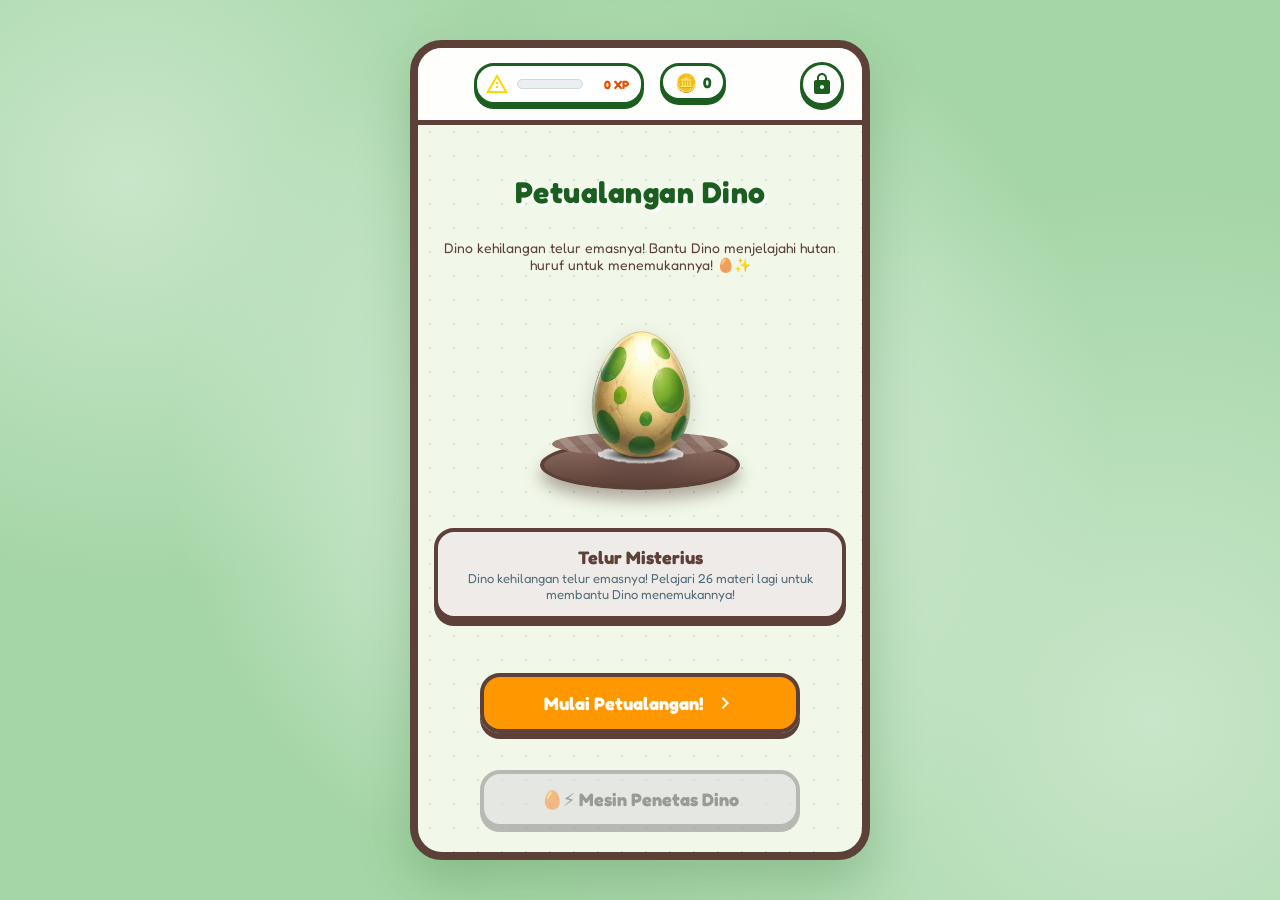
<file: index.html>
<!DOCTYPE html>
<html lang="id">
<head>
    <meta charset="UTF-8">
    <meta name="viewport" content="width=device-width, initial-scale=1.0">
    <meta name="referrer" content="no-referrer">
    <title>Dino Adventure Reading</title>
    <!-- Google Fonts for Kids-friendly UI -->
    <link rel="preconnect" href="https://fonts.googleapis.com">
    <link rel="preconnect" href="https://fonts.gstatic.com" crossorigin>
    <link href="https://fonts.googleapis.com/css2?family=Fredoka:wght@400;500;600;700&family=Edu+AU+VIC+WA+NT+Dots:wght@400;700&display=swap" rel="stylesheet">
    <link rel="stylesheet" href="style.css?v=3">
</head>
<body>
    <div id="game-container">
        <!-- Floating Header -->
        <header id="game-header">
            <button id="btn-back-nest" class="btn-icon header-btn hidden" title="Ke Sarang Dino">
                <svg viewBox="0 0 24 24" width="24" height="24">
                    <path fill="currentColor" d="M10 20v-6h4v6h5v-8h3L12 3 2 12h3v8z"/>
                </svg>
            </button>
            <div class="header-stats-container" style="display: flex; gap: 8px; flex-grow: 1; justify-content: center; margin: 0 10px; max-width: 300px;">
                <div class="xp-display">
                    <div class="xp-icon">
                        <svg viewBox="0 0 24 24" width="24" height="24">
                            <path fill="#FFD700" d="M12 2L1 21h22L12 2zm0 4l7.53 13H4.47L12 6zm-1 8h2v2h-2zm0-4h2v2h-2z"/>
                        </svg>
                    </div>
                    <div class="xp-bar-container">
                        <div id="xp-bar-fill" style="width: 0%;"></div>
                    </div>
                    <span id="xp-text">0 XP</span>
                </div>
                <div class="coin-display" id="coin-display">
                    <span class="coin-icon">🪙</span>
                    <span id="coin-text">0</span>
                </div>
            </div>
            <button id="btn-parent-gate" class="btn-icon header-btn" title="Dashboard Orang Tua">
                <svg viewBox="0 0 24 24" width="24" height="24">
                    <path fill="currentColor" d="M18 8h-1V6c0-2.76-2.24-5-5-5S7 3.24 7 6v2H6c-1.1 0-2 .9-2 2v10c0 1.1.9 2 2 2h12c1.1 0 2-.9 2-2V10c0-1.1-.9-2-2-2zm-6 9c-1.1 0-2-.9-2-2s.9-2 2-2 2 .9 2 2-.9 2-2 2zm3.1-9H8.9V6c0-1.71 1.39-3.1 3.1-3.1 1.71 0 3.1 1.39 3.1 3.1v2z"/>
                </svg>
            </button>
        </header>

        <main id="screen-manager">
            <!-- SCREEN 1: DINO NEST / SARANG DINO -->
            <section id="screen-nest" class="screen active">
                <div class="nest-background-decor"></div>
                <h1 class="game-title">Petualangan Dino</h1>
                <p class="game-subtitle">Dino kehilangan telur emasnya! Bantu Dino menjelajahi hutan huruf untuk menemukannya! 🥚✨</p>

                <div class="nest-area">
                    <div id="dino-avatar-container" class="egg-state">
                        <!-- Will display Egg or hatched Dino via JS -->
                        <img id="egg-element" class="egg wiggling" src="image/dino/telur-utuh.png" alt="Telur Dino" />
                        <div id="dino-element" class="dino hidden">
                            <!-- SVG Dino code will go here dynamically -->
                        </div>
                    </div>
                    <div class="nest-base"></div>
                </div>

                <div class="dino-status-card">
                    <h3 id="dino-name">Telur Misterius</h3>
                    <p id="dino-status-text">Kuasai seluruh huruf & bunyi (sampai za-zo) untuk menetaskan telur ini!</p>
                </div>

                <!-- Shelf for badges given by parents -->
                <div id="nest-parent-badges" class="parent-badges-shelf hidden" style="background: rgba(255,255,255,0.8); border: 2.5px solid var(--earth-brown); border-radius: var(--border-radius-sm); padding: 8px 12px; margin-top: 10px; width: 100%; max-width: 320px; text-align: center; box-shadow: inset 0 0 5px rgba(0,0,0,0.05);">
                    <span style="font-size: 11px; font-weight: 700; color: var(--earth-brown); display: block; margin-bottom: 6px; letter-spacing: 0.5px; text-transform: uppercase;">Prestasi Petualangan Dino 🏆</span>
                    <div id="nest-badges-container" style="display: flex; gap: 8px; justify-content: center; flex-wrap: wrap;">
                        <!-- Badges icons go here -->
                    </div>
                </div>

                <div class="nest-actions" style="display: flex; gap: 10px; width: 100%; max-width: 320px; justify-content: center; margin-top: 10px;">
                    <button id="btn-start-adventure" class="btn-primary pulse" style="flex: 2; margin: 0;">
                        <span>Mulai Petualangan!</span>
                        <svg viewBox="0 0 24 24" width="24" height="24" class="btn-arrow">
                            <path fill="currentColor" d="M8.59 16.59L13.17 12 8.59 7.41 10 6l6 6-6 6-1.41-1.41z"/>
                        </svg>
                    </button>
                    <button id="btn-open-shop" class="btn-secondary hidden" style="flex: 1; border-color: var(--accent); color: var(--accent-dark); display: flex; align-items: center; justify-content: center; gap: 6px; margin: 0; font-size: 14px; padding: 10px;">
                        <span>🛒 Toko Dino</span>
                    </button>
                </div>
                <!-- Button for Dino Egg Hatching Mini Game -->
                <div id="hatching-game-trigger-container" style="width: 100%; max-width: 320px; margin-top: 10px; text-align: center;">
                    <button id="btn-trigger-hatching-game" class="btn-primary" style="width: 100%; margin: 0; background: #FFD54F; border-color: #FFB300; box-shadow: 0 4px 0 #FFB300; color: var(--earth-dark);">
                        <span>🥚⚡ Mesin Penetas Dino</span>
                    </button>
                </div>
            </section>

            <!-- SCREEN 2: MAP / PETA HUTAN HURUF -->
            <section id="screen-map" class="screen hidden">
                <div class="map-container">
                    <h2 class="section-title">Peta Petualangan Dino</h2>
                    <p class="section-subtitle">Dino kehilangan telur emasnya! Bantu Dino menjelajahi hutan huruf untuk menemukannya! 🥚✨</p>

                    <div id="map-page-1" class="map-path">
                        <div class="map-section-header">Bagian 1: Pengenalan Huruf</div>
                        
                        <!-- Node 1: vowels -->
                        <button class="map-node active" data-range="vowels">
                            <span class="node-badge">1</span>
                            <span class="node-label">🌱 Hutan Vokal a, i, u, e, o</span>
                        </button>
                        
                        <!-- Node 2: b-g -->
                        <button class="map-node locked" data-range="b-g">
                            <span class="node-badge">
                                <svg viewBox="0 0 24 24" width="16" height="16"><path fill="currentColor" d="M18 8h-1V6c0-2.76-2.24-5-5-5S7 3.24 7 6v2H6c-1.1 0-2 .9-2 2v10c0 1.1.9 2 2 2h12c1.1 0 2-.9 2-2V10c0-1.1-.9-2-2-2zm-6 9c-1.1 0-2-.9-2-2s.9-2 2-2 2 .9 2 2-.9 2-2 2zm3.1-9H8.9V6c0-1.71 1.39-3.1 3.1-3.1 1.71 0 3.1 1.39 3.1 3.1v2z"/></svg>
                            </span>
                            <span class="node-label">🦖 Lembah Huruf b, c, d, f, g</span>
                        </button>

                        <!-- Node 3: h-m -->
                        <button class="map-node locked" data-range="h-m">
                            <span class="node-badge">
                                <svg viewBox="0 0 24 24" width="16" height="16"><path fill="currentColor" d="M18 8h-1V6c0-2.76-2.24-5-5-5S7 3.24 7 6v2H6c-1.1 0-2 .9-2 2v10c0 1.1.9 2 2 2h12c1.1 0 2-.9 2-2V10c0-1.1-.9-2-2-2zm-6 9c-1.1 0-2-.9-2-2s.9-2 2-2 2 .9 2 2-.9 2-2 2zm3.1-9H8.9V6c0-1.71 1.39-3.1 3.1-3.1 1.71 0 3.1 1.39 3.1 3.1v2z"/></svg>
                            </span>
                            <span class="node-label">🦋 Gua Huruf h, j, k, l, m</span>
                        </button>

                        <!-- Node 4: n-s -->
                        <button class="map-node locked" data-range="n-s">
                            <span class="node-badge">
                                <svg viewBox="0 0 24 24" width="16" height="16"><path fill="currentColor" d="M18 8h-1V6c0-2.76-2.24-5-5-5S7 3.24 7 6v2H6c-1.1 0-2 .9-2 2v10c0 1.1.9 2 2 2h12c1.1 0 2-.9 2-2V10c0-1.1-.9-2-2-2zm-6 9c-1.1 0-2-.9-2-2s.9-2 2-2 2 .9 2 2-.9 2-2 2zm3.1-9H8.9V6c0-1.71 1.39-3.1 3.1-3.1 1.71 0 3.1 1.39 3.1 3.1v2z"/></svg>
                            </span>
                            <span class="node-label">🌋 Bukit Huruf n, p, q, r, s</span>
                        </button>

                        <!-- Node 5: t-z -->
                        <button class="map-node locked" data-range="t-z">
                            <span class="node-badge">
                                <svg viewBox="0 0 24 24" width="16" height="16"><path fill="currentColor" d="M18 8h-1V6c0-2.76-2.24-5-5-5S7 3.24 7 6v2H6c-1.1 0-2 .9-2 2v10c0 1.1.9 2 2 2h12c1.1 0 2-.9 2-2V10c0-1.1-.9-2-2-2zm-6 9c-1.1 0-2-.9-2-2s.9-2 2-2 2 .9 2 2-.9 2-2 2zm3.1-9H8.9V6c0-1.71 1.39-3.1 3.1-3.1 1.71 0 3.1 1.39 3.1 3.1v2z"/></svg>
                            </span>
                            <span class="node-label">🏜️ Gurun Huruf t, v, w, x, y, z</span>
                        </button>

                        <!-- Next Map Button -->
                        <button id="btn-next-map" class="btn-primary hidden pulse" style="margin-top: 15px; width: 82%;">
                            <span>Lanjut ke Bagian 2</span>
                            <svg viewBox="0 0 24 24" width="24" height="24"><path fill="currentColor" d="M8.59 16.59L13.17 12 8.59 7.41 10 6l6 6-6 6-1.41-1.41z"/></svg>
                        </button>
                    </div>

                    <div id="map-page-2" class="map-path hidden">
                        <!-- Back Map Button -->
                        <button id="btn-prev-map" class="btn-secondary" style="margin-bottom: 15px; width: 82%;">
                            <svg viewBox="0 0 24 24" width="20" height="20" style="transform: rotate(180deg); margin-right: 6px;"><path fill="currentColor" d="M8.59 16.59L13.17 12 8.59 7.41 10 6l6 6-6 6-1.41-1.41z"/></svg>
                            <span>Kembali ke Bagian 1</span>
                        </button>

                        <div class="map-section-header" id="header-part2">Bagian 2: Suku Kata & Membaca</div>

                        <!-- Node 1: a-group -->
                        <button class="map-node locked" data-range="a-group">
                            <span class="node-badge">
                                <svg viewBox="0 0 24 24" width="16" height="16"><path fill="currentColor" d="M18 8h-1V6c0-2.76-2.24-5-5-5S7 3.24 7 6v2H6c-1.1 0-2 .9-2 2v10c0 1.1.9 2 2 2h12c1.1 0 2-.9 2-2V10c0-1.1-.9-2-2-2zm-6 9c-1.1 0-2-.9-2-2s.9-2 2-2 2 .9 2 2-.9 2-2 2zm3.1-9H8.9V6c0-1.71 1.39-3.1 3.1-3.1 1.71 0 3.1 1.39 3.1 3.1v2z"/></svg>
                            </span>
                            <span class="node-label">🌱 Lembah Vokal Ganda a</span>
                        </button>

                        <!-- Node 2: ba-bo -->
                        <button class="map-node locked" data-range="ba-bo">
                            <span class="node-badge">
                                <svg viewBox="0 0 24 24" width="16" height="16"><path fill="currentColor" d="M18 8h-1V6c0-2.76-2.24-5-5-5S7 3.24 7 6v2H6c-1.1 0-2 .9-2 2v10c0 1.1.9 2 2 2h12c1.1 0 2-.9 2-2V10c0-1.1-.9-2-2-2zm-6 9c-1.1 0-2-.9-2-2s.9-2 2-2 2 .9 2 2-.9 2-2 2zm3.1-9H8.9V6c0-1.71 1.39-3.1 3.1-3.1 1.71 0 3.1 1.39 3.1 3.1v2z"/></svg>
                            </span>
                            <span class="node-label">🌳 Lembah Membaca ba - bo</span>
                        </button>

                        <!-- Node 3: ca-co -->
                        <button class="map-node locked" data-range="ca-co">
                            <span class="node-badge">
                                <svg viewBox="0 0 24 24" width="16" height="16"><path fill="currentColor" d="M18 8h-1V6c0-2.76-2.24-5-5-5S7 3.24 7 6v2H6c-1.1 0-2 .9-2 2v10c0 1.1.9 2 2 2h12c1.1 0 2-.9 2-2V10c0-1.1-.9-2-2-2zm-6 9c-1.1 0-2-.9-2-2s.9-2 2-2 2 .9 2 2-.9 2-2 2zm3.1-9H8.9V6c0-1.71 1.39-3.1 3.1-3.1 1.71 0 3.1 1.39 3.1 3.1v2z"/></svg>
                            </span>
                            <span class="node-label">🌻 Kebun Membaca ca - co</span>
                        </button>

                        <!-- Node 4: da-do -->
                        <button class="map-node locked" data-range="da-do">
                            <span class="node-badge">
                                <svg viewBox="0 0 24 24" width="16" height="16"><path fill="currentColor" d="M18 8h-1V6c0-2.76-2.24-5-5-5S7 3.24 7 6v2H6c-1.1 0-2 .9-2 2v10c0 1.1.9 2 2 2h12c1.1 0 2-.9 2-2V10c0-1.1-.9-2-2-2zm-6 9c-1.1 0-2-.9-2-2s.9-2 2-2 2 .9 2 2-.9 2-2 2zm3.1-9H8.9V6c0-1.71 1.39-3.1 3.1-3.1 1.71 0 3.1 1.39 3.1 3.1v2z"/></svg>
                            </span>
                            <span class="node-label">🪵 Jembatan Membaca da - do</span>
                        </button>

                        <!-- Node 5: e-group -->
                        <button class="map-node locked" data-range="e-group">
                            <span class="node-badge">
                                <svg viewBox="0 0 24 24" width="16" height="16"><path fill="currentColor" d="M18 8h-1V6c0-2.76-2.24-5-5-5S7 3.24 7 6v2H6c-1.1 0-2 .9-2 2v10c0 1.1.9 2 2 2h12c1.1 0 2-.9 2-2V10c0-1.1-.9-2-2-2zm-6 9c-1.1 0-2-.9-2-2s.9-2 2-2 2 .9 2 2-.9 2-2 2zm3.1-9H8.9V6c0-1.71 1.39-3.1 3.1-3.1 1.71 0 3.1 1.39 3.1 3.1v2z"/></svg>
                            </span>
                            <span class="node-label">🌿 Hutan Vokal Ganda e</span>
                        </button>

                        <!-- Node 6: ga-go -->
                        <button class="map-node locked" data-range="ga-go">
                            <span class="node-badge">
                                <svg viewBox="0 0 24 24" width="16" height="16"><path fill="currentColor" d="M18 8h-1V6c0-2.76-2.24-5-5-5S7 3.24 7 6v2H6c-1.1 0-2 .9-2 2v10c0 1.1.9 2 2 2h12c1.1 0 2-.9 2-2V10c0-1.1-.9-2-2-2zm-6 9c-1.1 0-2-.9-2-2s.9-2 2-2 2 .9 2 2-.9 2-2 2zm3.1-9H8.9V6c0-1.71 1.39-3.1 3.1-3.1 1.71 0 3.1 1.39 3.1 3.1v2z"/></svg>
                            </span>
                            <span class="node-label">⛰️ Tebing Membaca ga - go</span>
                        </button>

                        <!-- Node 7: ha-ho -->
                        <button class="map-node locked" data-range="ha-ho">
                            <span class="node-badge">
                                <svg viewBox="0 0 24 24" width="16" height="16"><path fill="currentColor" d="M18 8h-1V6c0-2.76-2.24-5-5-5S7 3.24 7 6v2H6c-1.1 0-2 .9-2 2v10c0 1.1.9 2 2 2h12c1.1 0 2-.9 2-2V10c0-1.1-.9-2-2-2zm-6 9c-1.1 0-2-.9-2-2s.9-2 2-2 2 .9 2 2-.9 2-2 2zm3.1-9H8.9V6c0-1.71 1.39-3.1 3.1-3.1 1.71 0 3.1 1.39 3.1 3.1v2z"/></svg>
                            </span>
                            <span class="node-label">🌊 Danau Membaca ha - ho</span>
                        </button>

                        <!-- Node 8: i-group -->
                        <button class="map-node locked" data-range="i-group">
                            <span class="node-badge">
                                <svg viewBox="0 0 24 24" width="16" height="16"><path fill="currentColor" d="M18 8h-1V6c0-2.76-2.24-5-5-5S7 3.24 7 6v2H6c-1.1 0-2 .9-2 2v10c0 1.1.9 2 2 2h12c1.1 0 2-.9 2-2V10c0-1.1-.9-2-2-2zm-6 9c-1.1 0-2-.9-2-2s.9-2 2-2 2 .9 2 2-.9 2-2 2zm3.1-9H8.9V6c0-1.71 1.39-3.1 3.1-3.1 1.71 0 3.1 1.39 3.1 3.1v2z"/></svg>
                            </span>
                            <span class="node-label">💧 Oasis Vokal Ganda i</span>
                        </button>

                        <!-- Node 9: ja-jo -->
                        <button class="map-node locked" data-range="ja-jo">
                            <span class="node-badge">
                                <svg viewBox="0 0 24 24" width="16" height="16"><path fill="currentColor" d="M18 8h-1V6c0-2.76-2.24-5-5-5S7 3.24 7 6v2H6c-1.1 0-2 .9-2 2v10c0 1.1.9 2 2 2h12c1.1 0 2-.9 2-2V10c0-1.1-.9-2-2-2zm-6 9c-1.1 0-2-.9-2-2s.9-2 2-2 2 .9 2 2-.9 2-2 2zm3.1-9H8.9V6c0-1.71 1.39-3.1 3.1-3.1 1.71 0 3.1 1.39 3.1 3.1v2z"/></svg>
                            </span>
                            <span class="node-label">🏰 Kuil Membaca ja - jo</span>
                        </button>

                        <!-- Node 10: ka-ko -->
                        <button class="map-node locked" data-range="ka-ko">
                            <span class="node-badge">
                                <svg viewBox="0 0 24 24" width="16" height="16"><path fill="currentColor" d="M18 8h-1V6c0-2.76-2.24-5-5-5S7 3.24 7 6v2H6c-1.1 0-2 .9-2 2v10c0 1.1.9 2 2 2h12c1.1 0 2-.9 2-2V10c0-1.1-.9-2-2-2zm-6 9c-1.1 0-2-.9-2-2s.9-2 2-2 2 .9 2 2-.9 2-2 2zm3.1-9H8.9V6c0-1.71 1.39-3.1 3.1-3.1 1.71 0 3.1 1.39 3.1 3.1v2z"/></svg>
                            </span>
                            <span class="node-label">🌴 Hutan Kelapa Membaca ka - ko</span>
                        </button>

                        <!-- Node 11: la-lo -->
                        <button class="map-node locked" data-range="la-lo">
                            <span class="node-badge">
                                <svg viewBox="0 0 24 24" width="16" height="16"><path fill="currentColor" d="M18 8h-1V6c0-2.76-2.24-5-5-5S7 3.24 7 6v2H6c-1.1 0-2 .9-2 2v10c0 1.1.9 2 2 2h12c1.1 0 2-.9 2-2V10c0-1.1-.9-2-2-2zm-6 9c-1.1 0-2-.9-2-2s.9-2 2-2 2 .9 2 2-.9 2-2 2zm3.1-9H8.9V6c0-1.71 1.39-3.1 3.1-3.1 1.71 0 3.1 1.39 3.1 3.1v2z"/></svg>
                            </span>
                            <span class="node-label">🕯️ Gua Kristal Membaca la - lo</span>
                        </button>

                        <!-- Node 12: ma-mo -->
                        <button class="map-node locked" data-range="ma-mo">
                            <span class="node-badge">
                                <svg viewBox="0 0 24 24" width="16" height="16"><path fill="currentColor" d="M18 8h-1V6c0-2.76-2.24-5-5-5S7 3.24 7 6v2H6c-1.1 0-2 .9-2 2v10c0 1.1.9 2 2 2h12c1.1 0 2-.9 2-2V10c0-1.1-.9-2-2-2zm-6 9c-1.1 0-2-.9-2-2s.9-2 2-2 2 .9 2 2-.9 2-2 2zm3.1-9H8.9V6c0-1.71 1.39-3.1 3.1-3.1 1.71 0 3.1 1.39 3.1 3.1v2z"/></svg>
                            </span>
                            <span class="node-label">🍯 Lembah Madu Membaca ma - mo</span>
                        </button>

                        <!-- Node 13: na-no -->
                        <button class="map-node locked" data-range="na-no">
                            <span class="node-badge">
                                <svg viewBox="0 0 24 24" width="16" height="16"><path fill="currentColor" d="M18 8h-1V6c0-2.76-2.24-5-5-5S7 3.24 7 6v2H6c-1.1 0-2 .9-2 2v10c0 1.1.9 2 2 2h12c1.1 0 2-.9 2-2V10c0-1.1-.9-2-2-2zm-6 9c-1.1 0-2-.9-2-2s.9-2 2-2 2 .9 2 2-.9 2-2 2zm3.1-9H8.9V6c0-1.71 1.39-3.1 3.1-3.1 1.71 0 3.1 1.39 3.1 3.1v2z"/></svg>
                            </span>
                            <span class="node-label">🌧️ Awan Membaca na - no</span>
                        </button>

                        <!-- Node 14: o-group -->
                        <button class="map-node locked" data-range="o-group">
                            <span class="node-badge">
                                <svg viewBox="0 0 24 24" width="16" height="16"><path fill="currentColor" d="M18 8h-1V6c0-2.76-2.24-5-5-5S7 3.24 7 6v2H6c-1.1 0-2 .9-2 2v10c0 1.1.9 2 2 2h12c1.1 0 2-.9 2-2V10c0-1.1-.9-2-2-2zm-6 9c-1.1 0-2-.9-2-2s.9-2 2-2 2 .9 2 2-.9 2-2 2zm3.1-9H8.9V6c0-1.71 1.39-3.1 3.1-3.1 1.71 0 3.1 1.39 3.1 3.1v2z"/></svg>
                            </span>
                            <span class="node-label">🍂 Bukit Vokal Ganda o</span>
                        </button>

                        <!-- Node 15: pa-po -->
                        <button class="map-node locked" data-range="pa-po">
                            <span class="node-badge">
                                <svg viewBox="0 0 24 24" width="16" height="16"><path fill="currentColor" d="M18 8h-1V6c0-2.76-2.24-5-5-5S7 3.24 7 6v2H6c-1.1 0-2 .9-2 2v10c0 1.1.9 2 2 2h12c1.1 0 2-.9 2-2V10c0-1.1-.9-2-2-2zm-6 9c-1.1 0-2-.9-2-2s.9-2 2-2 2 .9 2 2-.9 2-2 2zm3.1-9H8.9V6c0-1.71 1.39-3.1 3.1-3.1 1.71 0 3.1 1.39 3.1 3.1v2z"/></svg>
                            </span>
                            <span class="node-label">🐚 Pantai Membaca pa - po</span>
                        </button>

                        <!-- Node 16: ra-ro -->
                        <button class="map-node locked" data-range="ra-ro">
                            <span class="node-badge">
                                <svg viewBox="0 0 24 24" width="16" height="16"><path fill="currentColor" d="M18 8h-1V6c0-2.76-2.24-5-5-5S7 3.24 7 6v2H6c-1.1 0-2 .9-2 2v10c0 1.1.9 2 2 2h12c1.1 0 2-.9 2-2V10c0-1.1-.9-2-2-2zm-6 9c-1.1 0-2-.9-2-2s.9-2 2-2 2 .9 2 2-.9 2-2 2zm3.1-9H8.9V6c0-1.71 1.39-3.1 3.1-3.1 1.71 0 3.1 1.39 3.1 3.1v2z"/></svg>
                            </span>
                            <span class="node-label">🦖 Lembah Dino Membaca ra - ro</span>
                        </button>

                        <!-- Node 17: sa-so -->
                        <button class="map-node locked" data-range="sa-so">
                            <span class="node-badge">
                                <svg viewBox="0 0 24 24" width="16" height="16"><path fill="currentColor" d="M18 8h-1V6c0-2.76-2.24-5-5-5S7 3.24 7 6v2H6c-1.1 0-2 .9-2 2v10c0 1.1.9 2 2 2h12c1.1 0 2-.9 2-2V10c0-1.1-.9-2-2-2zm-6 9c-1.1 0-2-.9-2-2s.9-2 2-2 2 .9 2 2-.9 2-2 2zm3.1-9H8.9V6c0-1.71 1.39-3.1 3.1-3.1 1.71 0 3.1 1.39 3.1 3.1v2z"/></svg>
                            </span>
                            <span class="node-label">🌾 Padang Rumput Membaca sa - so</span>
                        </button>

                        <!-- Node 18: ta-to -->
                        <button class="map-node locked" data-range="ta-to">
                            <span class="node-badge">
                                <svg viewBox="0 0 24 24" width="16" height="16"><path fill="currentColor" d="M18 8h-1V6c0-2.76-2.24-5-5-5S7 3.24 7 6v2H6c-1.1 0-2 .9-2 2v10c0 1.1.9 2 2 2h12c1.1 0 2-.9 2-2V10c0-1.1-.9-2-2-2zm-6 9c-1.1 0-2-.9-2-2s.9-2 2-2 2 .9 2 2-.9 2-2 2zm3.1-9H8.9V6c0-1.71 1.39-3.1 3.1-3.1 1.71 0 3.1 1.39 3.1 3.1v2z"/></svg>
                            </span>
                            <span class="node-label">🍁 Bukit Oranye Membaca ta - to</span>
                        </button>

                        <!-- Node 19: u-group -->
                        <button class="map-node locked" data-range="u-group">
                            <span class="node-badge">
                                <svg viewBox="0 0 24 24" width="16" height="16"><path fill="currentColor" d="M18 8h-1V6c0-2.76-2.24-5-5-5S7 3.24 7 6v2H6c-1.1 0-2 .9-2 2v10c0 1.1.9 2 2 2h12c1.1 0 2-.9 2-2V10c0-1.1-.9-2-2-2zm-6 9c-1.1 0-2-.9-2-2s.9-2 2-2 2 .9 2 2-.9 2-2 2zm3.1-9H8.9V6c0-1.71 1.39-3.1 3.1-3.1 1.71 0 3.1 1.39 3.1 3.1v2z"/></svg>
                            </span>
                            <span class="node-label">☁️ Awan Vokal Ganda u</span>
                        </button>

                        <!-- Node 20: ya-yo -->
                        <button class="map-node locked" data-range="ya-yo">
                            <span class="node-badge">
                                <svg viewBox="0 0 24 24" width="16" height="16"><path fill="currentColor" d="M18 8h-1V6c0-2.76-2.24-5-5-5S7 3.24 7 6v2H6c-1.1 0-2 .9-2 2v10c0 1.1.9 2 2 2h12c1.1 0 2-.9 2-2V10c0-1.1-.9-2-2-2zm-6 9c-1.1 0-2-.9-2-2s.9-2 2-2 2 .9 2 2-.9 2-2 2zm3.1-9H8.9V6c0-1.71 1.39-3.1 3.1-3.1 1.71 0 3.1 1.39 3.1 3.1v2z"/></svg>
                            </span>
                            <span class="node-label">🔮 Bukit Bintang Membaca ya - yo</span>
                        </button>

                        <!-- Node 21: za-zo -->
                        <button class="map-node locked" data-range="za-zo">
                            <span class="node-badge">
                                <svg viewBox="0 0 24 24" width="16" height="16"><path fill="currentColor" d="M18 8h-1V6c0-2.76-2.24-5-5-5S7 3.24 7 6v2H6c-1.1 0-2 .9-2 2v10c0 1.1.9 2 2 2h12c1.1 0 2-.9 2-2V10c0-1.1-.9-2-2-2zm-6 9c-1.1 0-2-.9-2-2s.9-2 2-2 2 .9 2 2-.9 2-2 2zm3.1-9H8.9V6c0-1.71 1.39-3.1 3.1-3.1 1.71 0 3.1 1.39 3.1 3.1v2z"/></svg>
                            </span>
                            <span class="node-label">👑 Puncak Ajaib Membaca za - zo (Finis)</span>
                        </button>
                    </div>
                </div>
            </section>

            <!-- SCREEN 3: GAMEPLAY CHANNENGE / LAYAR TANTANGAN -->
            <section id="screen-game" class="screen hidden">
                <div class="game-layout">
                    <!-- Top Info inside Game -->
                    <div class="game-progress-wrapper">
                        <span id="game-level-title">Misi: Huruf A - E</span>
                        <div class="game-step-dots" id="game-step-dots">
                            <!-- Filled dynamically via JS -->
                        </div>
                    </div>

                    <!-- Dino Mascot Area -->
                    <div class="game-mascot-container">
                        <div id="game-mascot-dino" class="mascot-dino">
                            <svg viewBox="0 0 200 200" width="100%" height="100%">
                                <image href="image/dino/dino-utama.png" x="0" y="0" width="200" height="200" />
                            </svg>
                        </div>
                    </div>

                    <!-- Main Challenge Box -->
                    <div class="challenge-box" id="challenge-box">
                        <!-- STEP 1: Matching Mode (Forest Search & Drag) -->
                        <div id="game-match-view" class="game-phase-view">
                            <h3 class="phase-instruction">Dengar suara hurufnya, lalu cari dan masukkan ke keranjang Dino! 🧺</h3>
                            
                            <!-- Sound trigger and Target Bubble Row -->
                            <div style="display: flex; align-items: center; justify-content: space-between; width: 100%; margin-bottom: 12px; gap: 10px;">
                                <button id="btn-sound-trigger" class="btn-primary" style="margin: 0; padding: 10px 16px; font-size: 14px; display: flex; align-items: center; gap: 8px; flex-shrink: 0; background: #81C784; border-color: #2E7D32; box-shadow: 0 4px 0 #2E7D32; width: auto;">
                                    <svg viewBox="0 0 24 24" width="20" height="20">
                                        <path fill="currentColor" d="M3 9v6h4l5 5V4L7 9H3zm13.5 3c0-1.77-1.02-3.29-2.5-4.03v8.05c1.48-.73 2.5-2.25 2.5-4.02z"/>
                                    </svg>
                                    <span>Putar Suara</span>
                                </button>
                                
                                <div style="display: flex; align-items: center; gap: 8px;">
                                    <span style="font-size: 15px; font-weight: 700; color: var(--earth-brown);">Cari Huruf:</span>
                                    <div class="match-target-card" style="width: 60px; height: 60px; margin: 0; animation: none; cursor: default; box-shadow: 0 4px 0 var(--earth-dark); display: flex; align-items: center; justify-content: center;">
                                        <span id="match-target-letter" style="font-size: 32px; font-weight: 800; color: var(--accent-dark); line-height: 1;">?</span>
                                    </div>
                                </div>
                            </div>

                            <!-- Forest Playground -->
                            <div id="forest-playground" class="forest-playground">
                                <div class="forest-bg-elements">
                                    <span class="forest-plant plant-tree-1">🌴</span>
                                    <span class="forest-plant plant-tree-2">🌳</span>
                                    <span class="forest-plant plant-bush-1">🌿</span>
                                    <span class="forest-plant plant-bush-2">☘️</span>
                                    <span class="forest-plant plant-rock-1">🪨</span>
                                </div>
                                <div id="forest-draggable-letters" style="position: absolute; top: 0; left: 0; width: 100%; height: 100%; z-index: 6; pointer-events: none;"></div>
                                <div id="dino-basket-dropzone" class="dino-basket-dropzone">
                                    <div class="basket-visual">🧺</div>
                                    <div class="basket-label">Keranjang</div>
                                </div>
                            </div>
                        </div>

                        <!-- STEP 1B: Pasangkan Huruf (Drag Match Uppercase to Lowercase) -->
                        <div id="game-drag-match-view" class="game-phase-view hidden">
                            <h3 class="phase-instruction">Tarik huruf besar di hutan dan pasangkan ke huruf kecil yang cocok di atas! 🧩</h3>
                            
                            <!-- Forest Playground for dragging uppercase letters -->
                            <div id="forest-drag-match-playground" class="forest-playground" style="height: 290px;">
                                <div class="forest-bg-elements">
                                    <span class="forest-plant plant-tree-1">🌴</span>
                                    <span class="forest-plant plant-tree-2">🌳</span>
                                    <span class="forest-plant plant-bush-1">🌿</span>
                                    <span class="forest-plant plant-bush-2">☘️</span>
                                    <span class="forest-plant plant-rock-1">🪨</span>
                                </div>
                                
                                <!-- Drop slots at the top, nested inside the forest -->
                                <div id="drag-match-slots" class="drag-match-slots" style="position: absolute; top: 12px; left: 0; right: 0; z-index: 5; pointer-events: none;">
                                    <!-- Lowercase slots rendered dynamically -->
                                </div>
                                
                                <div id="forest-drag-match-letters" style="position: absolute; top: 0; left: 0; width: 100%; height: 100%; z-index: 6; pointer-events: none;"></div>
                            </div>
                        </div>


                        <!-- STEP 2: Speaking Mode -->
                        <div id="game-speak-view" class="game-phase-view hidden">
                            <h3 class="phase-instruction">Ayo bantu Dino tirukan suara huruf ini!</h3>
                            
                            <!-- Big Display of Target Letter -->
                            <div class="big-letter-display" id="target-letter-display">
                                <span class="letter-main">b</span>
                                <span class="letter-main" style="color: var(--primary);">B</span>
                            </div>

                            <!-- Interactive Recording Control -->
                            <div class="recording-wrapper">
                                <p id="recording-status">Tekan tombol mikrofon lalu tirukan suara hurufnya.</p>
                                
                                <div class="mic-button-container">
                                    <!-- Visual Wave for mic feedback -->
                                    <div class="mic-wave" id="mic-wave"></div>
                                    <button id="btn-record-mic" class="mic-button">
                                        <svg viewBox="0 0 24 24" width="36" height="36" id="icon-mic">
                                            <path fill="currentColor" d="M12 14c1.66 0 3-1.34 3-3V5c0-1.66-1.34-3-3-3S9 3.34 9 5v6c0 1.66 1.34 3 3 3zm5.3-3c0 3-2.54 5.1-5.3 5.1S6.7 14 6.7 11H5c0 3.41 2.72 6.23 6 6.72V21h2v-3.28c3.28-.48 6-3.3 6-6.72h-1.7z"/>
                                        </svg>
                                        <svg viewBox="0 0 24 24" width="36" height="36" id="icon-stop" class="hidden">
                                            <path fill="currentColor" d="M6 19h12V5H6v14z"/>
                                        </svg>
                                    </button>
                                </div>

                                <div class="audio-playback-container hidden" id="playback-area">
                                    <button id="btn-play-recorded" class="btn-secondary">
                                        <svg viewBox="0 0 24 24" width="20" height="20">
                                            <path fill="currentColor" d="M8 5v14l11-7z"/>
                                        </svg>
                                        <span>Dengar Suaramu</span>
                                    </button>
                                </div>
                            </div>

                            <button id="btn-submit-speak" class="btn-primary hidden">
                                <span>Simpan & Lanjut!</span>
                                <svg viewBox="0 0 24 24" width="24" height="24">
                                    <path fill="currentColor" d="M9 16.17L4.83 12l-1.42 1.41L9 19 21 7l-1.41-1.41z"/>
                                </svg>
                            </button>
                        </div>

                        <!-- STEP 2B: Writing Mode (Trace / Assembly) -->
                        <div id="game-write-view" class="game-phase-view hidden">
                            <h3 class="phase-instruction" id="write-instruction">Perbaiki simbol ajaib agar pintu terbuka! 🔮</h3>
                            
                            <!-- Writing Playground -->
                            <div id="forest-write-playground" class="forest-playground writing-playground-bg" style="height: 290px; position: relative;">
                                <!-- Background visual (cracked egg, portal, garden, etc.) -->
                                <div id="write-bg-visual" style="position: absolute; top: 0; left: 0; width: 100%; height: 100%; z-index: 2; pointer-events: none;">
                                    <!-- Dynamic SVG / Emojis loaded here -->
                                </div>
                                
                                <div class="forest-bg-elements">
                                    <span class="forest-plant plant-tree-1">🌴</span>
                                    <span class="forest-plant plant-tree-2">🌳</span>
                                    <span class="forest-plant plant-bush-1">🌿</span>
                                </div>
                                
                                <!-- Canvas overlay for drawing / tracing (z-index: 5) -->
                                <canvas id="write-canvas" style="position: absolute; top: 0; left: 0; width: 100%; height: 100%; z-index: 5; touch-action: none; cursor: crosshair;"></canvas>
                                
                                <!-- Bridge Assembly slots container (z-index: 4) -->
                                <div id="bridge-assembly-slots" style="position: absolute; top: 0; left: 0; width: 100%; height: 100%; z-index: 4; pointer-events: none;">
                                    <!-- Target components slots rendered here -->
                                </div>
                                
                                <!-- Bridge Assembly wood items container (z-index: 6) -->
                                <div id="bridge-assembly-wood" style="position: absolute; top: 0; left: 0; width: 100%; height: 100%; z-index: 6; pointer-events: none;">
                                    <!-- Draggable wood planks rendered here -->
                                </div>
                            </div>
                            
                            <div style="display: flex; align-items: center; justify-content: space-between; width: 100%; margin-top: 12px; gap: 6px;">
                                <button id="btn-write-sound-trigger" class="btn-primary" style="margin: 0; padding: 10px 6px; font-size: 13px; display: flex; align-items: center; justify-content: center; gap: 4px; flex: 1; min-width: 0; background: #81C784; border-color: #2E7D32; box-shadow: 0 4px 0 #2E7D32;">
                                    <svg viewBox="0 0 24 24" width="16" height="16" style="flex-shrink: 0;">
                                        <path fill="currentColor" d="M3 9v6h4l5 5V4L7 9H3zm13.5 3c0-1.77-1.02-3.29-2.5-4.03v8.05c1.48-.73 2.5-2.25 2.5-4.02z"/>
                                    </svg>
                                    <span style="white-space: nowrap; overflow: hidden; text-overflow: ellipsis;">Dengar</span>
                                </button>
                                
                                <button id="btn-reset-write" class="btn-secondary" style="margin: 0; padding: 10px 6px; font-size: 13px; flex: 1; min-width: 0; background: #E0E0E0; border-color: #9E9E9E; box-shadow: 0 4px 0 #9E9E9E; color: #424242;">
                                    <span style="white-space: nowrap; overflow: hidden; text-overflow: ellipsis;">Hapus</span>
                                </button>
  
                                <button id="btn-submit-write" class="btn-primary" style="margin: 0; padding: 10px 6px; font-size: 13px; flex: 1; min-width: 0; background: #FF9800; border-color: #F57C00; box-shadow: 0 4px 0 #F57C00;">
                                    <span style="white-space: nowrap; overflow: hidden; text-overflow: ellipsis;">Selesai</span>
                                </button>
                            </div>
                        </div>

                        <!-- NEW STEP 4: Kata Gambar (for Part 1 Letter Group Reading) -->
                        <div id="game-picture-view" class="game-phase-view hidden" style="position: relative;">
                            <div style="display: flex; justify-content: space-between; align-items: center; width: 100%; margin-bottom: 8px;">
                                <h3 class="phase-instruction" style="margin: 0; text-align: left;">Bacalah bentuk huruf dan nama gambarnya!</h3>
                                
                                <div style="display: flex; gap: 8px;">
                                    <!-- Speaker Helper Button for Pictures -->
                                    <button id="btn-picture-tts-helper" class="btn-icon header-btn" title="Dengar Contoh Pengucapan" style="width: 36px; height: 36px; background: #FFF9C4; border-color: var(--accent); border-radius: 50%; display: flex; justify-content: center; align-items: center; cursor: pointer;">
                                        <svg viewBox="0 0 24 24" width="20" height="20" style="color: var(--accent-dark);">
                                            <path fill="currentColor" d="M3 9v6h4l5 5V4L7 9H3zm13.5 3c0-1.77-1.02-3.29-2.5-4.03v8.05c1.48-.73 2.5-2.25 2.5-4.02zM14 3.23v2.06c2.89.86 5 3.54 5 6.71s-2.11 5.85-5 6.71v2.06c4.01-.91 7-4.49 7-8.77s-2.99-7.86-7-8.77z"/>
                                        </svg>
                                    </button>
                                    <!-- Stop Helper Button for Pictures -->
                                    <button id="btn-picture-tts-stop" class="btn-icon header-btn hidden" title="Hentikan Pengucapan" style="width: 36px; height: 36px; background: #FFCDD2; border-color: #D32F2F; border-radius: 50%; display: flex; justify-content: center; align-items: center; cursor: pointer;">
                                        <svg viewBox="0 0 24 24" width="20" height="20" style="color: #D32F2F;">
                                            <path fill="currentColor" d="M6 6h12v12H6z"/>
                                        </svg>
                                    </button>
                                </div>
                            </div>
                            
                            <div class="picture-sheet-container" id="picture-sheet-container">
                                <!-- Picture-word rows will be generated dynamically -->
                            </div>

                            <div class="recording-wrapper">
                                <p id="picture-recording-status">Tekan tombol mikrofon lalu rekam suaramu saat membaca.</p>
                                
                                <div class="mic-button-container">
                                    <div class="mic-wave" id="mic-wave-picture"></div>
                                    <button id="btn-record-picture" class="mic-button">
                                        <svg viewBox="0 0 24 24" width="36" height="36" id="icon-mic-picture">
                                            <path fill="currentColor" d="M12 14c1.66 0 3-1.34 3-3V5c0-1.66-1.34-3-3-3S9 3.34 9 5v6c0 1.66 1.34 3 3 3zm5.3-3c0 3-2.54 5.1-5.3 5.1S6.7 14 6.7 11H5c0 3.41 2.72 6.23 6 6.72V21h2v-3.28c3.28-.48 6-3.3 6-6.72h-1.7z"/>
                                        </svg>
                                        <svg viewBox="0 0 24 24" width="36" height="36" id="icon-stop-picture" class="hidden">
                                            <path fill="currentColor" d="M6 19h12V5H6v14z"/>
                                        </svg>
                                    </button>
                                </div>

                                <div class="audio-playback-container hidden" id="playback-area-picture">
                                    <button id="btn-play-picture" class="btn-secondary">
                                        <svg viewBox="0 0 24 24" width="20" height="20">
                                            <path fill="currentColor" d="M8 5v14l11-7z"/>
                                        </svg>
                                        <span>Dengar Suaramu</span>
                                    </button>
                                </div>
                            </div>

                            <button id="btn-submit-picture" class="btn-primary hidden">
                                <span>Simpan & Selesai!</span>
                                <svg viewBox="0 0 24 24" width="24" height="24">
                                    <path fill="currentColor" d="M9 16.17L4.83 12l-1.42 1.41L9 19 21 7l-1.41-1.41z"/>
                                </svg>
                            </button>
                        </div>

                        <!-- STEP 3: Lembar Membaca (for Part 2 Syllables & Reading) -->
                        <div id="game-read-view" class="game-phase-view hidden" style="position: relative;">
                            <div style="display: flex; justify-content: space-between; align-items: center; width: 100%; margin-bottom: 8px;">
                                <h3 class="phase-instruction" style="margin: 0; text-align: left;">Ayo baca lembar di bawah ini!</h3>
                                
                                <div style="display: flex; gap: 8px;">
                                    <!-- Speaker Helper Button -->
                                    <button id="btn-read-tts-helper" class="btn-icon header-btn" title="Dengar Contoh Pengucapan" style="width: 36px; height: 36px; background: #FFF9C4; border-color: var(--accent); border-radius: 50%; display: flex; justify-content: center; align-items: center; cursor: pointer;">
                                        <svg viewBox="0 0 24 24" width="20" height="20" style="color: var(--accent-dark);">
                                            <path fill="currentColor" d="M3 9v6h4l5 5V4L7 9H3zm13.5 3c0-1.77-1.02-3.29-2.5-4.03v8.05c1.48-.73 2.5-2.25 2.5-4.02zM14 3.23v2.06c2.89.86 5 3.54 5 6.71s-2.11 5.85-5 6.71v2.06c4.01-.91 7-4.49 7-8.77s-2.99-7.86-7-8.77z"/>
                                        </svg>
                                    </button>
                                    <!-- Stop Helper Button -->
                                    <button id="btn-read-tts-stop" class="btn-icon header-btn hidden" title="Hentikan Pengucapan" style="width: 36px; height: 36px; background: #FFCDD2; border-color: #D32F2F; border-radius: 50%; display: flex; justify-content: center; align-items: center; cursor: pointer;">
                                        <svg viewBox="0 0 24 24" width="20" height="20" style="color: #D32F2F;">
                                            <path fill="currentColor" d="M6 6h12v12H6z"/>
                                        </svg>
                                    </button>
                                </div>
                            </div>
                            
                            <div class="read-sheet-container">
                                <!-- Syllables Header -->
                                <div class="read-syllables-header" id="read-sheet-syllables">
                                    <!-- Dynamic -->
                                </div>
                                
                                <!-- Words list -->
                                <div class="read-words-grid" id="read-sheet-words">
                                    <!-- Dynamic rows -->
                                </div>
                            </div>

                            <!-- Latihan Menulis di Tahap 2 -->
                            <div id="read-write-playground-wrapper" style="margin-top: 15px; border-top: 2px dashed #A5D6A7; padding-top: 12px; margin-bottom: 15px;">
                                <h4 style="margin: 0 0 6px 0; color: #2E7D32; font-size: 14px; text-align: left;">✏️ Latihan Menulis (Ketuk suku kata/kata di atas untuk menulis):</h4>
                                <div id="read-write-playground" class="forest-playground" style="height: 180px; position: relative; background: #E8F5E9; border-radius: 12px; border: 2px solid #81C784;">
                                    <canvas id="read-write-canvas" style="position: absolute; top: 0; left: 0; width: 100%; height: 100%; z-index: 5; touch-action: none; cursor: crosshair;"></canvas>
                                </div>
                                <div style="display: flex; gap: 8px; margin-top: 8px;">
                                    <button id="btn-reset-read-write" class="btn-primary" style="margin: 0; padding: 6px 12px; font-size: 12px; background: #FFA726; border-color: #F57C00; box-shadow: 0 3px 0 #F57C00; flex: 1;">Hapus Coretan</button>
                                    <button id="btn-sound-read-write" class="btn-primary" style="margin: 0; padding: 6px 12px; font-size: 12px; background: #81C784; border-color: #2E7D32; box-shadow: 0 3px 0 #2E7D32; flex: 1;">Dengar Suara</button>
                                </div>
                            </div>

                            <div class="recording-wrapper">
                                <p id="read-recording-status">Tekan tombol mikrofon lalu rekam suaramu saat membaca.</p>
                                
                                <div class="mic-button-container">
                                    <div class="mic-wave" id="mic-wave-read"></div>
                                    <button id="btn-record-read" class="mic-button">
                                        <svg viewBox="0 0 24 24" width="36" height="36" id="icon-mic-read">
                                            <path fill="currentColor" d="M12 14c1.66 0 3-1.34 3-3V5c0-1.66-1.34-3-3-3S9 3.34 9 5v6c0 1.66 1.34 3 3 3zm5.3-3c0 3-2.54 5.1-5.3 5.1S6.7 14 6.7 11H5c0 3.41 2.72 6.23 6 6.72V21h2v-3.28c3.28-.48 6-3.3 6-6.72h-1.7z"/>
                                        </svg>
                                        <svg viewBox="0 0 24 24" width="36" height="36" id="icon-stop-read" class="hidden">
                                            <path fill="currentColor" d="M6 19h12V5H6v14z"/>
                                        </svg>
                                    </button>
                                </div>

                                <div class="audio-playback-container hidden" id="playback-area-read">
                                    <button id="btn-play-read" class="btn-secondary">
                                        <svg viewBox="0 0 24 24" width="20" height="20">
                                            <path fill="currentColor" d="M8 5v14l11-7z"/>
                                        </svg>
                                        <span>Dengar Suaramu</span>
                                    </button>
                                </div>
                            </div>

                            <button id="btn-submit-read" class="btn-primary hidden">
                                <span>Simpan & Selesai!</span>
                                <svg viewBox="0 0 24 24" width="24" height="24">
                                    <path fill="currentColor" d="M9 16.17L4.83 12l-1.42 1.41L9 19 21 7l-1.41-1.41z"/>
                                </svg>
                            </button>
                            <!-- Button to trigger hatching game specifically from read view completion -->
                            <button id="btn-read-trigger-hatching" class="btn-primary hidden" style="background: #FFD54F; border-color: #FFB300; box-shadow: 0 4px 0 #FFB300; color: var(--earth-dark); margin-top: 15px; width: 100%;">
                                <span>🥚⚡ Mainkan Mini Game Penetas Telur Dino!</span>
                            </button>
                        </div>
                    </div>
                </div>
            </section>

            <!-- SCREEN 4: PARENT DASHBOARD / LAYAR ORANG TUA -->
            <section id="screen-parent" class="screen hidden">
                <div class="parent-dashboard-card">
                    <div class="dashboard-header">
                        <h2>Dashboard Orang Tua</h2>
                        <button id="btn-close-parent" class="btn-secondary">
                            <span>Kembali ke Game</span>
                        </button>
                    </div>

                    <div class="dashboard-stats-grid">
                        <div class="stat-card">
                            <span class="stat-label">Total Energi (XP)</span>
                            <span class="stat-value" id="parent-stat-xp">0 XP</span>
                        </div>
                        <div class="stat-card">
                            <span class="stat-label">Dino Kamu</span>
                            <span class="stat-value" id="parent-stat-dino">Telur</span>
                        </div>
                        <div class="stat-card">
                            <span class="stat-label">Materi Dikuasai</span>
                            <span class="stat-value" id="parent-stat-letters">0 / 0</span>
                        </div>
                    </div>

                    <div class="dashboard-tabs">
                        <button class="tab-btn active" data-tab="tab-progress">Materi Dikuasai</button>
                        <button class="tab-btn" data-tab="tab-audio">Rekaman Suara Anak</button>
                        <button class="tab-btn" data-tab="tab-parent-rewards">Beri Hadiah</button>
                    </div>

                    <div class="tab-content" id="tab-progress">
                        <h3>Peta Penguasaan Materi</h3>
                        <div class="alphabet-grid" id="alphabet-progress-grid">
                            <!-- A-Z letters generated with tick / lock state -->
                        </div>
                    </div>

                    <div class="tab-content hidden" id="tab-audio">
                        <h3>Rekaman Suara Pelafalan</h3>
                        <p class="tab-desc">Dengarkan rekaman suara anak saat berlatih mengucapkan huruf.</p>
                        <div class="recordings-list" id="recordings-list-container">
                            <p class="no-recordings">Belum ada rekaman suara tersimpan. Mulai misi membaca dulu!</p>
                        </div>
                    </div>

                    <div class="tab-content hidden" id="tab-parent-rewards">
                        <h3>Pusat Hadiah Orang Tua</h3>
                        <p class="tab-desc" style="font-size: 12px; color: var(--earth-brown); margin-bottom: 12px;">Berikan penghargaan langsung kepada anak Anda untuk memotivasi belajarnya!</p>
                        
                        <!-- 1. Send Coins Form -->
                        <div class="reward-section-card" style="background: rgba(255,255,255,0.7); border: 2.5px solid var(--earth-dark); border-radius: var(--border-radius-md); padding: 12px 14px; margin-bottom: 12px; text-align: left;">
                            <h4 style="margin: 0 0 8px 0; color: var(--primary-dark); font-size: 14px; font-weight: 700; display: flex; align-items: center; gap: 6px;">🪙 Kirim Koin Bonus</h4>
                            <div style="display: flex; gap: 10px; align-items: center;">
                                <select id="parent-coins-select" style="padding: 8px 12px; border-radius: var(--border-radius-sm); border: 2px solid var(--earth-dark); font-family: inherit; font-weight: 600; flex-grow: 1; background: #fff;">
                                    <option value="10">+10 Koin</option>
                                    <option value="25">+25 Koin (Hebat!)</option>
                                    <option value="50" selected>+50 Koin (Luar Biasa!)</option>
                                    <option value="100">+100 Koin (Sempurna!)</option>
                                </select>
                                <button id="btn-parent-send-coins" class="btn-primary" style="margin: 0; padding: 10px 16px; font-size: 13px; flex-shrink: 0; width: auto;">Kirim Koin!</button>
                            </div>
                        </div>

                        <!-- 2. Award Badges -->
                        <div class="reward-section-card" style="background: rgba(255,255,255,0.7); border: 2.5px solid var(--earth-dark); border-radius: var(--border-radius-md); padding: 12px 14px; margin-bottom: 12px; text-align: left;">
                            <h4 style="margin: 0 0 8px 0; color: var(--primary-dark); font-size: 14px; font-weight: 700;">🏆 Berikan Lencana Spesial</h4>
                            <div id="parent-badges-grid" style="display: flex; flex-direction: column; gap: 8px;">
                                <!-- Badges dynamic selection generated via JS -->
                            </div>
                        </div>

                        <!-- 3. Completion Certificate -->
                        <div class="reward-section-card" style="background: rgba(255,255,255,0.7); border: 2.5px solid var(--earth-dark); border-radius: var(--border-radius-md); padding: 12px 14px; text-align: left;">
                            <h4 style="margin: 0 0 8px 0; color: var(--primary-dark); font-size: 14px; font-weight: 700;">🎓 Sertifikat Kelulusan Jilid 1</h4>
                            <p style="font-size: 11px; color: var(--earth-brown); margin: 0 0 10px 0; line-height: 1.3;" id="certificate-info-text">Sertifikat baru bisa dicetak setelah anak menyelesaikan seluruh level Jilid 1 (telur menetas).</p>
                            <button id="btn-print-certificate" class="btn-primary" style="margin: 0; width: 100%; display: flex; align-items: center; justify-content: center; gap: 8px; padding: 12px;" disabled>
                                <span>🖨️ Cetak Sertifikat Kelulusan</span>
                            </button>
                        </div>
                    </div>

                    <div class="danger-zone" style="margin-top: 20px; display: flex; gap: 10px;">
                        <button id="btn-reset-data" class="btn-danger" style="flex: 1;">Reset Progres</button>
                        <button id="btn-cheat-hatch" class="btn-secondary" style="flex: 1; border-color: var(--accent); color: var(--accent-dark);">Cheat: Netaskan Telur</button>
                    </div>
                </div>
            </section>
        </main>

        <!-- MODAL 1: PARENT GATE (Kunci Orang Tua) -->
        <div id="parent-gate-modal" class="modal-overlay hidden">
            <div class="modal-content">
                <h3>Khusus Orang Tua</h3>
                <p>Silakan jawab pertanyaan matematika di bawah ini untuk membuka halaman dashboard:</p>
                <div class="math-question" id="gate-question">5 + 3 = ?</div>
                <input type="number" id="gate-answer" placeholder="Jawaban Anda..." pattern="[0-9]*" inputmode="numeric">
                <div class="modal-actions">
                    <button id="btn-gate-cancel" class="btn-secondary">Batal</button>
                    <button id="btn-gate-submit" class="btn-primary">Masuk</button>
                </div>
                <p id="gate-error" class="error-text hidden">Jawaban salah! Coba lagi.</p>
            </div>
        </div>

        <!-- MODAL 2: EGG HATCHING ANIMATION (Animasi Telur Menetas) -->
        <div id="hatching-modal" class="modal-overlay hidden">
            <div class="modal-content hatching-content" style="max-width: 650px;">
                <button id="btn-exit-hatching-game" onclick="document.getElementById('hatching-modal').classList.add('hidden'); if(typeof changeScreen === 'function') changeScreen('nest');" style="position: absolute; right: 12px; top: 12px; background: rgba(0,0,0,0.06); border: none; font-size: 24px; font-weight: bold; color: var(--earth-brown); cursor: pointer; width: 40px; height: 40px; border-radius: 50%; display: flex; align-items: center; justify-content: center; z-index: 9999;">✕</button>
                <div class="confetti-container" id="hatching-confetti"></div>
                
                <!-- GAME SCREEN: MESIN PENETAS TELUR DINO -->
                <div id="hatching-game-screen" style="position: relative;">
                    <h2 style="margin-top: 0; padding-right: 30px;">Mesin Penetas Telur Dino 🥚⚡</h2>
                    <div class="hatching-game-layout">
                        <!-- Panel Kiri: Mesin Penetas & Telur -->
                        <div class="hatching-panel-left">
                            <div class="hatching-animation-area" style="margin: 0; background: #e0f2f1; border: 4px solid var(--earth-dark); border-radius: var(--border-radius-md); box-shadow: inset 0 3px 6px rgba(0,0,0,0.1); height: 195px; width: 100%; position: relative; overflow: hidden; display: flex; justify-content: center; align-items: flex-end; padding-bottom: 15px; gap: 0px;">
                                <div id="hatching-mascot" class="mascot-dino" style="position: relative; width: 130px; height: 130px; z-index: 5; margin-right: -30px;"></div>
                                <div class="hatching-egg-container" style="position: relative; width: 150px; height: 150px; display: flex; justify-content: center; align-items: center;">
                                    <img id="anim-egg" class="hatching-egg-graphic" src="image/dino/telur-utuh.png" alt="Telur Dino" style="width: 140px; height: 140px; object-fit: contain;" />
                                    <div id="anim-dino" class="hatched-dino hidden"></div>
                                </div>
                            </div>
                            
                            <!-- Energy Progress Bar -->
                            <div class="hatching-energy-container" style="margin-top: 10px; width: 100%;">
                                <div style="display: flex; justify-content: space-between; font-size: 11px; font-weight: 700; color: var(--earth-dark); margin-bottom: 2px;">
                                    <span>Energi Mesin Penetas:</span>
                                    <span id="hatching-energy-text">0%</span>
                                </div>
                                <div class="hatching-energy-bar-bg" style="width: 100%; height: 16px; background: #efebe9; border: 2.5px solid var(--earth-dark); border-radius: 8px; overflow: hidden; position: relative;">
                                    <div id="hatching-energy-bar-fill" style="width: 0%; height: 100%; background: linear-gradient(90deg, #81C784 0%, #4CAF50 50%, #FFD54F 100%); transition: width 0.5s ease-out; box-shadow: inset 0 2px 4px rgba(255,255,255,0.4);"></div>
                                </div>
                            </div>
                        </div>
                        
                        <!-- Panel Kanan: Kuis Pilihan Huruf -->
                        <div class="hatching-panel-right">
                            <div class="hatching-target-box" style="background: #FFF9C4; border: 3px solid var(--earth-dark); border-radius: var(--border-radius-md); padding: 4px 6px; display: flex; flex-direction: column; align-items: center; justify-content: center; min-height: 60px; position: relative; box-shadow: 0 3px 0 var(--earth-dark);">
                                <span style="font-size: 10px; font-weight: 700; color: var(--earth-brown); text-transform: uppercase; letter-spacing: 0.5px;">Target Huruf:</span>
                                <span id="hatching-target-display" style="font-size: 28px; font-weight: 900; color: var(--earth-dark); font-family: 'Outfit', sans-serif; line-height: 1.1;">A</span>
                                <button id="btn-sound-hatching" class="btn-primary" style="margin: 3px 0 0 0; padding: 3px 8px; font-size: 10px; width: auto; background: #81C784; border-color: #2E7D32; box-shadow: 0 2px 0 #2E7D32;">🔊 Dengar</button>
                            </div>
                            
                            <!-- Pilihan Jawaban (Grid 4 Tombol) -->
                            <div class="hatching-choices-grid" id="hatching-choices-grid" style="display: grid; grid-template-columns: repeat(2, 1fr); gap: 6px; margin-top: 10px;">
                                <!-- Tombol akan di-render dinamis oleh JS -->
                            </div>
                        </div>
                    </div>
                </div>

                <!-- SUCCESS SCREEN: SERTIFIKAT KELULUSAN JILID 1 -->
                <div id="hatching-certificate-screen" class="hidden" style="text-align: center; padding: 10px;">
                    <div style="background: #FFFDE7; border: 5px solid #FFB300; border-radius: var(--border-radius-lg); padding: 18px 20px; box-shadow: 0 8px 15px rgba(0,0,0,0.1); position: relative; overflow: hidden; margin-bottom: 15px;">
                        <!-- Certificate Watermark Dino -->
                        <div style="position: absolute; right: -15px; bottom: -15px; font-size: 110px; opacity: 0.08; pointer-events: none; transform: rotate(-15deg);">🦖</div>
                        <div style="position: absolute; left: -15px; top: -15px; font-size: 110px; opacity: 0.08; pointer-events: none; transform: rotate(15deg);">👑</div>

                        <span style="font-size: 12px; font-weight: 700; color: #FF8F00; letter-spacing: 2px; text-transform: uppercase;">Sertifikat Kelulusan</span>
                        <h1 style="font-size: 26px; font-weight: 900; color: #E65100; margin: 4px 0 8px 0; font-family: 'Outfit', sans-serif; text-shadow: 1px 1px 0 rgba(0,0,0,0.05);">HUTAN HURUF JILID 1</h1>
                        
                        <div style="width: 80px; height: 3px; background: #FFB300; margin: 0 auto 12px auto; border-radius: 1.5px;"></div>
                        
                        <p style="font-size: 13px; color: var(--earth-dark); margin: 0 0 10px 0; line-height: 1.4;">
                            Diberikan kepada petualang hebat yang telah berhasil mempelajari seluruh huruf vokal dan konsonan <strong>A sampai Z</strong>!
                        </p>
                        
                        <div style="display: inline-flex; align-items: center; justify-content: center; background: var(--white); border: 2.5px solid var(--earth-dark); border-radius: var(--border-radius-md); padding: 6px 12px; gap: 8px; margin: 5px 0;">
                            <span style="font-size: 28px;">🏆</span>
                            <div style="text-align: left;">
                                <div style="font-weight: 800; font-size: 12px; color: var(--earth-dark);">Lencana Kelulusan Jilid 1</div>
                                <div style="font-size: 10px; color: var(--earth-brown);">Bonus Lencana & +50 Bintang diperoleh!</div>
                            </div>
                        </div>
                        
                        <p style="font-size: 11px; color: var(--earth-brown); font-style: italic; margin-top: 10px;">
                            "Dino sangat bangga padamu! Mari lanjutkan perjalanan!"
                        </p>
                    </div>

                    <button id="btn-close-hatching" class="btn-primary" style="width: 100%; padding: 12px; font-size: 15px; background: #4CAF50; border-color: #2E7D32; box-shadow: 0 4px 0 #2E7D32;">
                        <span>Lanjut ke Pulau Suku Kata (Jilid 2) ⛵</span>
                    </button>
                </div>
            </div>
        </div>

        <!-- MODAL 3: MISSION PREVIEW (Pratinjau Misi) -->
        <div id="mission-modal" class="modal-overlay hidden">
            <div class="modal-content mission-content" style="max-width: 340px; border: 5px solid var(--earth-dark); border-radius: var(--border-radius-lg); background: #FFFDE7;">
                <div class="mission-header" style="text-align: center; border-bottom: 3px dashed var(--earth-brown); padding-bottom: 12px; margin-bottom: 15px;">
                    <span id="mission-area-emoji" style="font-size: 44px;">🌱</span>
                    <h2 id="mission-area-title" style="color: var(--primary-dark); font-size: 20px; margin-top: 5px; font-weight: 700;">Hutan Huruf A-E</h2>
                </div>
                
                <div class="mission-story" style="font-style: italic; color: var(--earth-brown); text-align: center; margin-bottom: 18px; font-size: 14px; line-height: 1.4;">
                    <p id="mission-story-text">"Dino mendeteksi suara daun berbisik di kejauhan. Ayo bantu Dino menelusuri jejak misterius ini!"</p>
                </div>
                
                <div class="mission-targets" style="background: rgba(255,255,255,0.7); border: 2.5px solid var(--gray); border-radius: var(--border-radius-sm); padding: 10px 14px; margin-bottom: 18px;">
                    <h3 style="color: var(--earth-dark); font-size: 14px; margin-bottom: 6px; font-weight: 700;">🎯 Target Misi:</h3>
                    <ul id="mission-targets-list" style="margin: 0; padding-left: 20px; font-size: 14px; font-weight: 600; color: var(--earth-dark);">
                        <li>Temukan huruf a, b, c, d, e</li>
                    </ul>
                </div>
                
                <div class="mission-rewards" style="text-align: center;">
                    <h3 style="color: var(--earth-dark); font-size: 14px; font-weight: 700; margin-bottom: 8px;">🎁 Hadiah Misi:</h3>
                    <div style="display: flex; justify-content: center; gap: 15px;">
                        <span class="reward-badge" style="background: var(--white); border: 2.5px solid var(--primary-dark); padding: 4px 10px; border-radius: 15px; font-size: 13px; font-weight: 700; color: var(--primary-dark); box-shadow: 0 3px 0 var(--primary-dark);">⭐ <span id="mission-reward-xp">50</span> XP</span>
                        <span class="reward-badge" style="background: var(--white); border: 2.5px solid var(--primary-dark); padding: 4px 10px; border-radius: 15px; font-size: 13px; font-weight: 700; color: var(--primary-dark); box-shadow: 0 3px 0 var(--primary-dark);">🪙 <span id="mission-reward-coins">10</span> Koin</span>
                    </div>
                </div>

                <div class="modal-actions" style="margin-top: 24px; display: flex; gap: 10px;">
                    <button id="btn-mission-cancel" class="btn-secondary" style="flex: 1; margin: 0; padding: 10px;">Batal</button>
                    <button id="btn-mission-start" class="btn-primary" style="flex: 1; margin: 0; padding: 10px;">Mulai Misi!</button>
                </div>
            </div>
        </div>

        <!-- MODAL 4: DINO SHOP (Toko Aksesoris Dino) -->
        <div id="shop-modal" class="modal-overlay hidden">
            <div class="modal-content shop-content" style="max-width: 360px; border: 5px solid var(--earth-dark); border-radius: var(--border-radius-lg); background: #FFFDE7; max-height: 85vh; display: flex; flex-direction: column;">
                <div class="shop-header" style="text-align: center; border-bottom: 3px dashed var(--earth-brown); padding-bottom: 12px; margin-bottom: 15px; flex-shrink: 0;">
                    <h2 style="color: var(--primary-dark); font-size: 20px; font-weight: 700; margin: 0;">🛒 Toko Aksesoris Dino</h2>
                    <p style="font-size: 13px; color: var(--earth-brown); margin: 3px 0 8px 0;">Kustomisasi dinosaurus dengan koin hasil belajarmu!</p>
                    
                    <div style="display: flex; gap: 8px; justify-content: center; align-items: center; flex-wrap: wrap; margin-bottom: 8px;">
                        <div class="shop-wallet" style="background: #FFF9C4; border: 2.5px solid var(--primary-dark); padding: 6px 14px; border-radius: var(--border-radius-sm); font-size: 14px; font-weight: 700; color: var(--primary-dark); display: inline-flex; align-items: center; gap: 4px; box-shadow: 0 3px 0 var(--primary-dark);">
                            <span>Dompet: 🪙 <strong id="shop-coin-count">0</strong></span>
                        </div>
                        <div class="shop-wallet" style="background: #E8F5E9; border: 2.5px solid var(--primary-dark); padding: 6px 14px; border-radius: var(--border-radius-sm); font-size: 14px; font-weight: 700; color: var(--primary-dark); display: inline-flex; align-items: center; gap: 4px; box-shadow: 0 3px 0 var(--primary-dark);">
                            <span>XP: ⭐ <strong id="shop-xp-count">0</strong></span>
                        </div>
                    </div>
                    
                    <!-- XP Exchange Box -->
                    <div style="background: #F9FBE7; border: 2px dashed #81C784; border-radius: var(--border-radius-sm); padding: 8px; display: flex; flex-direction: column; align-items: center; gap: 5px;">
                        <span style="font-size: 11px; color: var(--earth-brown); font-weight: 700;">🔁 Tukar 100 XP ➜ 🪙 10 Koin</span>
                        <button id="btn-exchange-xp" class="btn-primary" style="margin: 0; padding: 6px 12px; font-size: 12px; width: auto; background: #81C784; border-color: #2E7D32; box-shadow: 0 3px 0 #2E7D32;">Tukar Sekarang</button>
                    </div>
                </div>
                
                <div class="shop-items-grid" id="shop-items-grid" style="display: flex; flex-direction: column; gap: 10px; overflow-y: auto; flex-grow: 1; padding-right: 5px; margin-bottom: 15px;">
                    <!-- Dynamically generated items -->
                </div>

                <div class="modal-actions" style="flex-shrink: 0;">
                    <button id="btn-shop-close" class="btn-primary" style="width: 100%; margin: 0; padding: 12px;">Selesai</button>
                </div>
            </div>
        </div>

        <!-- MODAL 5: CERTIFICATE MODAL (Print Ready) -->
        <div id="certificate-modal" class="modal-overlay hidden">
            <div class="modal-content certificate-content" style="max-width: 600px; width: 90%; background: #FFF; border: 15px double #FFB300; border-radius: 10px; padding: 24px; text-align: center; font-family: 'Fredoka', sans-serif; position: relative;">
                
                <div style="font-size: 13px; color: var(--gray-dark); margin-bottom: 12px;" class="no-print">
                    <p style="margin: 0;">Pratinjau Cetak. Klik tombol di bawah untuk mencetak sertifikat di kertas!</p>
                </div>
                
                <div class="print-certificate-body" style="border: 2px solid #FFD54F; padding: 24px 20px; border-radius: 8px; background: #FFFDF0; position: relative; overflow: hidden; text-align: center;">
                    <div style="font-size: 44px; margin-bottom: 8px;">🎓</div>
                    <h1 style="font-size: 24px; color: #E65100; font-weight: 700; margin: 0 0 8px 0; text-transform: uppercase; letter-spacing: 1px;">Sertifikat Penghargaan</h1>
                    <p style="font-size: 13px; color: #5D4037; font-weight: 600; margin: 0 0 16px 0;">Diberikan dengan bangga kepada petualang hebat:</p>
                    
                    <h2 id="cert-dino-name" style="font-size: 26px; color: #2E7D32; font-weight: 700; border-bottom: 3px dashed #81C784; display: inline-block; padding: 0 15px 5px 15px; margin: 0 0 16px 0;">Nama Dino</h2>
                    
                    <p style="font-size: 13px; color: #5D4037; line-height: 1.5; max-width: 440px; margin: 0 auto 16px auto; font-weight: 500;">
                        Telah berhasil menyelesaikan seluruh petualangan membaca **Jilid 1** (Pengenalan Huruf & Suku Kata Konsonan b-z) di dunia **Dino Adventure Reading**!
                    </p>
                    
                    <div style="display: flex; justify-content: space-around; align-items: center; margin-top: 24px; border-top: 1.5px dashed #BCAAA4; padding-top: 16px;">
                        <div>
                            <span style="font-size: 10px; color: #795548; display: block; font-weight: 600;">TANGGAL LULUS</span>
                            <strong id="cert-date" style="font-size: 12px; color: #5D4037; font-weight: 700;">23 Juni 2026</strong>
                        </div>
                        <div style="font-size: 36px; line-height: 1;">🦖</div>
                        <div>
                            <span style="font-size: 10px; color: #795548; display: block; font-weight: 600;">TANDA TANGAN</span>
                            <strong style="font-size: 12px; color: #2E7D32; font-weight: 700; letter-spacing: 0.5px;">Dino Tricera</strong>
                        </div>
                    </div>
                </div>

                <div class="modal-actions no-print" style="margin-top: 20px; display: flex; gap: 10px;">
                    <button id="btn-cert-close" class="btn-secondary" style="flex: 1; margin: 0; padding: 10px;">Tutup</button>
                    <button id="btn-cert-print-action" class="btn-primary" style="flex: 1; margin: 0; background: #E65100; border-color: #BF360C; box-shadow: 0 4px 0 #BF360C; padding: 10px;">Cetak Sekarang!</button>
                </div>
            </div>
        </div>

        <!-- MODAL 6: PARENT GIFT (Hadiah Kejutan Orang Tua) -->
        <div id="gift-modal" class="modal-overlay hidden">
            <div class="modal-content gift-content" style="max-width: 320px; border: 5px solid var(--earth-dark); border-radius: var(--border-radius-lg); background: #FFFDE7; text-align: center;">
                <div style="font-size: 50px; margin-bottom: 10px; animation: wiggle 1.5s infinite;">🎁</div>
                <h2 style="color: var(--primary-dark); font-size: 20px; font-weight: 700; margin: 0 0 5px 0;">Kejutan Dari Orang Tua!</h2>
                <p style="font-size: 13px; color: var(--earth-brown); line-height: 1.4; margin-bottom: 15px;">Ibu/Ayah sangat bangga dengan usahamu belajar membaca hari ini!</p>
                
                <div id="gift-items-area" style="background: rgba(255,255,255,0.7); border: 2.5px solid var(--gray); border-radius: var(--border-radius-sm); padding: 12px; margin-bottom: 18px; display: flex; flex-direction: column; gap: 8px; justify-content: center; align-items: center;">
                    <!-- Dynamic rewards description -->
                </div>
                
                <button id="btn-claim-gift" class="btn-primary" style="width: 100%; margin: 0; padding: 12px;">Terima Kasih! ❤️</button>
            </div>
        </div>

        <!-- MODAL 7: TREASURE CHEST (Peti Harta Karun) -->
        <div id="chest-modal" class="modal-overlay hidden">
            <div class="modal-content chest-content" style="max-width: 320px; border: 5px solid var(--earth-dark); border-radius: var(--border-radius-lg); background: #FFFDE7; text-align: center; position: relative;">
                <div class="confetti-container" id="chest-confetti"></div>
                <h2 id="chest-title" style="color: var(--primary-dark); font-size: 20px; font-weight: 700; margin: 0 0 5px 0;">Peti Harta Karun! 🏴‍☠️</h2>
                <p id="chest-subtitle" style="font-size: 13px; color: var(--earth-brown); line-height: 1.4; margin-bottom: 15px;">Kamu menyelesaikan misi! Klik peti untuk membukanya!</p>
                
                <div class="chest-animation-area" style="height: 180px; display: flex; justify-content: center; align-items: center; margin-bottom: 15px;">
                    <svg class="treasure-chest" id="chest-svg" viewBox="0 0 100 100" width="150" height="150" style="cursor: pointer; transition: transform 0.2s;">
                        <g id="chest-state-locked">
                            <!-- Lid -->
                            <path d="M20 40 C20 20, 80 20, 80 40 Z" fill="#8D6E63" stroke="#5D4037" stroke-width="3" />
                            <!-- Lid metal bands -->
                            <path d="M32 24 C36 24, 36 40, 32 40" fill="none" stroke="#455A64" stroke-width="4" />
                            <path d="M68 24 C64 24, 64 40, 68 40" fill="none" stroke="#455A64" stroke-width="4" />
                            <!-- Bottom chest body -->
                            <rect x="20" y="40" width="60" height="36" rx="4" fill="#795548" stroke="#5D4037" stroke-width="3" />
                            <!-- Bottom metal corners -->
                            <path d="M20 40 L30 40 L30 76 L20 76 Z" fill="#455A64" opacity="0.3" />
                            <path d="M80 40 L70 40 L70 76 L80 76 Z" fill="#455A64" opacity="0.3" />
                            <!-- Metal trim borders -->
                            <line x1="20" y1="40" x2="80" y2="40" stroke="#5D4037" stroke-width="3" />
                            <rect x="20" y="40" width="60" height="36" rx="4" fill="none" stroke="#455A64" stroke-width="3" />
                            <!-- Large lock -->
                            <rect x="44" y="36" width="12" height="14" rx="2" fill="#FFC107" stroke="#F57C00" stroke-width="2" />
                            <circle cx="50" cy="42" r="2" fill="#3E2723" />
                            <line x1="50" y1="44" x2="50" y2="48" stroke="#3E2723" stroke-width="2" />
                        </g>
                        <g id="chest-state-opened" class="hidden">
                            <!-- Lid behind -->
                            <path d="M20 25 C20 10, 80 10, 80 25 Z" fill="#8D6E63" stroke="#5D4037" stroke-width="3" />
                            <!-- Gold pile inside chest -->
                            <ellipse cx="50" cy="42" rx="28" ry="12" fill="#FFD54F" stroke="#FFB300" stroke-width="1.5" />
                            <circle cx="38" cy="40" r="4" fill="#FFC107" />
                            <circle cx="44" cy="38" r="5" fill="#FFD54F" />
                            <circle cx="50" cy="41" r="6" fill="#FFCA28" />
                            <circle cx="56" cy="39" r="4" fill="#FFD54F" />
                            <circle cx="62" cy="42" r="5" fill="#FFC107" />
                            <!-- Sparkles / Gems -->
                            <polygon points="34,35 36,32 38,35 36,38" fill="#E91E63" />
                            <polygon points="50,28 52,24 54,28 52,32" fill="#2196F3" />
                            <polygon points="66,33 68,30 70,33 68,36" fill="#4CAF50" />
                            <!-- Chest body -->
                            <rect x="20" y="40" width="60" height="36" rx="4" fill="#795548" stroke="#5D4037" stroke-width="3" />
                            <rect x="20" y="40" width="60" height="36" rx="4" fill="none" stroke="#455A64" stroke-width="3" />
                            <!-- Lock hanging open -->
                            <rect x="44" y="42" width="12" height="10" rx="2" fill="#FFC107" stroke="#F57C00" stroke-width="2" />
                            <path d="M46 42 C46 36, 54 36, 54 42" fill="none" stroke="#FFB74D" stroke-width="2" />
                        </g>
                    </svg>
                </div>
                
                <div id="chest-reward-area" class="hidden" style="background: rgba(255,255,255,0.7); border: 2.5px solid var(--gray); border-radius: var(--border-radius-sm); padding: 12px; margin-bottom: 18px; display: flex; flex-direction: column; gap: 8px; justify-content: center; align-items: center;">
                    <div style="font-size: 18px; font-weight: 700; color: var(--primary-dark); display: flex; align-items: center; gap: 6px;">
                        <span>🪙</span> <span id="chest-coins-reward">+0 Koin!</span>
                    </div>
                    <div style="font-size: 12px; color: var(--earth-brown);">Koin ditambahkan ke dompetmu!</div>
                </div>
                
                <button id="btn-claim-chest" class="btn-primary hidden" style="width: 100%; margin: 0; padding: 12px;">Klaim Hadiah! 🪙</button>
            </div>
        </div>
        <!-- MODAL 8: MYSTERY BOX REWARD -->
        <div id="mystery-reward-modal" class="modal-overlay hidden">
            <div class="modal-content" style="max-width: 320px; border: 5px solid var(--earth-dark); border-radius: var(--border-radius-lg); background: #FFFDE7; text-align: center; position: relative;">
                <div class="confetti-container" id="mystery-confetti"></div>
                <h2 style="color: #E65100; font-size: 20px; font-weight: 700; margin: 0 0 5px 0;">Hadiah Misteri Terbuka! 🎉</h2>
                <p style="font-size: 13px; color: var(--earth-brown); line-height: 1.4; margin-bottom: 15px;">Selamat! Kamu mendapatkan aksesoris baru untuk Dino-mu!</p>
                
                <div id="mystery-reward-card-area" style="background: rgba(255,255,255,0.8); border: 3px solid var(--earth-dark); border-radius: var(--border-radius-md); padding: 16px; margin-bottom: 18px; display: flex; flex-direction: column; align-items: center; justify-content: center; gap: 8px;">
                    <!-- Show unlocked accessory details here -->
                </div>
                
                <button id="btn-close-mystery-reward" class="btn-primary" style="width: 100%; margin: 0; padding: 12px; background: #FF9800; border-color: #F57C00; box-shadow: 0 4px 0 #F57C00;">Pakai & Tutup! 🦖</button>
            </div>
        </div>
    </div>

    <!-- Global confetti container for full screen bursts -->
    <div id="global-confetti" class="confetti-container" style="position: fixed; top: 0; left: 0; width: 100vw; height: 100vh; pointer-events: none; overflow: hidden; z-index: 9999;"></div>

    <!-- Notification system for inline game alerts -->
    <div id="game-notification" class="notification hidden">
        <span class="notification-text">Hebat! +10 XP</span>
    </div>

    <!-- ═══ CORE ═══ -->
    <script src="js/core/config.js"></script>
    <script src="js/core/storage.js"></script>
    <script src="js/core/state.js"></script>
    <script src="js/core/router.js"></script>

    <!-- ═══ AUDIO ═══ -->
    <script src="js/audio/tts.js"></script>
    <script src="js/audio/suara.js"></script>

    <!-- ═══ LEARNING / HURUF (subfolder) ═══ -->
    <script src="js/learning/huruf/huruf-utils.js"></script>
    <script src="js/learning/huruf/huruf-matching.js"></script>
    <script src="js/learning/huruf/huruf-dragdrop.js"></script>
    <script src="js/learning/huruf/huruf-intro.js"></script>
    <script src="js/learning/huruf/huruf-router.js"></script>

    <!-- ═══ LEARNING / MENULIS ═══ -->
    <script src="js/learning/menulis.js"></script>

    <!-- ═══ GAME ═══ -->
    <script src="js/game/reward.js"></script>
    <script src="js/game/hatching-game.js"></script>

    <!-- ═══ PROGRESS ═══ -->
    <script src="js/progress/progress.js"></script>

    <!-- ═══ UI ═══ -->
    <script src="js/ui/dino.js"></script>
    <script src="js/ui/events.js"></script>

    <!-- ═══ ENTRY POINT ═══ -->
    <script src="app.js"></script>
</body>
</html>
</file>
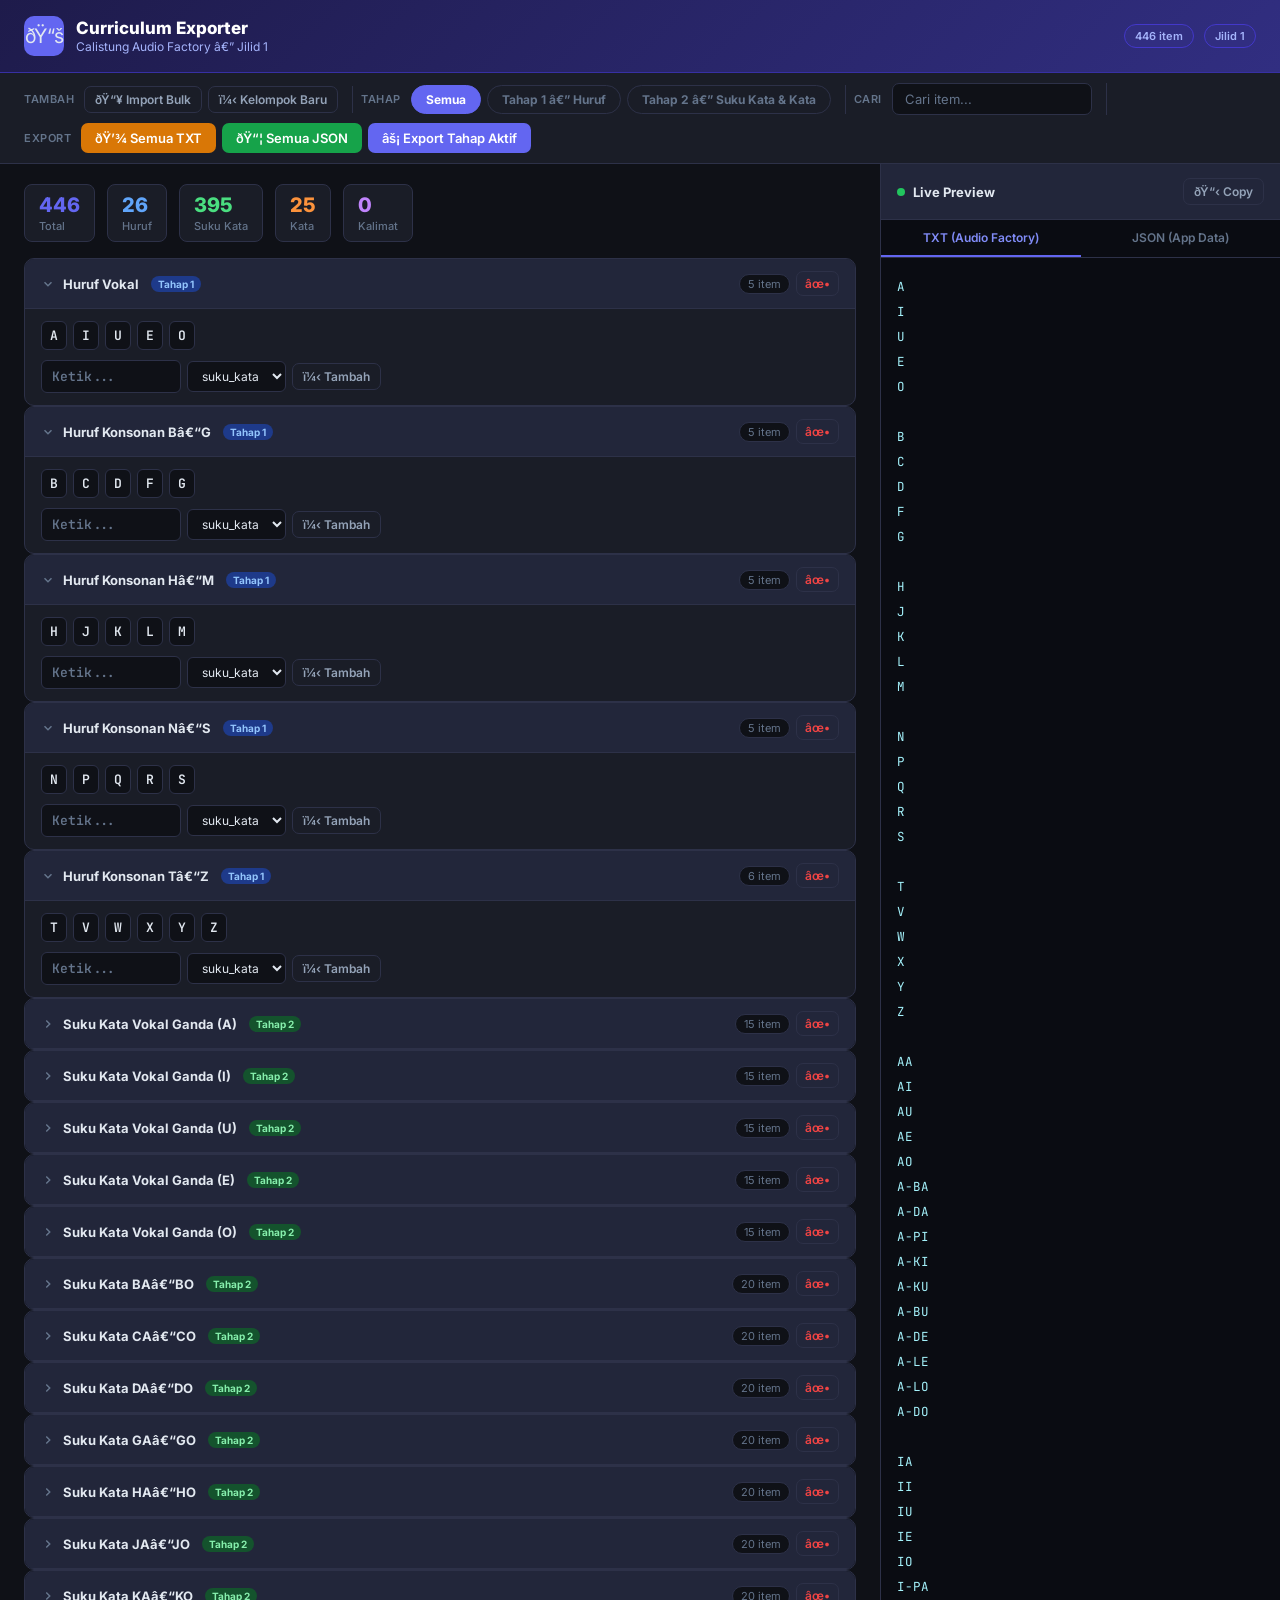
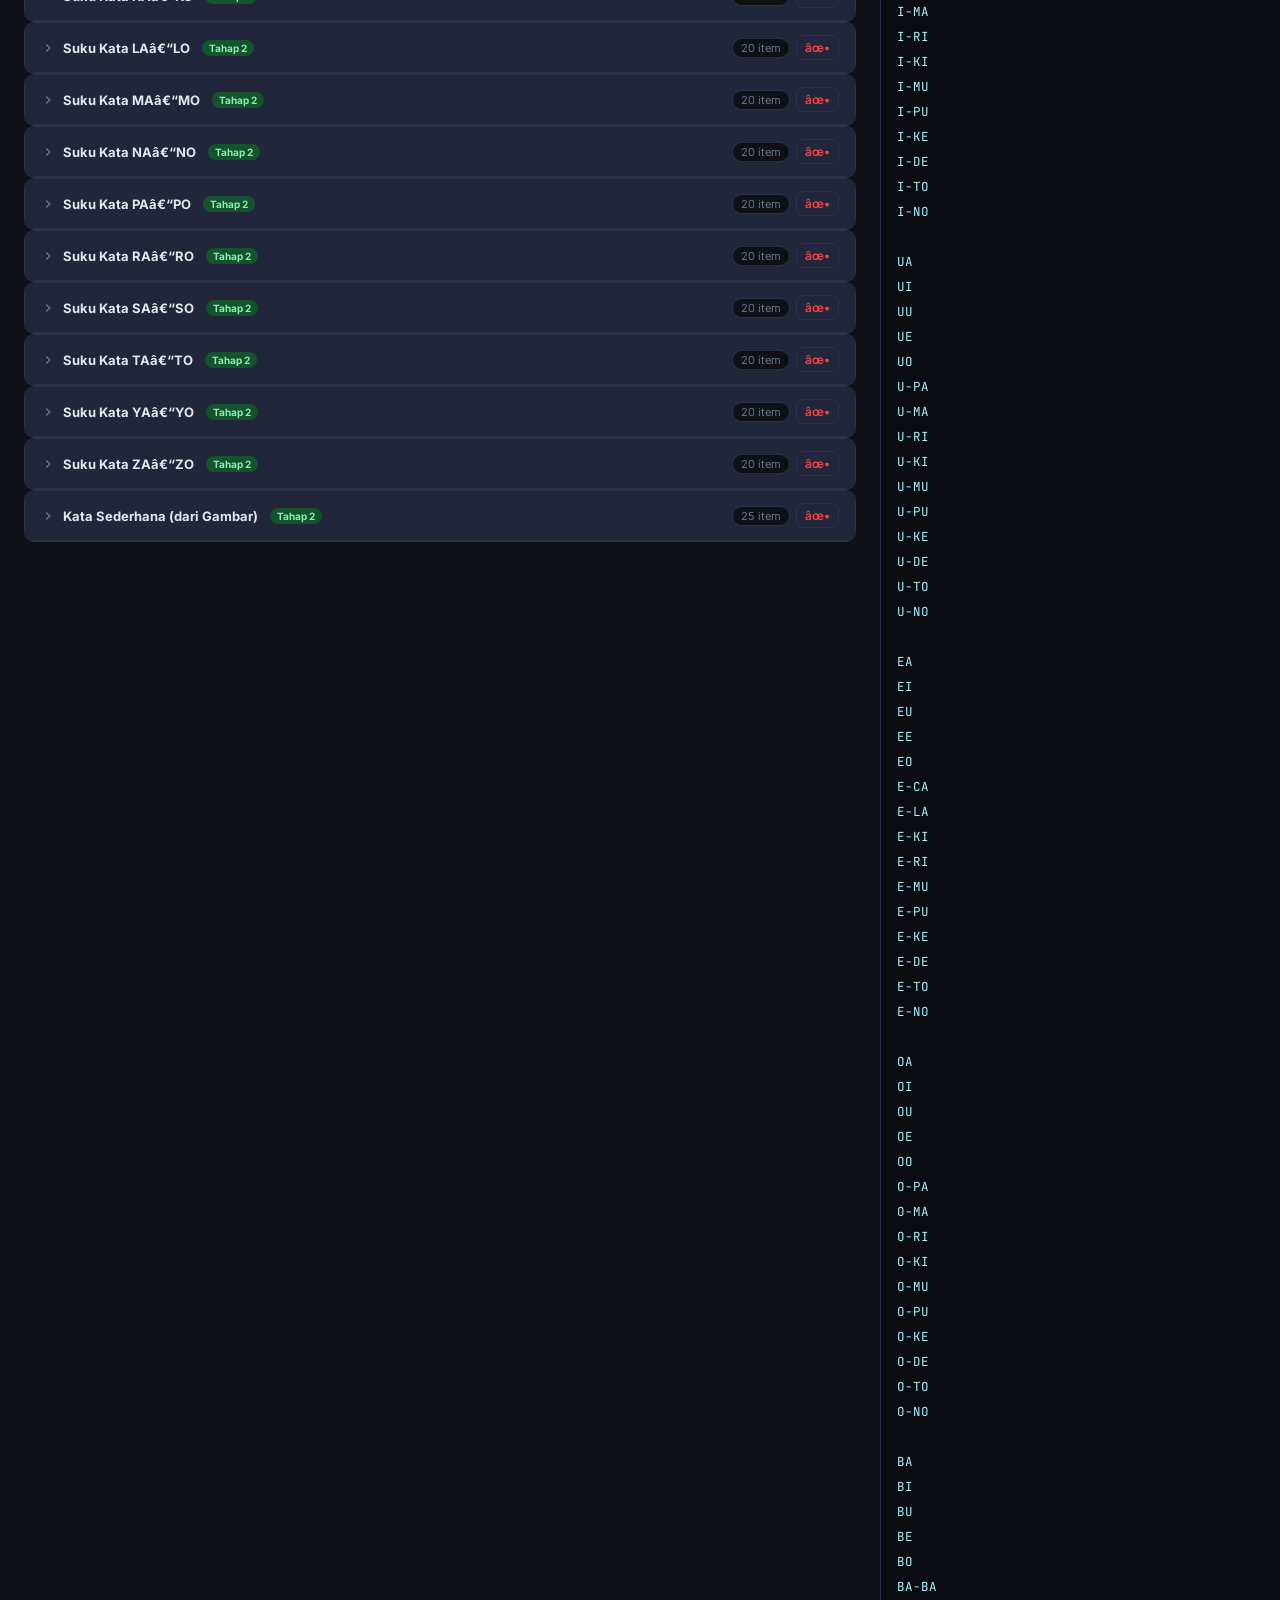
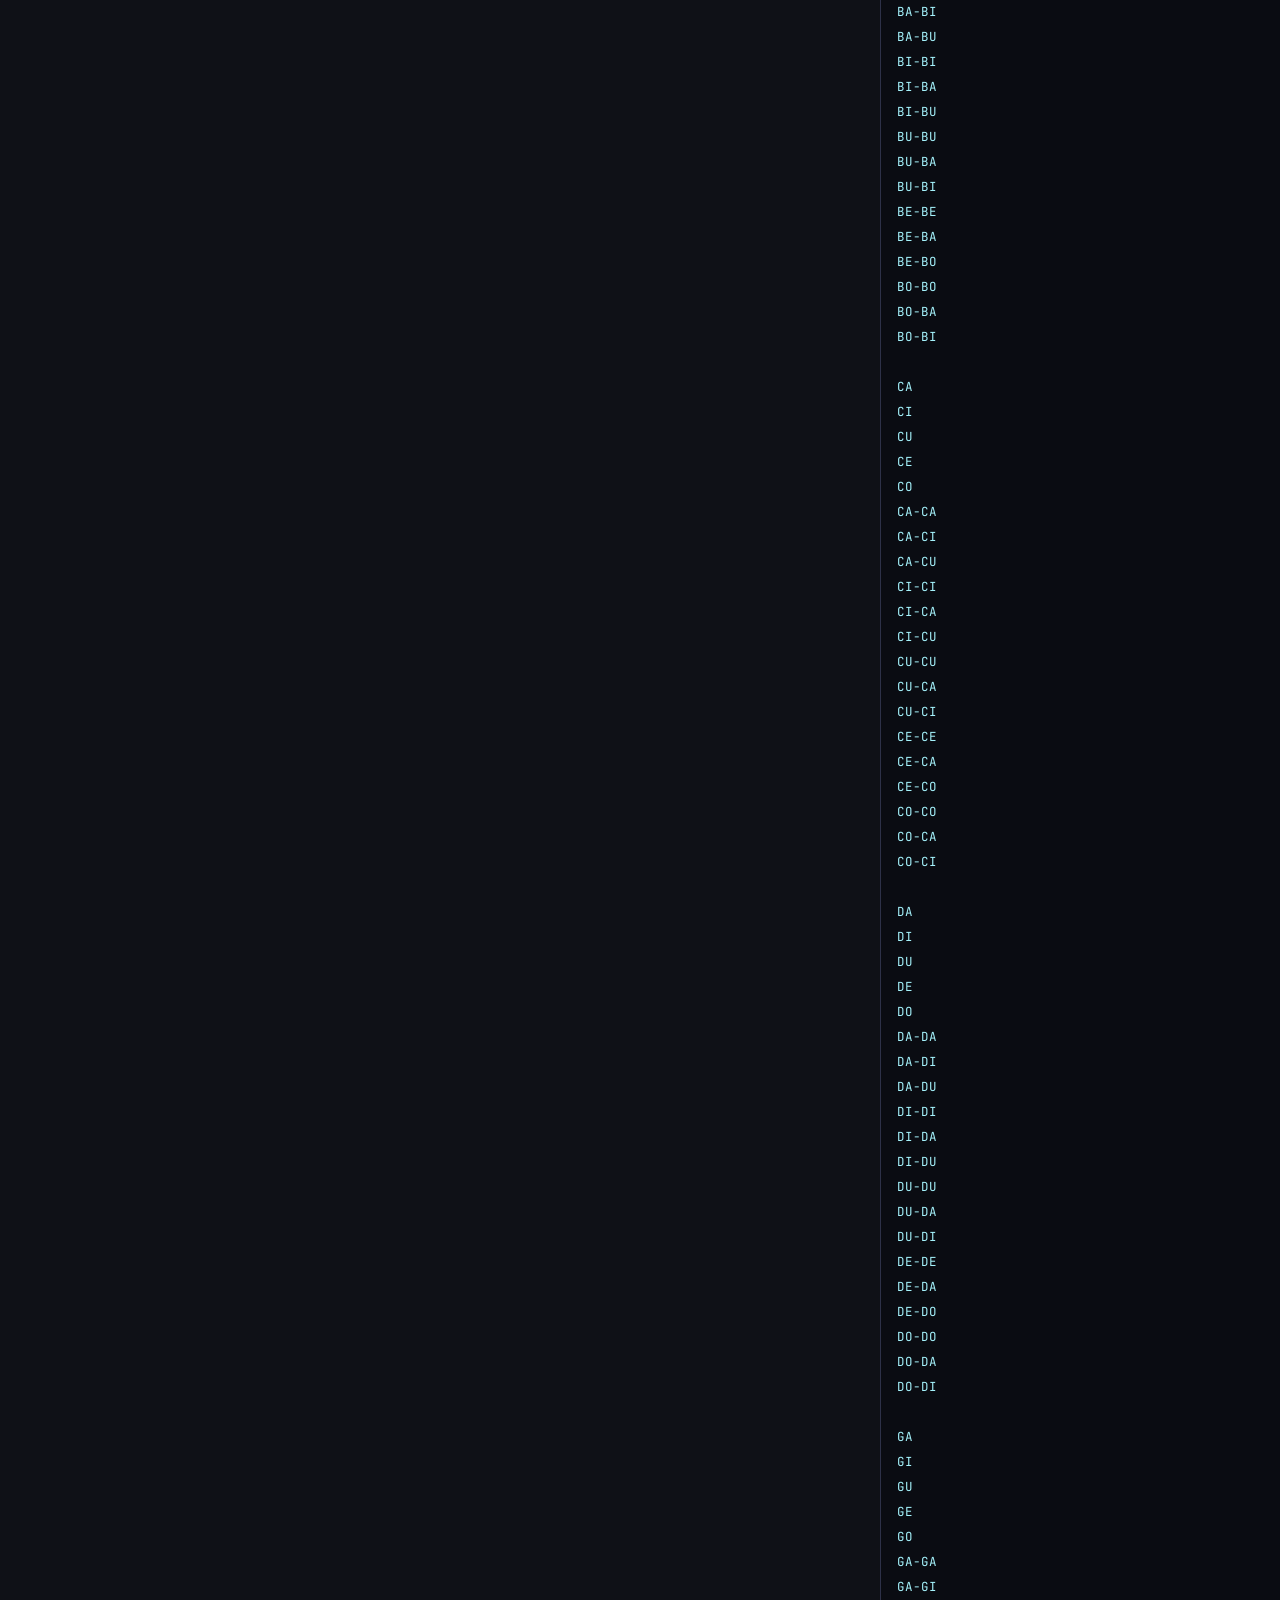
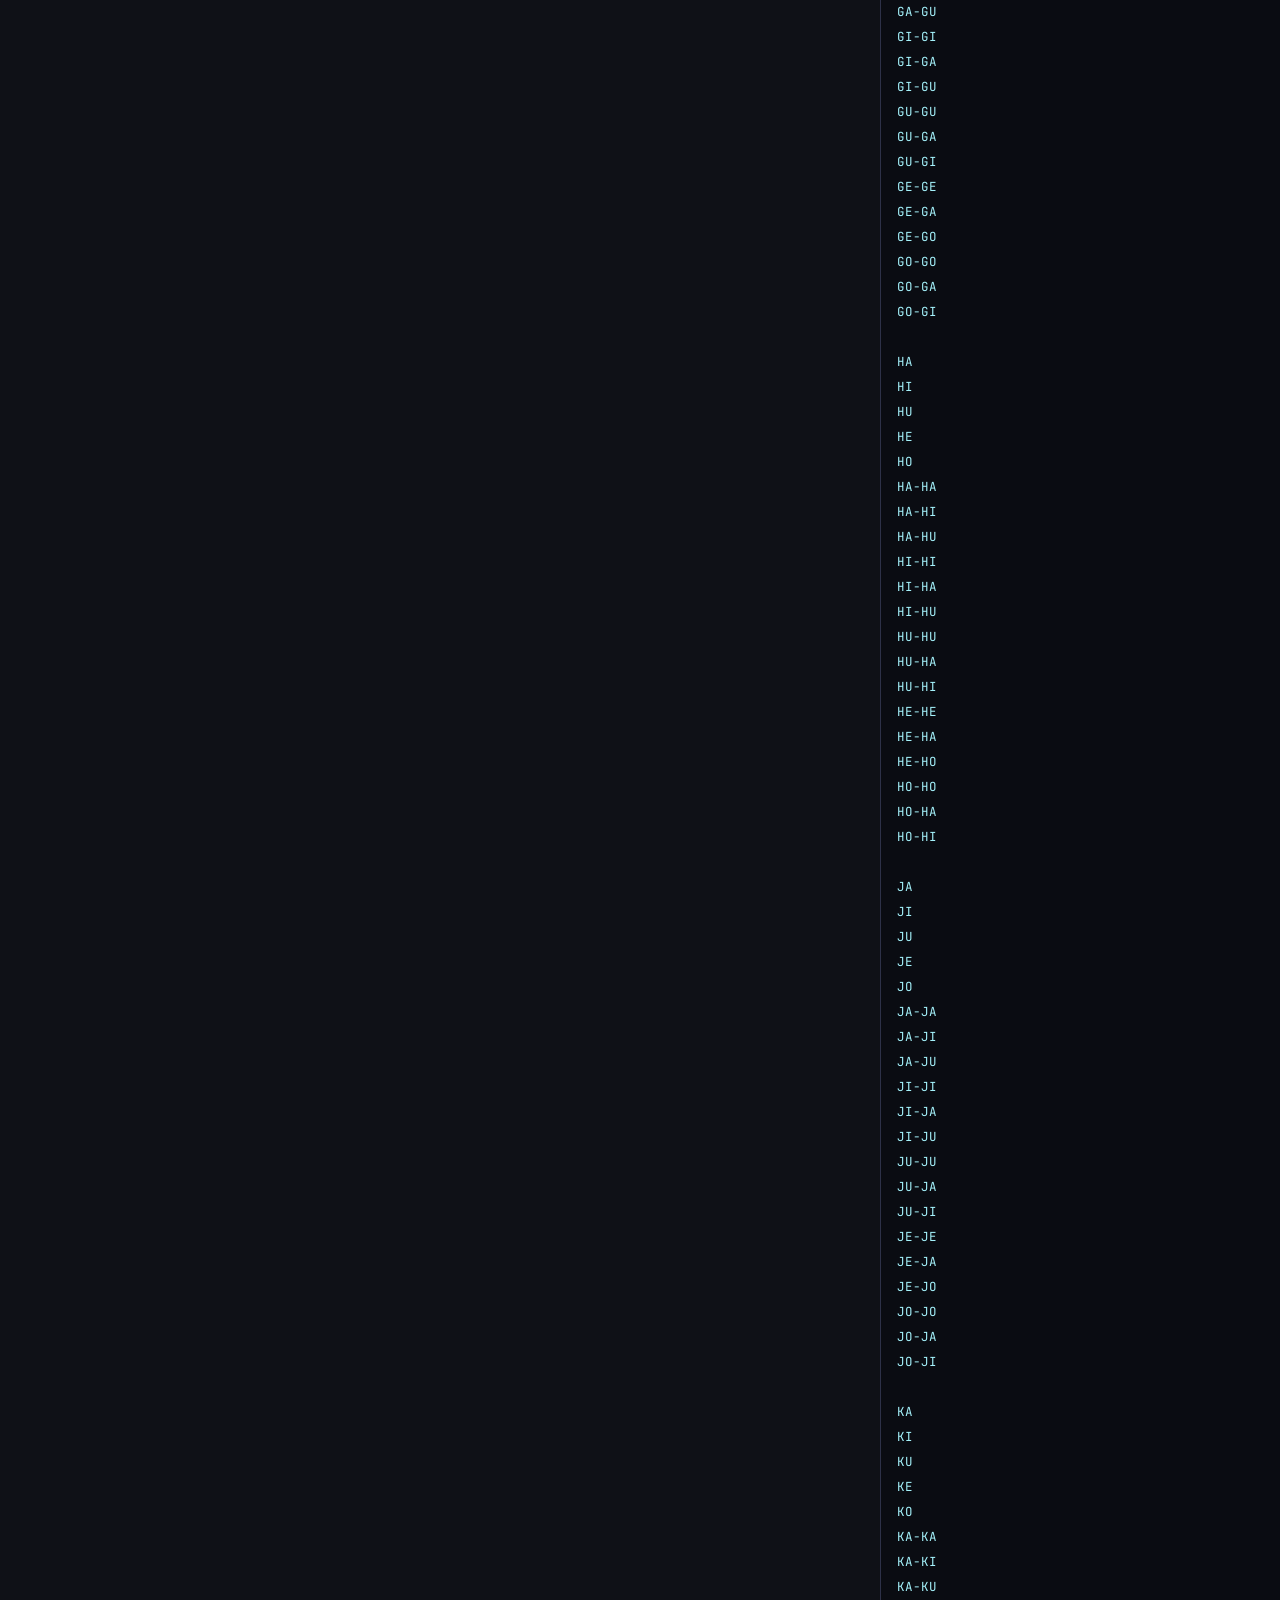
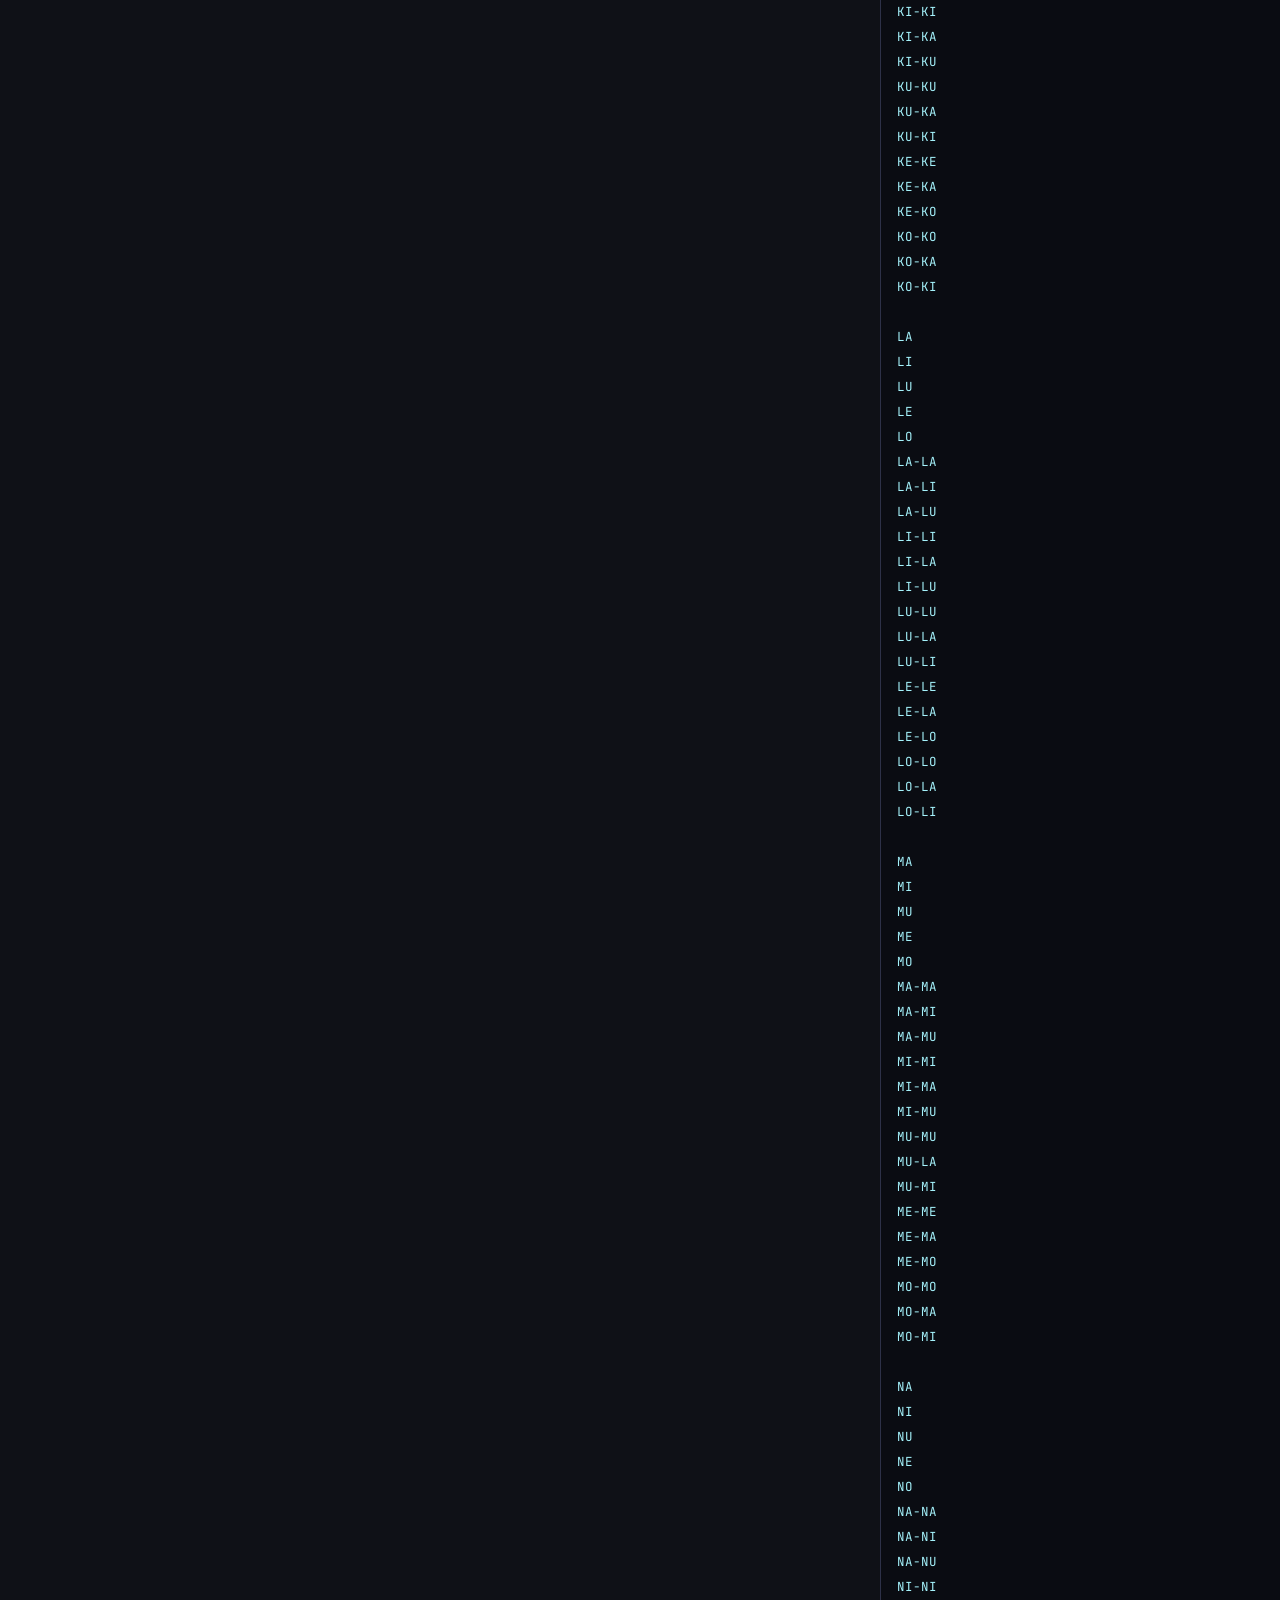
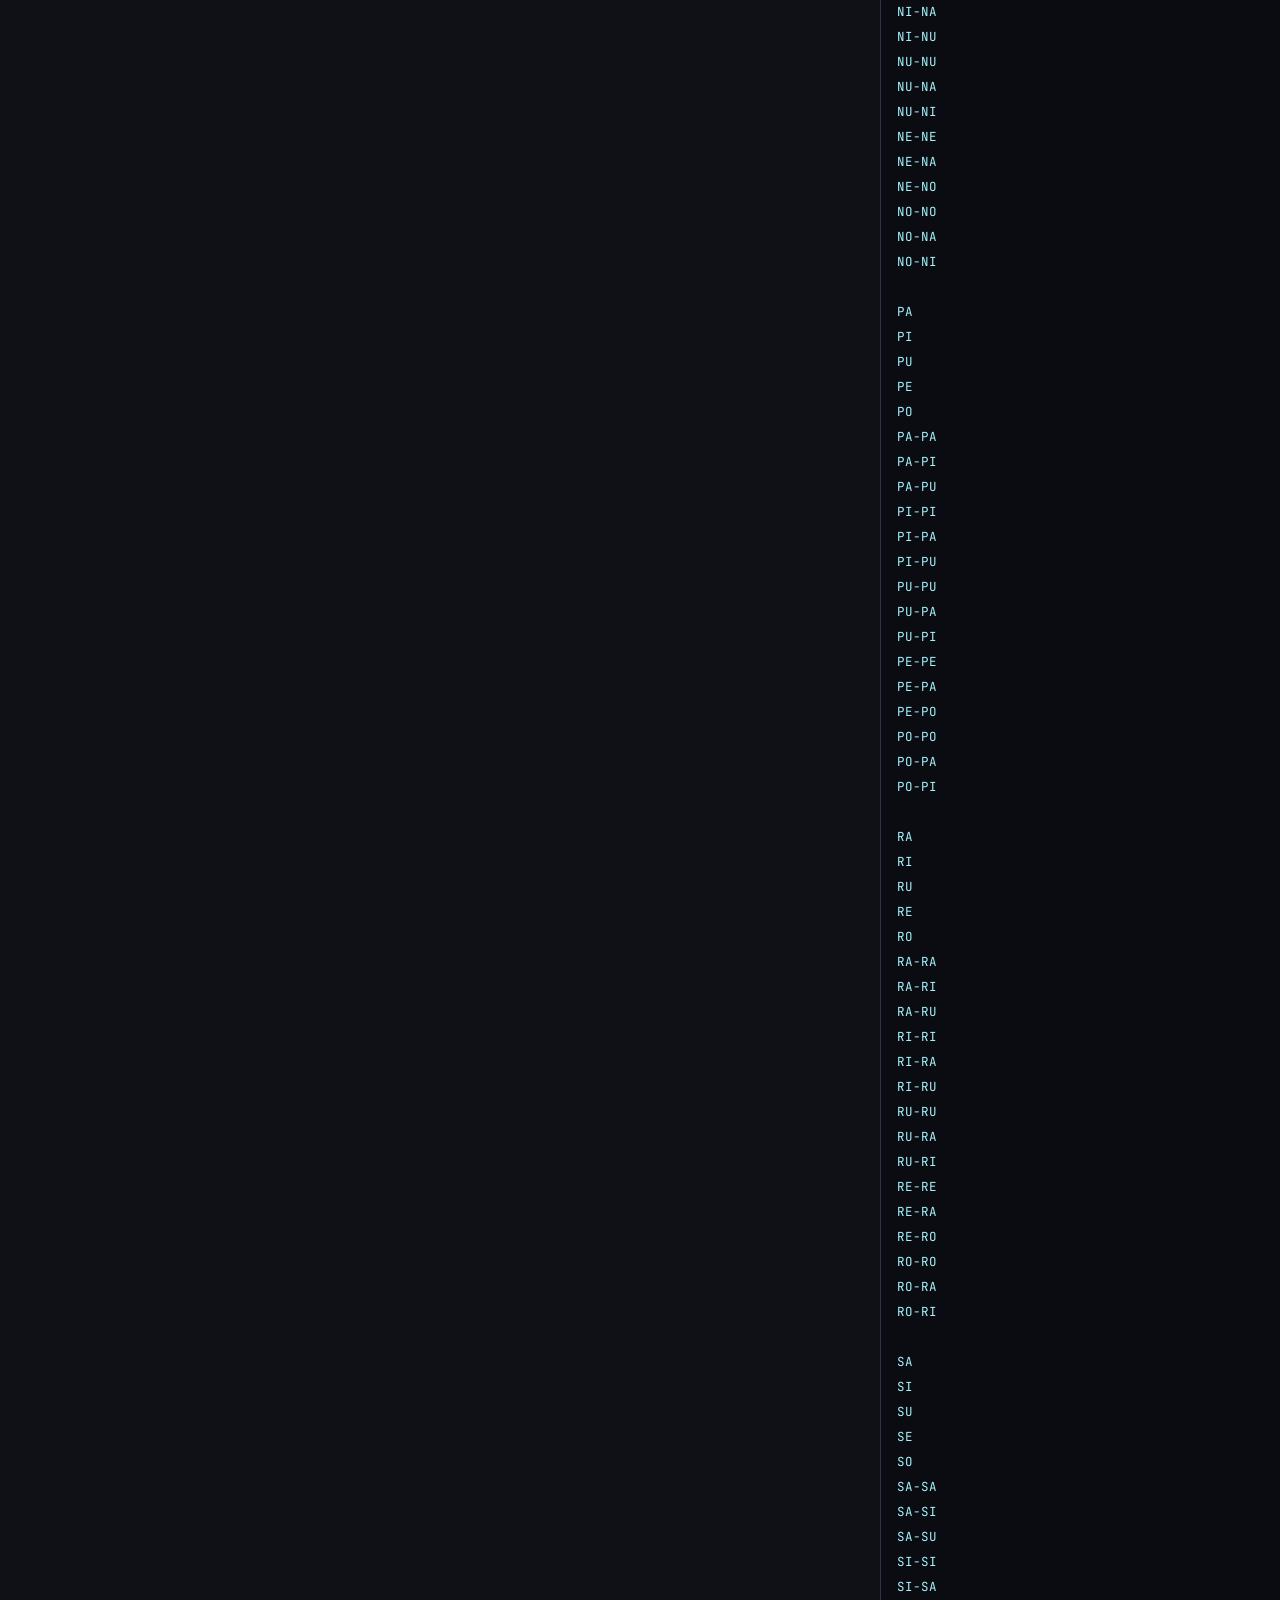
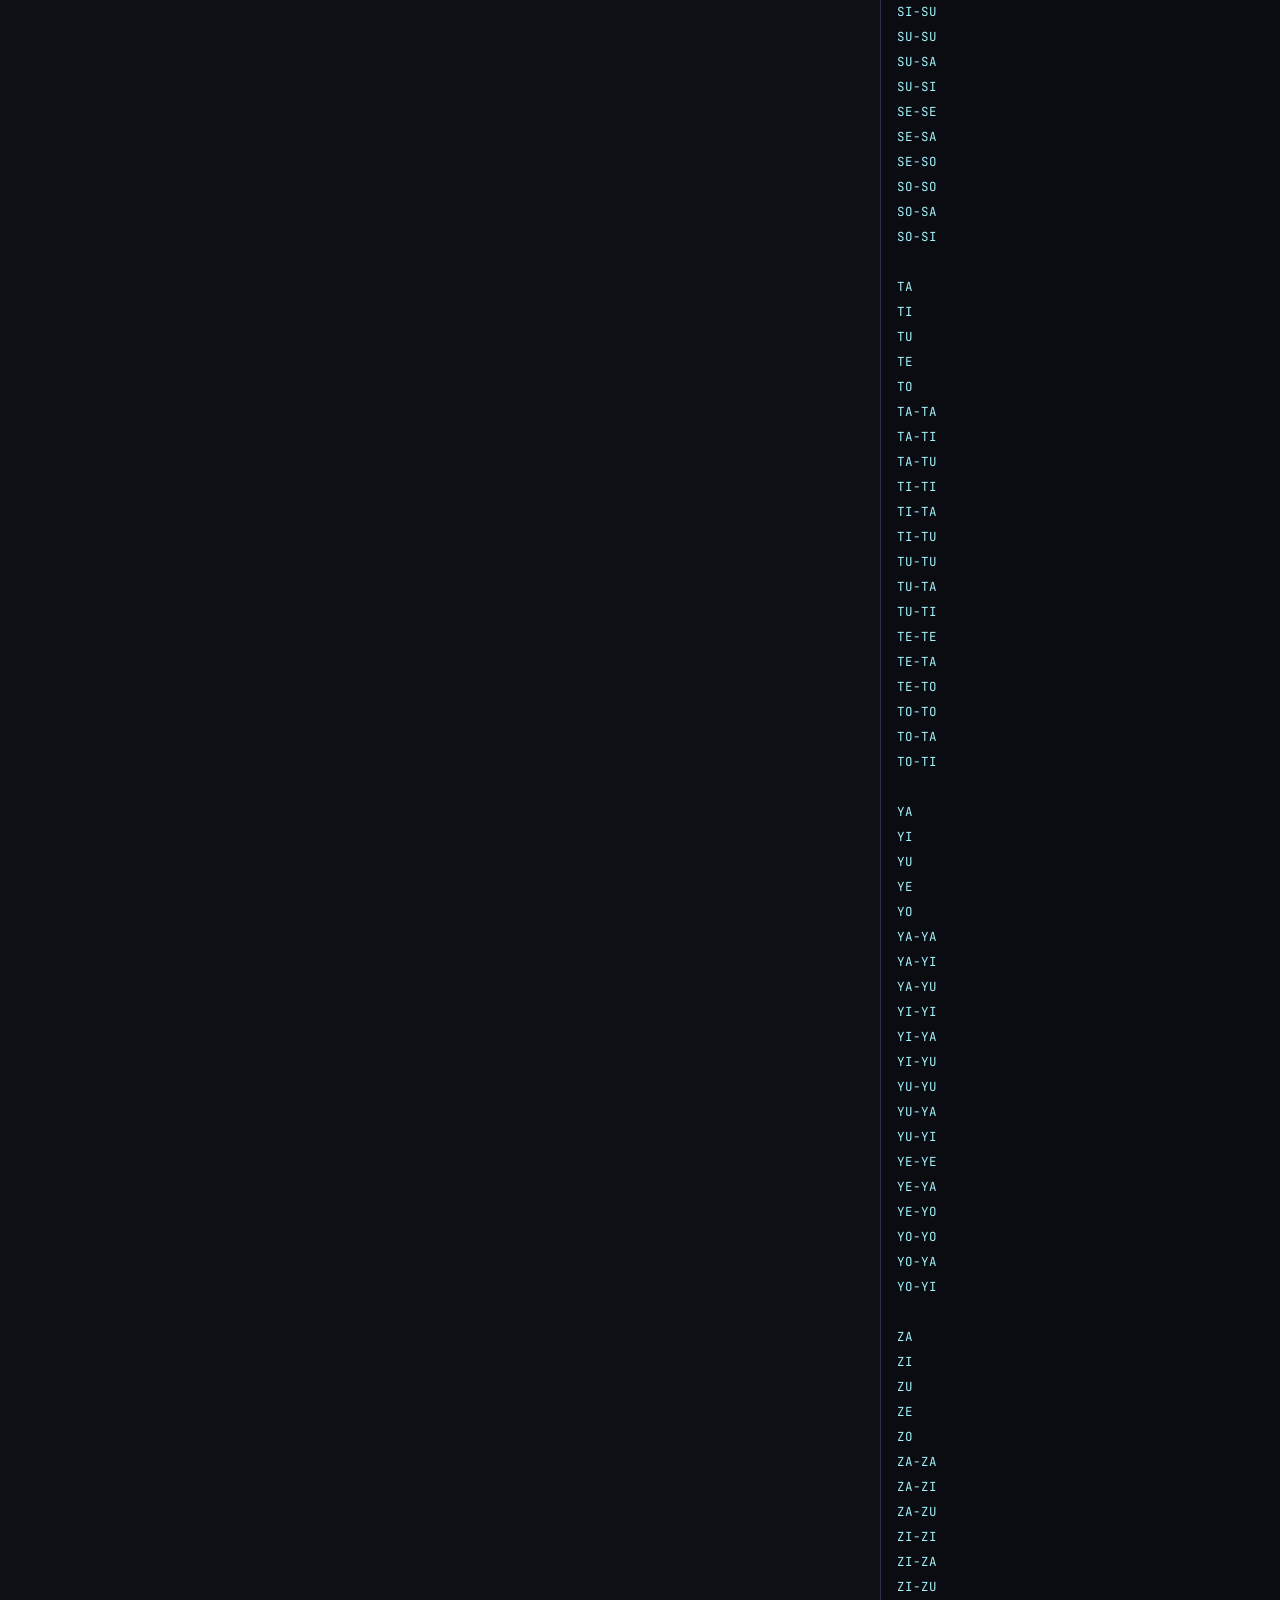
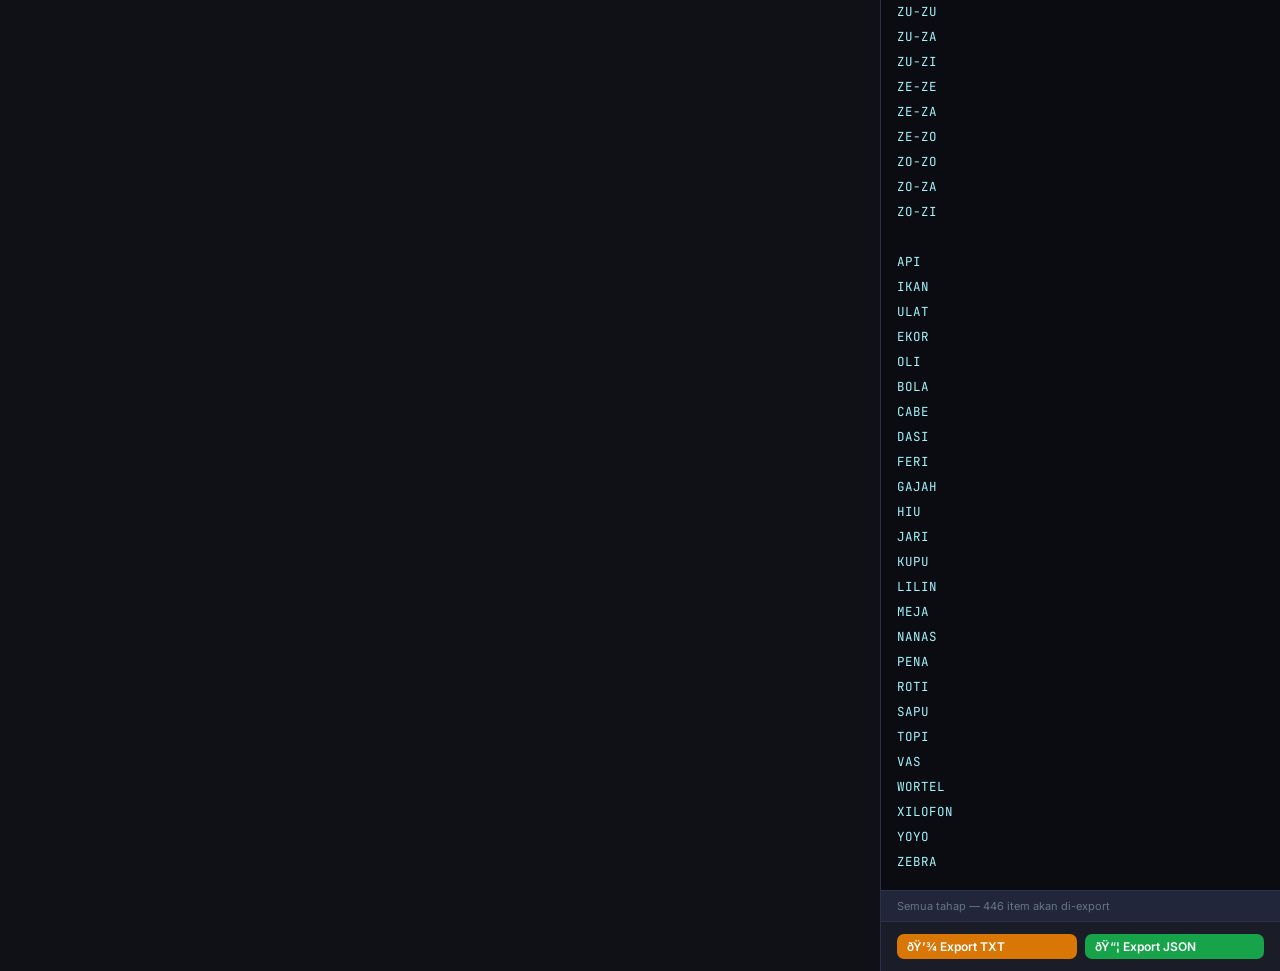
<file: curriculum-exporter.html>
<!DOCTYPE html>
<html lang="id">
<head>
<meta charset="UTF-8">
<meta name="viewport" content="width=device-width, initial-scale=1.0">
<title>Curriculum Exporter â€” Calistung Jilid 1</title>
<link href="https://fonts.googleapis.com/css2?family=Inter:wght@400;500;600;700;800&family=JetBrains+Mono:wght@400;600&display=swap" rel="stylesheet">
<style>
  :root {
    --bg: #0f1117;
    --surface: #1a1d27;
    --surface2: #22263a;
    --border: #2d3148;
    --primary: #6366f1;
    --primary-hover: #818cf8;
    --green: #22c55e;
    --green-dim: #166534;
    --amber: #f59e0b;
    --red: #ef4444;
    --text: #e2e8f0;
    --text-muted: #64748b;
    --text-dim: #94a3b8;
    --radius: 10px;
    --font: 'Inter', sans-serif;
    --mono: 'JetBrains Mono', monospace;
  }

  * { box-sizing: border-box; margin: 0; padding: 0; }

  body {
    font-family: var(--font);
    background: var(--bg);
    color: var(--text);
    min-height: 100vh;
    display: flex;
    flex-direction: column;
  }

  /* â”€â”€ HEADER â”€â”€ */
  header {
    background: linear-gradient(135deg, #1e1b4b 0%, #312e81 100%);
    border-bottom: 1px solid #3730a3;
    padding: 16px 24px;
    display: flex;
    align-items: center;
    justify-content: space-between;
    gap: 16px;
  }

  .logo {
    display: flex;
    align-items: center;
    gap: 12px;
  }

  .logo-icon {
    width: 40px; height: 40px;
    background: var(--primary);
    border-radius: 10px;
    display: grid;
    place-items: center;
    font-size: 20px;
  }

  .logo-text h1 { font-size: 17px; font-weight: 800; color: #fff; }
  .logo-text p  { font-size: 12px; color: #a5b4fc; margin-top: 1px; }

  .header-actions { display: flex; gap: 10px; align-items: center; }

  .badge {
    background: #312e81;
    border: 1px solid #4338ca;
    color: #a5b4fc;
    font-size: 11px;
    font-weight: 600;
    padding: 4px 10px;
    border-radius: 20px;
  }

  /* â”€â”€ TOOLBAR â”€â”€ */
  .toolbar {
    background: var(--surface);
    border-bottom: 1px solid var(--border);
    padding: 10px 24px;
    display: flex;
    align-items: center;
    gap: 8px;
    flex-wrap: wrap;
  }

  .toolbar-group {
    display: flex;
    gap: 6px;
    align-items: center;
    padding-right: 14px;
    border-right: 1px solid var(--border);
  }

  .toolbar-group:last-child { border-right: none; }

  .toolbar-label {
    font-size: 11px;
    color: var(--text-muted);
    font-weight: 600;
    text-transform: uppercase;
    letter-spacing: 0.5px;
    margin-right: 4px;
  }

  .btn {
    display: inline-flex;
    align-items: center;
    gap: 6px;
    padding: 7px 14px;
    border-radius: 7px;
    font-size: 13px;
    font-weight: 600;
    border: none;
    cursor: pointer;
    transition: all 0.15s;
    font-family: var(--font);
  }

  .btn-ghost {
    background: transparent;
    color: var(--text-dim);
    border: 1px solid var(--border);
  }
  .btn-ghost:hover { background: var(--surface2); color: var(--text); }

  .btn-primary {
    background: var(--primary);
    color: #fff;
  }
  .btn-primary:hover { background: var(--primary-hover); }

  .btn-green {
    background: #16a34a;
    color: #fff;
  }
  .btn-green:hover { background: #15803d; }

  .btn-amber {
    background: #d97706;
    color: #fff;
  }
  .btn-amber:hover { background: #b45309; }

  .btn-sm { padding: 5px 10px; font-size: 12px; }

  /* â”€â”€ MAIN LAYOUT â”€â”€ */
  .main {
    flex: 1;
    display: grid;
    grid-template-columns: 1fr 400px;
    gap: 0;
    overflow: hidden;
    height: calc(100vh - 120px);
  }

  /* â”€â”€ EDITOR PANEL â”€â”€ */
  .editor-panel {
    overflow-y: auto;
    padding: 20px 24px;
    display: flex;
    flex-direction: column;
    gap: 16px;
  }

  .stats-bar {
    display: flex;
    gap: 12px;
    flex-wrap: wrap;
  }

  .stat-chip {
    background: var(--surface);
    border: 1px solid var(--border);
    border-radius: 8px;
    padding: 8px 14px;
    display: flex;
    flex-direction: column;
    gap: 2px;
  }

  .stat-chip .val {
    font-size: 20px;
    font-weight: 800;
    color: var(--text);
  }

  .stat-chip .lbl {
    font-size: 11px;
    color: var(--text-muted);
    font-weight: 500;
  }

  /* â”€â”€ SECTION â”€â”€ */
  .section {
    background: var(--surface);
    border: 1px solid var(--border);
    border-radius: var(--radius);
    overflow: hidden;
  }

  .section-header {
    display: flex;
    align-items: center;
    justify-content: space-between;
    padding: 12px 16px;
    background: var(--surface2);
    border-bottom: 1px solid var(--border);
    cursor: pointer;
    user-select: none;
  }

  .section-header:hover { background: #252941; }

  .section-title {
    display: flex;
    align-items: center;
    gap: 8px;
    font-size: 13px;
    font-weight: 700;
    color: var(--text);
  }

  .section-type-badge {
    font-size: 10px;
    padding: 2px 8px;
    border-radius: 20px;
    font-weight: 600;
  }

  .type-huruf      { background: #1e3a5f; color: #60a5fa; }
  .type-suku_kata  { background: #1a3a2a; color: #4ade80; }
  .type-kata       { background: #3b2a1a; color: #fb923c; }
  .type-kalimat    { background: #2a1a3b; color: #c084fc; }

  .section-count {
    font-size: 11px;
    color: var(--text-muted);
    background: var(--bg);
    padding: 2px 8px;
    border-radius: 20px;
    border: 1px solid var(--border);
  }

  .section-chevron {
    color: var(--text-muted);
    transition: transform 0.2s;
  }
  .section.collapsed .section-chevron { transform: rotate(-90deg); }
  .section.collapsed .section-body { display: none; }

  .section-body { padding: 12px 16px; }

  /* â”€â”€ ITEMS GRID â”€â”€ */
  .items-grid {
    display: flex;
    flex-wrap: wrap;
    gap: 6px;
    margin-bottom: 10px;
  }

  .item-chip {
    display: inline-flex;
    align-items: center;
    gap: 4px;
    background: var(--bg);
    border: 1px solid var(--border);
    border-radius: 6px;
    padding: 5px 8px;
    font-family: var(--mono);
    font-size: 13px;
    font-weight: 600;
    color: var(--text);
    cursor: pointer;
    transition: all 0.1s;
  }

  .item-chip:hover { border-color: var(--primary); color: var(--primary-hover); }

  .item-chip .del-btn {
    display: none;
    background: none;
    border: none;
    color: var(--red);
    cursor: pointer;
    padding: 0;
    font-size: 12px;
    line-height: 1;
  }
  .item-chip:hover .del-btn { display: inline; }

  /* â”€â”€ ADD ITEM â”€â”€ */
  .add-item-row {
    display: flex;
    gap: 6px;
    align-items: center;
  }

  .input-text {
    background: var(--bg);
    border: 1px solid var(--border);
    border-radius: 6px;
    padding: 7px 10px;
    color: var(--text);
    font-family: var(--mono);
    font-size: 13px;
    font-weight: 600;
    width: 140px;
    text-transform: uppercase;
    transition: border-color 0.15s;
  }
  .input-text:focus { outline: none; border-color: var(--primary); }
  .input-text::placeholder { color: var(--text-muted); text-transform: none; }

  /* â”€â”€ IMPORT MODAL â”€â”€ */
  .modal-overlay {
    position: fixed;
    inset: 0;
    background: rgba(0,0,0,0.7);
    display: none;
    place-items: center;
    z-index: 1000;
  }
  .modal-overlay.open { display: grid; }

  .modal-box {
    background: var(--surface);
    border: 1px solid var(--border);
    border-radius: 14px;
    padding: 24px;
    width: 500px;
    max-width: 95vw;
  }

  .modal-title { font-size: 16px; font-weight: 800; margin-bottom: 6px; }
  .modal-desc  { font-size: 13px; color: var(--text-muted); margin-bottom: 14px; line-height: 1.5; }

  .textarea-import {
    width: 100%;
    height: 200px;
    background: var(--bg);
    border: 1px solid var(--border);
    border-radius: 8px;
    color: var(--text);
    font-family: var(--mono);
    font-size: 13px;
    padding: 12px;
    resize: vertical;
    line-height: 1.8;
  }
  .textarea-import:focus { outline: none; border-color: var(--primary); }

  .modal-actions { display: flex; gap: 8px; justify-content: flex-end; margin-top: 12px; }

  .type-select {
    background: var(--bg);
    border: 1px solid var(--border);
    border-radius: 6px;
    color: var(--text);
    font-family: var(--font);
    font-size: 12px;
    padding: 6px 10px;
    cursor: pointer;
  }
  .type-select:focus { outline: none; border-color: var(--primary); }

  /* â”€â”€ PREVIEW PANEL â”€â”€ */
  .preview-panel {
    border-left: 1px solid var(--border);
    display: flex;
    flex-direction: column;
    background: #0a0c12;
  }

  .preview-header {
    padding: 14px 16px;
    background: var(--surface2);
    border-bottom: 1px solid var(--border);
    display: flex;
    align-items: center;
    justify-content: space-between;
  }

  .preview-title {
    display: flex;
    align-items: center;
    gap: 8px;
    font-size: 13px;
    font-weight: 700;
    color: var(--text);
  }

  .preview-dot {
    width: 8px; height: 8px;
    background: var(--green);
    border-radius: 50%;
    animation: pulse 2s infinite;
  }

  @keyframes pulse {
    0%, 100% { opacity: 1; }
    50% { opacity: 0.4; }
  }

  .preview-tabs {
    display: flex;
    border-bottom: 1px solid var(--border);
  }

  .preview-tab {
    flex: 1;
    padding: 10px;
    text-align: center;
    font-size: 12px;
    font-weight: 600;
    color: var(--text-muted);
    cursor: pointer;
    border-bottom: 2px solid transparent;
    transition: all 0.15s;
    background: none;
    border-top: none;
    border-left: none;
    border-right: none;
    font-family: var(--font);
  }
  .preview-tab.active { color: var(--primary-hover); border-bottom-color: var(--primary); }
  .preview-tab:hover:not(.active) { color: var(--text-dim); }

  .preview-content {
    flex: 1;
    overflow-y: auto;
    padding: 16px;
    font-family: var(--mono);
    font-size: 12.5px;
    line-height: 2;
    color: #a5f3fc;
    white-space: pre-wrap;
    word-break: break-all;
  }

  .preview-content.json-view { color: #86efac; line-height: 1.6; }

  .preview-footer {
    padding: 12px 16px;
    background: var(--surface);
    border-top: 1px solid var(--border);
    display: flex;
    gap: 8px;
  }

  /* â”€â”€ TAHAP FILTER â”€â”€ */
  .tahap-btn {
    padding: 6px 14px;
    border-radius: 20px;
    font-size: 12px;
    font-weight: 700;
    border: 1.5px solid var(--border);
    background: transparent;
    color: var(--text-muted);
    cursor: pointer;
    transition: all 0.15s;
    font-family: var(--font);
  }
  .tahap-btn:hover { border-color: var(--primary); color: var(--text); }
  .tahap-btn.active { background: var(--primary); border-color: var(--primary); color: #fff; }
  .tahap-btn.t1.active { background: #2563eb; border-color: #1d4ed8; }
  .tahap-btn.t2.active { background: #16a34a; border-color: #15803d; }

  .tahap-badge {
    font-size: 10px;
    font-weight: 700;
    padding: 2px 7px;
    border-radius: 20px;
    margin-left: 4px;
  }
  .tahap-1 { background: #1e3a8a; color: #93c5fd; }
  .tahap-2 { background: #14532d; color: #86efac; }

  /* â”€â”€ SEARCH â”€â”€ */
  .search-input {
    background: var(--bg);
    border: 1px solid var(--border);
    border-radius: 7px;
    padding: 7px 12px;
    color: var(--text);
    font-family: var(--font);
    font-size: 13px;
    width: 200px;
    transition: border-color 0.15s;
  }
  .search-input:focus { outline: none; border-color: var(--primary); }
  .search-input::placeholder { color: var(--text-muted); }

  /* â”€â”€ TOAST â”€â”€ */
  #toast {
    position: fixed;
    bottom: 24px;
    right: 24px;
    background: #16a34a;
    color: #fff;
    font-size: 13px;
    font-weight: 600;
    padding: 10px 18px;
    border-radius: 8px;
    z-index: 9999;
    transform: translateY(80px);
    opacity: 0;
    transition: all 0.3s;
    pointer-events: none;
  }
  #toast.show { transform: translateY(0); opacity: 1; }

  /* â”€â”€ SCROLLBAR â”€â”€ */
  ::-webkit-scrollbar { width: 6px; }
  ::-webkit-scrollbar-track { background: transparent; }
  ::-webkit-scrollbar-thumb { background: var(--border); border-radius: 3px; }
  ::-webkit-scrollbar-thumb:hover { background: #3d4267; }
</style>
</head>
<body>

<!-- HEADER -->
<header>
  <div class="logo">
    <div class="logo-icon">ðŸ“š</div>
    <div class="logo-text">
      <h1>Curriculum Exporter</h1>
      <p>Calistung Audio Factory â€” Jilid 1</p>
    </div>
  </div>
  <div class="header-actions">
    <span class="badge" id="badge-count">0 item</span>
    <span class="badge" id="badge-jilid">Jilid 1</span>
  </div>
</header>

<!-- TOOLBAR -->
<div class="toolbar">
  <div class="toolbar-group">
    <span class="toolbar-label">Tambah</span>
    <button class="btn btn-ghost btn-sm" onclick="openImport()">ðŸ“¥ Import Bulk</button>
    <button class="btn btn-ghost btn-sm" onclick="addSection()">ï¼‹ Kelompok Baru</button>
  </div>
  <div class="toolbar-group">
    <span class="toolbar-label">Tahap</span>
    <button class="tahap-btn active" id="filter-all" onclick="setTahapFilter('all')">Semua</button>
    <button class="tahap-btn t1" id="filter-1" onclick="setTahapFilter('1')">Tahap 1 â€” Huruf</button>
    <button class="tahap-btn t2" id="filter-2" onclick="setTahapFilter('2')">Tahap 2 â€” Suku Kata & Kata</button>
  </div>
  <div class="toolbar-group">
    <span class="toolbar-label">Cari</span>
    <input class="search-input" type="text" id="search-input" placeholder="Cari item..." oninput="renderAll()">
  </div>
  <div class="toolbar-group">
    <span class="toolbar-label">Export</span>
    <button class="btn btn-amber" onclick="exportTXT()">ðŸ’¾ Semua TXT</button>
    <button class="btn btn-green" onclick="exportJSON()">ðŸ“¦ Semua JSON</button>
    <button class="btn btn-primary" onclick="exportTahap()">âš¡ Export Tahap Aktif</button>
  </div>
</div>

<!-- MAIN -->
<div class="main">

  <!-- EDITOR PANEL -->
  <div class="editor-panel" id="editor-panel">
    <div class="stats-bar" id="stats-bar"></div>
    <div id="sections-container"></div>
  </div>

  <!-- PREVIEW PANEL -->
  <div class="preview-panel">
    <div class="preview-header">
      <div class="preview-title">
        <div class="preview-dot"></div>
        Live Preview
      </div>
      <button class="btn btn-ghost btn-sm" onclick="copyPreview()">ðŸ“‹ Copy</button>
    </div>
    <div class="preview-tabs">
      <button class="preview-tab active" id="tab-txt" onclick="switchTab('txt')">TXT (Audio Factory)</button>
      <button class="preview-tab" id="tab-json" onclick="switchTab('json')">JSON (App Data)</button>
    </div>
    <div class="preview-content" id="preview-content"></div>
    <div style="padding:8px 16px;background:var(--surface2);border-top:1px solid var(--border);font-size:11px;color:var(--text-muted);" id="preview-info">Semua item</div>
    <div class="preview-footer">
      <button class="btn btn-amber btn-sm" style="flex:1" onclick="exportTXT()" id="btn-export-txt">ðŸ’¾ Export TXT</button>
      <button class="btn btn-green btn-sm" style="flex:1" onclick="exportJSON()" id="btn-export-json">ðŸ“¦ Export JSON</button>
    </div>
  </div>

</div>

<!-- IMPORT MODAL -->
<div class="modal-overlay" id="import-modal">
  <div class="modal-box">
    <div class="modal-title">ðŸ“¥ Import Bulk</div>
    <div class="modal-desc">
      Paste daftar materi. Satu item per baris. Baris kosong diabaikan.<br>
      Pilih kelompok tujuan dan tipe item.
    </div>
    <div style="display:flex;gap:8px;margin-bottom:10px;">
      <select class="type-select" id="import-type">
        <option value="huruf">Huruf</option>
        <option value="suku_kata" selected>Suku Kata</option>
        <option value="kata">Kata</option>
        <option value="kalimat">Kalimat</option>
      </select>
      <select class="type-select" id="import-section">
        <option value="new">ï¼‹ Kelompok Baru</option>
      </select>
    </div>
    <textarea class="textarea-import" id="import-textarea" placeholder="A&#10;I&#10;U&#10;E&#10;O"></textarea>
    <div class="modal-actions">
      <button class="btn btn-ghost" onclick="closeImport()">Batal</button>
      <button class="btn btn-primary" onclick="doImport()">Import â†’</button>
    </div>
  </div>
</div>

<div id="toast">âœ“ Berhasil!</div>

<script>
// â•â•â•â•â•â•â•â•â•â•â•â•â•â•â•â•â•â•â•â•â•â•â•â•â•â•â•â•â•â•â•â•â•â•â•â•â•â•â•â•â•â•â•â•â•â•
// DATA â€” Kurikulum Jilid 1
// â•â•â•â•â•â•â•â•â•â•â•â•â•â•â•â•â•â•â•â•â•â•â•â•â•â•â•â•â•â•â•â•â•â•â•â•â•â•â•â•â•â•â•â•â•â•

let activeTahapFilter = 'all';

let sections = [
  {
    id: 's1', title: 'Huruf Vokal', collapsed: false, tahap: '1',
    items: [
      { id: 1, text: 'A', type: 'huruf' },
      { id: 2, text: 'I', type: 'huruf' },
      { id: 3, text: 'U', type: 'huruf' },
      { id: 4, text: 'E', type: 'huruf' },
      { id: 5, text: 'O', type: 'huruf' },
    ]
  },
  {
    id: 's2', title: 'Huruf Konsonan Bâ€“G', collapsed: false, tahap: '1',
    items: [
      { id: 6, text: 'B', type: 'huruf' },
      { id: 7, text: 'C', type: 'huruf' },
      { id: 8, text: 'D', type: 'huruf' },
      { id: 9, text: 'F', type: 'huruf' },
      { id: 10, text: 'G', type: 'huruf' },
    ]
  },
  {
    id: 's3', title: 'Huruf Konsonan Hâ€“M', collapsed: false, tahap: '1',
    items: [
      { id: 11, text: 'H', type: 'huruf' },
      { id: 12, text: 'J', type: 'huruf' },
      { id: 13, text: 'K', type: 'huruf' },
      { id: 14, text: 'L', type: 'huruf' },
      { id: 15, text: 'M', type: 'huruf' },
    ]
  },
  {
    id: 's4', title: 'Huruf Konsonan Nâ€“S', collapsed: false, tahap: '1',
    items: [
      { id: 16, text: 'N', type: 'huruf' },
      { id: 17, text: 'P', type: 'huruf' },
      { id: 18, text: 'Q', type: 'huruf' },
      { id: 19, text: 'R', type: 'huruf' },
      { id: 20, text: 'S', type: 'huruf' },
    ]
  },
  {
    id: 's5', title: 'Huruf Konsonan Tâ€“Z', collapsed: false, tahap: '1',
    items: [
      { id: 21, text: 'T', type: 'huruf' },
      { id: 22, text: 'V', type: 'huruf' },
      { id: 23, text: 'W', type: 'huruf' },
      { id: 24, text: 'X', type: 'huruf' },
      { id: 25, text: 'Y', type: 'huruf' },
      { id: 26, text: 'Z', type: 'huruf' },
    ]
  },
  {
    id: 's6', title: 'Suku Kata Vokal Ganda (A)', collapsed: true,
    tahap: '2', items: ['AA','AI','AU','AE','AO','A-BA','A-DA','A-PI','A-KI','A-KU','A-BU','A-DE','A-LE','A-LO','A-DO'].map((t,i) => ({ id: 100+i, text: t, type: 'suku_kata' }))
  },
  {
    id: 's7', title: 'Suku Kata Vokal Ganda (I)', collapsed: true,
    tahap: '2', items: ['IA','II','IU','IE','IO','I-PA','I-MA','I-RI','I-KI','I-MU','I-PU','I-KE','I-DE','I-TO','I-NO'].map((t,i) => ({ id: 200+i, text: t, type: 'suku_kata' }))
  },
  {
    id: 's8', title: 'Suku Kata Vokal Ganda (U)', collapsed: true,
    tahap: '2', items: ['UA','UI','UU','UE','UO','U-PA','U-MA','U-RI','U-KI','U-MU','U-PU','U-KE','U-DE','U-TO','U-NO'].map((t,i) => ({ id: 300+i, text: t, type: 'suku_kata' }))
  },
  {
    id: 's9', title: 'Suku Kata Vokal Ganda (E)', collapsed: true,
    tahap: '2', items: ['EA','EI','EU','EE','EO','E-CA','E-LA','E-KI','E-RI','E-MU','E-PU','E-KE','E-DE','E-TO','E-NO'].map((t,i) => ({ id: 400+i, text: t, type: 'suku_kata' }))
  },
  {
    id: 's10', title: 'Suku Kata Vokal Ganda (O)', collapsed: true,
    tahap: '2', items: ['OA','OI','OU','OE','OO','O-PA','O-MA','O-RI','O-KI','O-MU','O-PU','O-KE','O-DE','O-TO','O-NO'].map((t,i) => ({ id: 500+i, text: t, type: 'suku_kata' }))
  },
  {
    id: 's11', title: 'Suku Kata BAâ€“BO', collapsed: true, tahap: '2', items: ['BA','BI','BU','BE','BO','BA-BA','BA-BI','BA-BU','BI-BI','BI-BA','BI-BU','BU-BU','BU-BA','BU-BI','BE-BE','BE-BA','BE-BO','BO-BO','BO-BA','BO-BI'].map((t,i) => ({ id: 600+i, text: t, type: 'suku_kata' }))
  },
  {
    id: 's12', title: 'Suku Kata CAâ€“CO', collapsed: true, tahap: '2', items: ['CA','CI','CU','CE','CO','CA-CA','CA-CI','CA-CU','CI-CI','CI-CA','CI-CU','CU-CU','CU-CA','CU-CI','CE-CE','CE-CA','CE-CO','CO-CO','CO-CA','CO-CI'].map((t,i) => ({ id: 700+i, text: t, type: 'suku_kata' }))
  },
  {
    id: 's13', title: 'Suku Kata DAâ€“DO', collapsed: true, tahap: '2', items: ['DA','DI','DU','DE','DO','DA-DA','DA-DI','DA-DU','DI-DI','DI-DA','DI-DU','DU-DU','DU-DA','DU-DI','DE-DE','DE-DA','DE-DO','DO-DO','DO-DA','DO-DI'].map((t,i) => ({ id: 800+i, text: t, type: 'suku_kata' }))
  },
  {
    id: 's14', title: 'Suku Kata GAâ€“GO', collapsed: true, tahap: '2', items: ['GA','GI','GU','GE','GO','GA-GA','GA-GI','GA-GU','GI-GI','GI-GA','GI-GU','GU-GU','GU-GA','GU-GI','GE-GE','GE-GA','GE-GO','GO-GO','GO-GA','GO-GI'].map((t,i) => ({ id: 900+i, text: t, type: 'suku_kata' }))
  },
  {
    id: 's15', title: 'Suku Kata HAâ€“HO', collapsed: true, tahap: '2', items: ['HA','HI','HU','HE','HO','HA-HA','HA-HI','HA-HU','HI-HI','HI-HA','HI-HU','HU-HU','HU-HA','HU-HI','HE-HE','HE-HA','HE-HO','HO-HO','HO-HA','HO-HI'].map((t,i) => ({ id: 1000+i, text: t, type: 'suku_kata' }))
  },
  {
    id: 's16', title: 'Suku Kata JAâ€“JO', collapsed: true, tahap: '2', items: ['JA','JI','JU','JE','JO','JA-JA','JA-JI','JA-JU','JI-JI','JI-JA','JI-JU','JU-JU','JU-JA','JU-JI','JE-JE','JE-JA','JE-JO','JO-JO','JO-JA','JO-JI'].map((t,i) => ({ id: 1100+i, text: t, type: 'suku_kata' }))
  },
  {
    id: 's17', title: 'Suku Kata KAâ€“KO', collapsed: true, tahap: '2', items: ['KA','KI','KU','KE','KO','KA-KA','KA-KI','KA-KU','KI-KI','KI-KA','KI-KU','KU-KU','KU-KA','KU-KI','KE-KE','KE-KA','KE-KO','KO-KO','KO-KA','KO-KI'].map((t,i) => ({ id: 1200+i, text: t, type: 'suku_kata' }))
  },
  {
    id: 's18', title: 'Suku Kata LAâ€“LO', collapsed: true, tahap: '2', items: ['LA','LI','LU','LE','LO','LA-LA','LA-LI','LA-LU','LI-LI','LI-LA','LI-LU','LU-LU','LU-LA','LU-LI','LE-LE','LE-LA','LE-LO','LO-LO','LO-LA','LO-LI'].map((t,i) => ({ id: 1300+i, text: t, type: 'suku_kata' }))
  },
  {
    id: 's19', title: 'Suku Kata MAâ€“MO', collapsed: true, tahap: '2', items: ['MA','MI','MU','ME','MO','MA-MA','MA-MI','MA-MU','MI-MI','MI-MA','MI-MU','MU-MU','MU-LA','MU-MI','ME-ME','ME-MA','ME-MO','MO-MO','MO-MA','MO-MI'].map((t,i) => ({ id: 1400+i, text: t, type: 'suku_kata' }))
  },
  {
    id: 's20', title: 'Suku Kata NAâ€“NO', collapsed: true, tahap: '2', items: ['NA','NI','NU','NE','NO','NA-NA','NA-NI','NA-NU','NI-NI','NI-NA','NI-NU','NU-NU','NU-NA','NU-NI','NE-NE','NE-NA','NE-NO','NO-NO','NO-NA','NO-NI'].map((t,i) => ({ id: 1500+i, text: t, type: 'suku_kata' }))
  },
  {
    id: 's21', title: 'Suku Kata PAâ€“PO', collapsed: true, tahap: '2', items: ['PA','PI','PU','PE','PO','PA-PA','PA-PI','PA-PU','PI-PI','PI-PA','PI-PU','PU-PU','PU-PA','PU-PI','PE-PE','PE-PA','PE-PO','PO-PO','PO-PA','PO-PI'].map((t,i) => ({ id: 1600+i, text: t, type: 'suku_kata' }))
  },
  {
    id: 's22', title: 'Suku Kata RAâ€“RO', collapsed: true, tahap: '2', items: ['RA','RI','RU','RE','RO','RA-RA','RA-RI','RA-RU','RI-RI','RI-RA','RI-RU','RU-RU','RU-RA','RU-RI','RE-RE','RE-RA','RE-RO','RO-RO','RO-RA','RO-RI'].map((t,i) => ({ id: 1700+i, text: t, type: 'suku_kata' }))
  },
  {
    id: 's23', title: 'Suku Kata SAâ€“SO', collapsed: true, tahap: '2', items: ['SA','SI','SU','SE','SO','SA-SA','SA-SI','SA-SU','SI-SI','SI-SA','SI-SU','SU-SU','SU-SA','SU-SI','SE-SE','SE-SA','SE-SO','SO-SO','SO-SA','SO-SI'].map((t,i) => ({ id: 1800+i, text: t, type: 'suku_kata' }))
  },
  {
    id: 's24', title: 'Suku Kata TAâ€“TO', collapsed: true, tahap: '2', items: ['TA','TI','TU','TE','TO','TA-TA','TA-TI','TA-TU','TI-TI','TI-TA','TI-TU','TU-TU','TU-TA','TU-TI','TE-TE','TE-TA','TE-TO','TO-TO','TO-TA','TO-TI'].map((t,i) => ({ id: 1900+i, text: t, type: 'suku_kata' }))
  },
  {
    id: 's25', title: 'Suku Kata YAâ€“YO', collapsed: true, tahap: '2', items: ['YA','YI','YU','YE','YO','YA-YA','YA-YI','YA-YU','YI-YI','YI-YA','YI-YU','YU-YU','YU-YA','YU-YI','YE-YE','YE-YA','YE-YO','YO-YO','YO-YA','YO-YI'].map((t,i) => ({ id: 2000+i, text: t, type: 'suku_kata' }))
  },
  {
    id: 's26', title: 'Suku Kata ZAâ€“ZO', collapsed: true, tahap: '2', items: ['ZA','ZI','ZU','ZE','ZO','ZA-ZA','ZA-ZI','ZA-ZU','ZI-ZI','ZI-ZA','ZI-ZU','ZU-ZU','ZU-ZA','ZU-ZI','ZE-ZE','ZE-ZA','ZE-ZO','ZO-ZO','ZO-ZA','ZO-ZI'].map((t,i) => ({ id: 2100+i, text: t, type: 'suku_kata' }))
  },
  {
    id: 's27', title: 'Kata Sederhana (dari Gambar)', collapsed: true, tahap: '2', items: [
      'API','IKAN','ULAT','EKOR','OLI',
      'BOLA','CABE','DASI','FERI','GAJAH',
      'HIU','JARI','KUPU','LILIN','MEJA',
      'NANAS','PENA','ROTI','SAPU','TOPI',
      'VAS','WORTEL','XILOFON','YOYO','ZEBRA'
    ].map((t,i) => ({ id: 2200+i, text: t, type: 'kata' }))
  },
];

let nextId = 3000;
let currentTab = 'txt';

// â•â•â•â•â•â•â•â•â•â•â•â•â•â•â•â•â•â•â•â•â•â•â•â•â•â•â•â•â•â•â•â•â•â•â•â•â•â•â•â•â•â•â•â•â•â•
// RENDER
// â•â•â•â•â•â•â•â•â•â•â•â•â•â•â•â•â•â•â•â•â•â•â•â•â•â•â•â•â•â•â•â•â•â•â•â•â•â•â•â•â•â•â•â•â•â•
function renderAll() {
  renderStats();
  renderSections();
  renderPreview();
  updateBadge();
}

function updateBadge() {
  const total = sections.reduce((s, sec) => s + sec.items.length, 0);
  document.getElementById('badge-count').textContent = total + ' item';
}

function renderStats() {
  const all = sections.flatMap(s => s.items);
  const counts = {huruf:0, suku_kata:0, kata:0, kalimat:0};
  all.forEach(it => counts[it.type] = (counts[it.type]||0) + 1);
  document.getElementById('stats-bar').innerHTML = [
    ['Total', all.length, '#6366f1'],
    ['Huruf', counts.huruf, '#60a5fa'],
    ['Suku Kata', counts.suku_kata, '#4ade80'],
    ['Kata', counts.kata, '#fb923c'],
    ['Kalimat', counts.kalimat, '#c084fc'],
  ].map(([l,v,c]) => `
    <div class="stat-chip">
      <span class="val" style="color:${c}">${v}</span>
      <span class="lbl">${l}</span>
    </div>
  `).join('');
}

function renderSections() {
  const q = document.getElementById('search-input').value.toLowerCase().trim();
  const container = document.getElementById('sections-container');
  container.innerHTML = '';
  sections.forEach(sec => {
    // Filter by tahap
    if (activeTahapFilter !== 'all' && sec.tahap !== activeTahapFilter) return;

    const filteredItems = q
      ? sec.items.filter(it => it.text.toLowerCase().includes(q))
      : sec.items;
    if (q && filteredItems.length === 0) return;

    const div = document.createElement('div');
    div.className = 'section' + (sec.collapsed && !q ? ' collapsed' : '');
    div.innerHTML = `
      <div class="section-header" onclick="toggleSection('${sec.id}')">
        <div class="section-title">
          <svg width="14" class="section-chevron" viewBox="0 0 24 24" fill="none" stroke="currentColor" stroke-width="2.5"><path d="M6 9l6 6 6-6"/></svg>
          ${sec.title}
          <span class="tahap-badge tahap-${sec.tahap || '1'}">Tahap ${sec.tahap || '1'}</span>
        </div>
        <div style="display:flex;gap:6px;align-items:center">
          <span class="section-count">${filteredItems.length} item</span>
          <button class="btn btn-ghost btn-sm" onclick="event.stopPropagation();deleteSection('${sec.id}')" style="color:var(--red);padding:4px 8px;">âœ•</button>
        </div>
      </div>
      <div class="section-body">
        <div class="items-grid" id="grid-${sec.id}">
          ${filteredItems.map(it => `
            <div class="item-chip" title="${it.type}">
              <span>${it.text}</span>
              <button class="del-btn" onclick="deleteItem('${sec.id}',${it.id})" title="Hapus">âœ•</button>
            </div>
          `).join('')}
        </div>
        <div class="add-item-row">
          <input class="input-text" id="add-input-${sec.id}" placeholder="Ketik..." maxlength="30"
            onkeydown="if(event.key==='Enter')addItem('${sec.id}')">
          <select class="type-select" id="add-type-${sec.id}">
            <option value="huruf">huruf</option>
            <option value="suku_kata" selected>suku_kata</option>
            <option value="kata">kata</option>
            <option value="kalimat">kalimat</option>
          </select>
          <button class="btn btn-ghost btn-sm" onclick="addItem('${sec.id}')">ï¼‹ Tambah</button>
        </div>
      </div>
    `;
    container.appendChild(div);
  });
}

function getFilteredSections() {
  if (activeTahapFilter === 'all') return sections;
  return sections.filter(s => s.tahap === activeTahapFilter);
}

function renderPreview() {
  const content = document.getElementById('preview-content');
  const info = document.getElementById('preview-info');
  const filtered = getFilteredSections();
  const totalItems = filtered.reduce((s, sec) => s + sec.items.length, 0);
  const label = activeTahapFilter === 'all' ? 'Semua tahap' : `Tahap ${activeTahapFilter}`;
  info.textContent = `${label} — ${totalItems} item akan di-export`;

  if (currentTab === 'txt') {
    content.className = 'preview-content';
    content.textContent = buildTXT();
  } else {
    content.className = 'preview-content json-view';
    content.textContent = buildJSONString();
  }
}

// â•â•â•â•â•â•â•â•â•â•â•â•â•â•â•â•â•â•â•â•â•â•â•â•â•â•â•â•â•â•â•â•â•â•â•â•â•â•â•â•â•â•â•â•â•â•
// BUILD DATA
// â•â•â•â•â•â•â•â•â•â•â•â•â•â•â•â•â•â•â•â•â•â•â•â•â•â•â•â•â•â•â•â•â•â•â•â•â•â•â•â•â•â•â•â•â•â•
function buildTXT() {
  return getFilteredSections()
    .map(sec => sec.items.map(it => it.text).join('\n'))
    .filter(block => block.trim())
    .join('\n\n');
}

function buildJSON() {
  let globalId = 1;
  return getFilteredSections().flatMap(sec =>
    sec.items.map(it => ({
      id: globalId++,
      text: it.text,
      type: it.type,
      group: sec.title,
      tahap: sec.tahap || '1'
    }))
  );
}

function buildJSONString() {
  return JSON.stringify(buildJSON(), null, 2);
}

// â•â•â•â•â•â•â•â•â•â•â•â•â•â•â•â•â•â•â•â•â•â•â•â•â•â•â•â•â•â•â•â•â•â•â•â•â•â•â•â•â•â•â•â•â•â•
// ACTIONS
// â•â•â•â•â•â•â•â•â•â•â•â•â•â•â•â•â•â•â•â•â•â•â•â•â•â•â•â•â•â•â•â•â•â•â•â•â•â•â•â•â•â•â•â•â•â•
function toggleSection(id) {
  const sec = sections.find(s => s.id === id);
  if (sec) sec.collapsed = !sec.collapsed;
  renderSections();
}

function deleteSection(id) {
  if (!confirm('Hapus kelompok ini?')) return;
  sections = sections.filter(s => s.id !== id);
  renderAll();
}

function addItem(sectionId) {
  const input = document.getElementById('add-input-' + sectionId);
  const typeEl = document.getElementById('add-type-' + sectionId);
  const text = input.value.trim().toUpperCase();
  if (!text) return;
  const sec = sections.find(s => s.id === sectionId);
  if (!sec) return;
  if (sec.items.some(it => it.text === text)) {
    showToast('âš  Item sudah ada!', '#d97706');
    return;
  }
  sec.items.push({ id: nextId++, text, type: typeEl.value });
  input.value = '';
  input.focus();
  renderAll();
  showToast('âœ“ ' + text + ' ditambahkan');
}

function deleteItem(sectionId, itemId) {
  const sec = sections.find(s => s.id === sectionId);
  if (!sec) return;
  sec.items = sec.items.filter(it => it.id !== itemId);
  renderAll();
}

function addSection() {
  const title = prompt('Nama kelompok baru:');
  if (!title) return;
  sections.push({ id: 's' + Date.now(), title, collapsed: false, items: [] });
  renderAll();
}

// â•â•â•â•â•â•â•â•â•â•â•â•â•â•â•â•â•â•â•â•â•â•â•â•â•â•â•â•â•â•â•â•â•â•â•â•â•â•â•â•â•â•â•â•â•â•
// IMPORT
// â•â•â•â•â•â•â•â•â•â•â•â•â•â•â•â•â•â•â•â•â•â•â•â•â•â•â•â•â•â•â•â•â•â•â•â•â•â•â•â•â•â•â•â•â•â•
function openImport() {
  // Populate section select
  const sel = document.getElementById('import-section');
  sel.innerHTML = '<option value="new">ï¼‹ Kelompok Baru</option>' +
    sections.map(s => `<option value="${s.id}">${s.title}</option>`).join('');
  document.getElementById('import-modal').classList.add('open');
  document.getElementById('import-textarea').focus();
}

function closeImport() {
  document.getElementById('import-modal').classList.remove('open');
  document.getElementById('import-textarea').value = '';
}

function doImport() {
  const raw = document.getElementById('import-textarea').value;
  const type = document.getElementById('import-type').value;
  const sectionId = document.getElementById('import-section').value;

  const items = raw.split('\n')
    .map(l => l.trim().toUpperCase())
    .filter(l => l.length > 0)
    .map(text => ({ id: nextId++, text, type }));

  if (items.length === 0) { closeImport(); return; }

  if (sectionId === 'new') {
    const title = prompt('Nama kelompok baru:', type.replace('_', ' ').toUpperCase());
    if (!title) return;
    sections.push({ id: 's' + Date.now(), title, collapsed: false, items });
  } else {
    const sec = sections.find(s => s.id === sectionId);
    if (sec) sec.items.push(...items);
  }

  closeImport();
  renderAll();
  showToast('âœ“ ' + items.length + ' item diimport');
}

// â•â•â•â•â•â•â•â•â•â•â•â•â•â•â•â•â•â•â•â•â•â•â•â•â•â•â•â•â•â•â•â•â•â•â•â•â•â•â•â•â•â•â•â•â•â•
// TABS
// â•â•â•â•â•â•â•â•â•â•â•â•â•â•â•â•â•â•â•â•â•â•â•â•â•â•â•â•â•â•â•â•â•â•â•â•â•â•â•â•â•â•â•â•â•â•
function switchTab(tab) {
  currentTab = tab;
  document.querySelectorAll('.preview-tab').forEach(t => t.classList.remove('active'));
  document.getElementById('tab-' + tab).classList.add('active');
  renderPreview();
}

// â•â•â•â•â•â•â•â•â•â•â•â•â•â•â•â•â•â•â•â•â•â•â•â•â•â•â•â•â•â•â•â•â•â•â•â•â•â•â•â•â•â•â•â•â•â•
// EXPORT
// â•â•â•â•â•â•â•â•â•â•â•â•â•â•â•â•â•â•â•â•â•â•â•â•â•â•â•â•â•â•â•â•â•â•â•â•â•â•â•â•â•â•â•â•â•â•
function downloadFile(content, filename, mime) {
  const blob = new Blob([content], { type: mime });
  const url = URL.createObjectURL(blob);
  const a = document.createElement('a');
  a.href = url;
  a.download = filename;
  a.click();
  URL.revokeObjectURL(url);
}

function getExportSuffix() {
  if (activeTahapFilter === 'all') return 'jilid1';
  return `jilid1-tahap${activeTahapFilter}`;
}

function exportTXT() {
  downloadFile(buildTXT(), getExportSuffix() + '.txt', 'text/plain;charset=utf-8');
  showToast('✓ ' + getExportSuffix() + '.txt diunduh');
}

function exportJSON() {
  downloadFile(buildJSONString(), getExportSuffix() + '.json', 'application/json');
  showToast('✓ ' + getExportSuffix() + '.json diunduh');
}

function exportTahap() {
  exportTXT();
  setTimeout(exportJSON, 500);
}

function setTahapFilter(tahap) {
  activeTahapFilter = tahap;
  document.querySelectorAll('.tahap-btn').forEach(b => b.classList.remove('active'));
  const btn = document.getElementById(tahap === 'all' ? 'filter-all' : 'filter-' + tahap);
  if (btn) btn.classList.add('active');

  // Update label tombol export
  const suffix = getExportSuffix();
  document.getElementById('btn-export-txt').textContent = '💾 ' + suffix + '.txt';
  document.getElementById('btn-export-json').textContent = '📦 ' + suffix + '.json';

  renderAll();
}

function copyPreview() {
  const text = currentTab === 'txt' ? buildTXT() : buildJSONString();
  navigator.clipboard.writeText(text).then(() => showToast('âœ“ Copied!'));
}

// â•â•â•â•â•â•â•â•â•â•â•â•â•â•â•â•â•â•â•â•â•â•â•â•â•â•â•â•â•â•â•â•â•â•â•â•â•â•â•â•â•â•â•â•â•â•
// TOAST
// â•â•â•â•â•â•â•â•â•â•â•â•â•â•â•â•â•â•â•â•â•â•â•â•â•â•â•â•â•â•â•â•â•â•â•â•â•â•â•â•â•â•â•â•â•â•
let toastTimer;
function showToast(msg, bg = '#16a34a') {
  const t = document.getElementById('toast');
  t.textContent = msg;
  t.style.background = bg;
  t.classList.add('show');
  clearTimeout(toastTimer);
  toastTimer = setTimeout(() => t.classList.remove('show'), 2200);
}

// â•â•â•â•â•â•â•â•â•â•â•â•â•â•â•â•â•â•â•â•â•â•â•â•â•â•â•â•â•â•â•â•â•â•â•â•â•â•â•â•â•â•â•â•â•â•
// INIT
// â•â•â•â•â•â•â•â•â•â•â•â•â•â•â•â•â•â•â•â•â•â•â•â•â•â•â•â•â•â•â•â•â•â•â•â•â•â•â•â•â•â•â•â•â•â•
renderAll();
</script>
</body>
</html>
</file>
<file: style.css>
/* dino-adventure-reading - style.css */

:root {
    /* Color Palette: Dino Prehistoric Jungle */
    --primary: #4CAF50;          /* Dino Leaf Green */
    --primary-dark: #1B5E20;     /* Deep Canopy Green */
    --primary-light: #C8E6C9;    /* Mint Fern */
    
    --accent: #FF9800;           /* Volcanic Lava Orange */
    --accent-dark: #E65100;
    --accent-light: #FFE082;
    
    --sky-blue: #4DD0E1;         /* Fresh Oasis Blue */
    --sky-dark: #00838F;
    
    --danger: #E53935;           /* Hot Magma Red */
    --danger-dark: #B71C1C;
    
    --earth-brown: #8D6E63;      /* Clay / Nest Branch Brown */
    --earth-dark: #5D4037;       /* Mud / Dark Bark */
    --stone-gray: #B0BEC5;       /* Fossil Stone */
    --stone-dark: #78909C;       /* Rock shadow */
    
    --bg-base: #F1F8E9;          /* Pale Leafy Yellow-Green */
    --white: #FFFFFF;
    --gray-light: #ECEFF1;
    --gray: #CFD8DC;
    --gray-dark: #546E7A;
    
    /* Aesthetics & Structure */
    --font-family: 'Fredoka', system-ui, -apple-system, sans-serif;
    --border-radius-lg: 32px;
    --border-radius-md: 20px;
    --border-radius-sm: 14px;
    --shadow-soft: 0 10px 20px rgba(27, 94, 32, 0.06);
    --shadow-medium: 0 16px 36px rgba(27, 94, 32, 0.12);
    --transition: all 0.25s cubic-bezier(0.175, 0.885, 0.32, 1.275);
}

/* Global Reset & Base Styling */
* {
    box-sizing: border-box;
    margin: 0;
    padding: 0;
    -webkit-tap-highlight-color: transparent;
}

body {
    font-family: var(--font-family);
    background-color: #A5D6A7;
    /* Jungle Vines / Leaves background simulation */
    background-image: radial-gradient(circle at 10% 20%, #C8E6C9 0%, transparent 30%),
                      radial-gradient(circle at 90% 80%, #C8E6C9 0%, transparent 40%),
                      radial-gradient(circle at 50% 50%, #E8F5E9 0%, transparent 60%);
    color: var(--primary-dark);
    display: flex;
    justify-content: center;
    align-items: center;
    min-height: 100dvh;
    overflow: hidden;
}

/* Generic utility class for hiding elements */
.hidden {
    display: none !important;
}

/* Main Container: Flex layout instead of absolute positioning to prevent overlap */
#game-container {
    width: 100%;
    max-width: 460px;
    height: 100dvh;
    max-height: 820px;
    background-color: var(--bg-base);
    box-shadow: 0 20px 50px rgba(27, 94, 32, 0.25);
    border-radius: var(--border-radius-lg);
    display: flex;
    flex-direction: column;
    position: relative;
    overflow: hidden;
    border: 8px solid var(--earth-dark);
    /* Subtle jungle leave pattern */
    background-image: radial-gradient(var(--primary-light) 1px, transparent 1px);
    background-size: 24px 24px;
    background-opacity: 0.1;
}

@media (max-width: 480px) {
    body {
        background: none;
    }
    #game-container {
        max-width: 100%;
        height: 100dvh;
        max-height: 100%;
        border: none;
        border-radius: 0;
    }
}

/* Header: Stays in normal flow so content starts below it, avoiding overlaps */
#game-header {
    display: flex;
    justify-content: space-between;
    align-items: center;
    padding: 14px 18px;
    background: rgba(255, 255, 255, 0.9);
    border-bottom: 5px solid var(--earth-dark);
    z-index: 10;
    flex-shrink: 0;
}

.header-btn {
    background: #FFF8E1;
    border: 3px solid var(--earth-dark);
    box-shadow: 0 4px 0 var(--earth-dark);
    cursor: pointer;
    color: var(--earth-dark);
    transition: var(--transition);
}

.header-btn:hover {
    transform: translateY(-2px);
    box-shadow: 0 6px 0 var(--earth-dark);
    background: var(--white);
}

.header-btn:active {
    transform: translateY(2px);
    box-shadow: 0 0px 0 var(--earth-dark);
}

.btn-icon {
    width: 44px;
    height: 44px;
    border-radius: 50%;
    display: flex;
    justify-content: center;
    align-items: center;
}

#btn-parent-gate {
    display: flex;
    align-items: center;
    justify-content: center;
    width: 44px;
    height: 44px;
    border-radius: 50%;
    color: var(--primary-dark);
    border-color: var(--primary-dark);
    box-shadow: 0 4px 0 var(--primary-dark);
    background: var(--white);
    flex-shrink: 0;
    padding: 0;
}

#btn-parent-gate:hover {
    box-shadow: 0 6px 0 var(--primary-dark);
    background: var(--white);
}

#btn-parent-gate:active {
    transform: translateY(2px);
    box-shadow: 0 0px 0 var(--primary-dark);
    background: var(--white);
}

/* XP Display - Styled like Dino Bones/Egg Shell */
.xp-display {
    background: var(--white);
    border: 3px solid var(--primary-dark);
    border-radius: 20px;
    display: flex;
    align-items: center;
    padding: 4px 12px 4px 6px;
    gap: 6px;
    box-shadow: 0 4px 0 var(--primary-dark);
    max-width: 170px;
    flex-grow: 1;
    margin: 0 8px;
}

.xp-icon {
    width: 28px;
    height: 28px;
    display: flex;
    align-items: center;
    justify-content: center;
}

.xp-bar-container {
    height: 10px;
    background: var(--gray-light);
    border-radius: 5px;
    flex-grow: 1;
    overflow: hidden;
    border: 1px solid var(--gray);
}

#xp-bar-fill {
    height: 100%;
    background: linear-gradient(90deg, var(--accent) 0%, #FFCA28 100%);
    border-radius: 5px;
    transition: width 0.5s cubic-bezier(0.175, 0.885, 0.32, 1.1);
}

#xp-text {
    font-size: 12px;
    font-weight: 700;
    color: var(--accent-dark);
    min-width: 40px;
    text-align: right;
}

/* Screen Manager & Screen Wrapper */
#screen-manager {
    flex-grow: 1;
    position: relative;
    width: 100%;
    height: 100%;
    overflow: hidden;
}

/*.screen class*/
.screen {
    position: absolute;
    width: 100%;
    height: 100%;
    top: 0;
    left: 0;
    display: flex;
    flex-direction: column;
    padding: 16px;
    overflow-y: auto;
    -webkit-overflow-scrolling: touch;
    touch-action: pan-y;
}

#screen-game {
    overflow-y: auto; /* Allow vertical scrollbars for game screen on smaller viewports */
    padding: 12px;
}

/* --- SCREEN 1: DINO NEST --- */
#screen-nest {
    display: flex;
    flex-direction: column;
    align-items: center;
    justify-content: space-between;
    padding-bottom: 24px;
}

.game-title {
    font-size: 30px;
    font-weight: 700;
    text-align: center;
    color: var(--primary-dark);
    text-shadow: 3px 3px 0 var(--white);
    margin-top: 6px;
    letter-spacing: 0.5px;
}

.game-subtitle {
    font-size: 14px;
    text-align: center;
    color: var(--earth-dark);
    margin-top: 2px;
    padding: 0 10px;
}

.nest-area {
    position: relative;
    width: 100%;
    height: 180px;
    display: flex;
    flex-direction: column;
    justify-content: flex-end;
    align-items: center;
    margin: 10px 0;
    flex-shrink: 0;
}

.nest-base {
    width: 200px;
    height: 50px;
    background: linear-gradient(180deg, var(--earth-brown) 0%, var(--earth-dark) 100%);
    border-radius: 50%;
    position: relative;
    box-shadow: 0 10px 16px rgba(78, 52, 46, 0.4);
    border: 4px solid var(--earth-dark);
}

.nest-base::before {
    content: '';
    position: absolute;
    top: -12px;
    left: 8px;
    right: 8px;
    height: 24px;
    background: repeating-linear-gradient(45deg, #A1887F, #A1887F 8px, #8D6E63 8px, #8D6E63 16px);
    border-radius: 50%;
    opacity: 0.95;
}

#dino-avatar-container {
    position: absolute;
    bottom: 20px;
    z-index: 2;
    display: flex;
    justify-content: center;
    align-items: center;
    cursor: pointer;
}

/* Egg Shell Visual (PNG Egg Image) */
.egg {
    width: 155px;
    height: 155px;
    object-fit: contain;
    position: relative;
    filter: drop-shadow(0 6px 10px rgba(0, 0, 0, 0.15));
}

.dino-graphic {
    width: 100%;
    height: 100%;
    filter: drop-shadow(0 6px 10px rgba(27, 94, 32, 0.25));
}

#dino-element {
    width: 175px;
    height: 175px;
    display: inline-block;
}

#dino-element .dino-graphic {
    animation: bounce 2.5s ease-in-out infinite;
}

/* Status Card: Stone Slab theme */
.dino-status-card {
    background: #EFEBE9;
    border: 4px solid var(--earth-dark);
    border-radius: var(--border-radius-md);
    padding: 14px 20px;
    text-align: center;
    box-shadow: 0 6px 0 var(--earth-dark);
    width: 100%;
    margin-bottom: 16px;
}

.dino-status-card h3 {
    font-size: 18px;
    color: var(--earth-dark);
    margin-bottom: 2px;
}

.dino-status-card p {
    font-size: 13px;
    color: var(--gray-dark);
}

/* --- PREHISTORIC WOOD & STONE BUTTONS --- */
.btn-primary {
    background: linear-gradient(135deg, var(--accent) 0%, #FF9800 100%);
    color: var(--white);
    border: 4px solid var(--earth-dark);
    padding: 14px 24px;
    border-radius: var(--border-radius-md);
    font-family: var(--font-family);
    font-size: 18px;
    font-weight: 700;
    cursor: pointer;
    box-shadow: 0 6px 0 var(--earth-dark);
    display: flex;
    align-items: center;
    justify-content: center;
    gap: 10px;
    transition: var(--transition);
    width: 100%;
}

.btn-primary:hover {
    transform: translateY(-2px);
    box-shadow: 0 8px 0 var(--earth-dark);
}

.btn-primary:active {
    transform: translateY(4px);
    box-shadow: 0 2px 0 var(--earth-dark);
}

.btn-secondary {
    background: #ECEFF1;
    color: var(--gray-dark);
    border: 3px solid var(--earth-dark);
    padding: 8px 16px;
    border-radius: var(--border-radius-sm);
    font-family: var(--font-family);
    font-size: 14px;
    font-weight: 700;
    cursor: pointer;
    box-shadow: 0 3px 0 var(--earth-dark);
    display: inline-flex;
    align-items: center;
    gap: 6px;
    transition: var(--transition);
}

.btn-secondary:hover {
    background: var(--white);
}

.btn-secondary:active {
    transform: translateY(2px);
    box-shadow: 0 1px 0 var(--earth-dark);
}

.btn-danger {
    background: var(--danger);
    color: var(--white);
    border: 3px solid var(--earth-dark);
    padding: 10px 20px;
    border-radius: var(--border-radius-sm);
    font-family: var(--font-family);
    font-size: 15px;
    font-weight: 700;
    cursor: pointer;
    box-shadow: 0 4px 0 var(--earth-dark);
    transition: var(--transition);
}

.btn-danger:hover {
    background: var(--danger-dark);
}

.btn-danger:active {
    transform: translateY(2px);
    box-shadow: 0 2px 0 var(--earth-dark);
}

/* Animations */
.pulse {
    animation: button-pulse 2s infinite;
}

.wiggling {
    animation: wiggle 1.5s ease-in-out infinite;
}

/* --- SCREEN 2: MAP HUTAN HURUF --- */
.map-container {
    display: flex;
    flex-direction: column;
    min-height: 100%;
    align-items: center;
}

.section-title {
    font-size: 24px;
    color: var(--primary-dark);
    text-align: center;
    text-shadow: 2px 2px 0 var(--white);
}

.section-subtitle {
    font-size: 13px;
    color: var(--earth-dark);
    text-align: center;
    margin-bottom: 20px;
}

.map-path {
    display: flex;
    flex-direction: column;
    align-items: center;
    gap: 24px;
    width: 100%;
    position: relative;
    padding: 10px 0 60px 0; /* Add 60px at the bottom to prevent cutoff on mobile viewports */
}

/* Vine path connector — selalu di belakang semua elemen map */
.map-path::before {
    content: '';
    position: absolute;
    top: 25px;
    bottom: 25px;
    width: 12px;
    background: linear-gradient(90deg, #A1887F, #8D6E63);
    border: 3px solid var(--earth-dark);
    border-radius: 6px;
    z-index: 0;
    pointer-events: none;
}

/* Pastikan semua elemen langsung di dalam .map-path ada di atas tongkat */
.map-path > * {
    position: relative;
    z-index: 2;
}

/* Map World Sections Header */
.map-section-header {
    font-size: 14px;
    font-weight: 700;
    color: var(--white);
    background: var(--earth-brown);
    border: 3px solid var(--earth-dark);
    padding: 6px 16px;
    border-radius: 12px;
    margin-top: 10px;
    z-index: 1;
    box-shadow: 0 4px 0 var(--earth-dark);
}

/* Wood board styling for map nodes */
.map-node {
    z-index: 1;
    display: flex;
    align-items: center;
    gap: 14px;
    width: 82%;
    background: #FFF8E1;
    border: 4px solid var(--earth-dark);
    padding: 10px 16px;
    border-radius: var(--border-radius-md);
    cursor: pointer;
    box-shadow: 0 6px 0 var(--earth-dark);
    font-family: var(--font-family);
    transition: var(--transition);
    text-align: left;
}

.map-node:hover:not(.locked) {
    transform: scale(1.03) translateY(-2px);
    box-shadow: 0 8px 0 var(--earth-dark);
}

.map-node:active:not(.locked) {
    transform: translateY(4px);
    box-shadow: 0 2px 0 var(--earth-dark);
}

.map-node.active {
    background: var(--accent-light);
    border-color: var(--accent-dark);
}

.map-node.locked {
    opacity: 0.65;
    cursor: not-allowed;
    background: var(--stone-gray);
    border-color: var(--stone-dark);
    box-shadow: 0 4px 0 var(--stone-dark);
}

.node-badge {
    width: 38px;
    height: 38px;
    border-radius: 50%;
    background: var(--primary);
    color: var(--white);
    font-size: 18px;
    font-weight: 700;
    display: flex;
    align-items: center;
    justify-content: center;
    border: 3px solid var(--earth-dark);
}

.map-node.locked .node-badge {
    background: var(--stone-dark);
    color: var(--stone-gray);
    border-color: var(--stone-dark);
}

.map-node.completed .node-badge {
    background: var(--accent);
}

.node-label {
    font-size: 16px;
    font-weight: 700;
    color: var(--earth-dark);
}

.map-node.locked .node-label {
    color: var(--stone-dark);
}

/* --- SCREEN 3: GAME CHANNENGE --- */
.game-layout {
    display: flex;
    flex-direction: column;
    min-height: 100%;
    justify-content: space-between;
    padding-bottom: 40px; /* Add bottom padding to prevent gameplay buttons cutoff */
}

.game-progress-wrapper {
    display: flex;
    justify-content: space-between;
    align-items: center;
    margin-bottom: 12px;
    background: rgba(255, 255, 255, 0.9);
    border: 3px solid var(--earth-dark);
    padding: 8px 14px;
    border-radius: var(--border-radius-sm);
    box-shadow: 0 4px 0 var(--earth-dark);
    flex-shrink: 0;
}

#game-level-title {
    font-size: 14px;
    font-weight: 700;
    color: var(--earth-dark);
}

.game-step-dots {
    display: flex;
    gap: 6px;
}

.step-dot {
    width: 12px;
    height: 12px;
    border-radius: 50%;
    background: var(--gray);
    border: 2px solid var(--earth-dark);
    transition: var(--transition);
}

.step-dot.active {
    background: var(--sky-blue);
    transform: scale(1.15);
}

.step-dot.completed {
    background: var(--primary);
}

/* Mascot space inside game */
.game-mascot-container {
    display: flex;
    justify-content: center;
    align-items: center;
    height: 90px;
    margin-bottom: -25px;
    z-index: 5;
}

.mascot-dino {
    width: 110px;
    height: 110px;
    transition: var(--transition);
}

.mascot-dino.jump {
    animation: jump-reaction 0.6s cubic-bezier(0.25, 0.8, 0.25, 1);
}

/* Prehistoric Cave Slab theme for challenge box */
.challenge-box {
    background: #efebe9;
    border: 6px solid var(--earth-dark);
    border-radius: var(--border-radius-lg);
    box-shadow: 0 8px 0 var(--earth-dark);
    padding: 45px 16px 12px 16px;
    flex-grow: 1;
    display: flex;
    flex-direction: column;
    justify-content: flex-start; /* Start from top to avoid cropping during overflow */
    align-items: center;
    position: relative;
    overflow: visible; /* Change from overflow-y: auto to allow the screen-game to scroll naturally */
    margin-bottom: 6px;
}

/* Custom premium scrollbar for challenge box */
.challenge-box::-webkit-scrollbar {
    width: 8px;
}
.challenge-box::-webkit-scrollbar-track {
    background: rgba(0, 0, 0, 0.05);
    border-radius: 4px;
}
.challenge-box::-webkit-scrollbar-thumb {
    background: var(--earth-brown);
    border-radius: 4px;
    border: 2px solid #efebe9;
}
.challenge-box::-webkit-scrollbar-thumb:hover {
    background: var(--earth-dark);
}

.game-phase-view {
    display: flex;
    flex-direction: column;
    align-items: center;
    justify-content: center;
    width: 100%;
    margin: auto 0; /* Auto-margins for graceful flex vertical centering or top alignment on overflow */
    animation: fade-in 0.25s ease;
}

.phase-instruction {
    font-size: 15px;
    font-weight: 700;
    text-align: center;
    color: var(--earth-dark);
    margin-bottom: 10px;
}

/* Target Letter Match Box (Visual Discrimination) */
.match-target-container {
    margin-bottom: 20px;
    display: flex;
    justify-content: center;
    align-items: center;
}

.match-target-card {
    background: #FFF9C4; /* Yellow eggshell/leaf color */
    border: 4px solid var(--earth-dark);
    border-radius: var(--border-radius-md);
    width: 82px;
    height: 82px;
    display: flex;
    justify-content: center;
    align-items: center;
    position: relative;
    cursor: pointer;
    box-shadow: 0 5px 0 var(--earth-dark);
    transition: var(--transition);
    animation: floating 3s ease-in-out infinite;
}

.match-target-card:hover {
    transform: translateY(-2px);
    box-shadow: 0 8px 0 var(--earth-dark);
    background: var(--white);
}

.match-target-card:active {
    transform: translateY(4px);
    box-shadow: 0 2px 0 var(--earth-dark);
}

#match-target-letter {
    font-size: 42px;
    font-weight: 700;
    color: var(--accent-dark);
    line-height: 1;
}

.match-target-sound-icon {
    position: absolute;
    bottom: -8px;
    right: -8px;
    background: var(--sky-blue);
    color: var(--white);
    border: 3px solid var(--earth-dark);
    width: 32px;
    height: 32px;
    border-radius: 50%;
    display: flex;
    justify-content: center;
    align-items: center;
    box-shadow: 0 2px 0 var(--earth-dark);
}

/* Option Cards (Lowercase main focus) */
.options-container {
    display: grid;
    grid-template-columns: repeat(3, 1fr);
    gap: 12px;
    width: 100%;
    max-width: 300px;
}

/* Stone river pebble look for letter cards */
.option-card {
    background: #ECEFF1;
    border: 4px solid var(--earth-dark);
    border-radius: var(--border-radius-md);
    aspect-ratio: 1.05;
    display: flex;
    justify-content: center;
    align-items: center;
    font-size: 34px; /* Slightly smaller for fit */
    font-weight: 700;
    color: var(--earth-dark);
    cursor: pointer;
    box-shadow: 0 4px 0 var(--earth-dark);
    transition: var(--transition);
}

.option-card:hover {
    transform: translateY(-3px);
    box-shadow: 0 8px 0 var(--earth-dark);
}

.option-card:active {
    transform: translateY(5px);
    box-shadow: 0 0px 0 var(--earth-dark);
}

.option-card.correct {
    border-color: var(--primary);
    background: var(--primary-light);
    color: var(--primary-dark);
    animation: pop-success 0.4s ease-out;
}

.option-card.wrong {
    border-color: var(--danger-dark);
    background: #FFCDD2;
    color: var(--danger-dark);
    animation: shake-error 0.5s ease-in-out;
}

/* Speaking phase styling (Lowercase is major, uppercase is minor) */
.big-letter-display {
    width: 140px;
    height: 95px;
    background: var(--white);
    border: 4px solid var(--accent);
    border-radius: var(--border-radius-md);
    display: flex;
    flex-direction: row;
    justify-content: center;
    align-items: center;
    gap: 12px;
    box-shadow: 0 5px 0 var(--earth-dark);
    margin-bottom: 12px;
    animation: floating 3.5s ease-in-out infinite;
}

.letter-main {
    font-size: 52px;
    font-weight: 700;
    color: var(--accent-dark);
    line-height: 0.9;
}

/* Recording Controls */
.recording-wrapper {
    display: flex;
    flex-direction: column;
    align-items: center;
    width: 100%;
    margin-bottom: 6px;
}

#recording-status {
    font-size: 13px;
    color: var(--earth-dark);
    font-weight: 600;
    text-align: center;
    margin-bottom: 10px;
    height: 18px;
}

.mic-button-container {
    position: relative;
    width: 70px;
    height: 70px;
    display: flex;
    justify-content: center;
    align-items: center;
    margin-bottom: 8px;
}

.mic-button {
    width: 58px;
    height: 58px;
    border-radius: 50%;
    background: linear-gradient(135deg, var(--danger) 0%, #FF7043 100%);
    border: 4px solid var(--earth-dark);
    color: var(--white);
    cursor: pointer;
    box-shadow: 0 4px 0 var(--earth-dark);
    display: flex;
    justify-content: center;
    align-items: center;
    z-index: 2;
    transition: var(--transition);
}

.mic-button:hover {
    transform: translateY(-2px);
    box-shadow: 0 7px 0 var(--earth-dark);
}

.mic-button:active {
    transform: translateY(4px);
    box-shadow: 0 1px 0 var(--earth-dark);
}

.mic-button.recording {
    background: var(--danger-dark);
    animation: pulse-recording 1.2s infinite;
}

.mic-wave {
    position: absolute;
    width: 100%;
    height: 100%;
    border-radius: 50%;
    background: rgba(229, 57, 53, 0.25);
    z-index: 1;
    transform: scale(0.8);
    opacity: 0;
    transition: var(--transition);
}

.mic-button.recording + .mic-wave {
    animation: mic-ripple 1.2s linear infinite;
}

.audio-playback-container {
    margin-top: 6px;
}

#btn-submit-speak {
    margin-top: 6px;
}

/* --- SCREEN 4: PARENT DASHBOARD --- */
.parent-dashboard-card {
    background: var(--white);
    border: 4px solid var(--earth-dark);
    border-radius: var(--border-radius-lg);
    box-shadow: 0 8px 0 var(--earth-dark);
    padding: 16px;
    height: auto;
    display: flex;
    flex-direction: column;
}

.dashboard-header {
    display: flex;
    justify-content: space-between;
    align-items: center;
    margin-bottom: 16px;
    border-bottom: 3px solid var(--primary-light);
    padding-bottom: 10px;
}

.dashboard-header h2 {
    font-size: 18px;
    color: var(--primary-dark);
}

.dashboard-stats-grid {
    display: grid;
    grid-template-columns: repeat(3, 1fr);
    gap: 8px;
    margin-bottom: 16px;
}

.stat-card {
    background: var(--bg-base);
    border: 2px solid var(--primary-light);
    border-radius: var(--border-radius-sm);
    padding: 8px 4px;
    text-align: center;
}

.stat-label {
    font-size: 10px;
    color: var(--gray-dark);
    display: block;
    margin-bottom: 2px;
}

.stat-value {
    font-size: 14px;
    font-weight: 700;
    color: var(--primary-dark);
}

.dashboard-tabs {
    display: flex;
    background: var(--gray);
    padding: 3px;
    border-radius: var(--border-radius-sm);
    margin-bottom: 14px;
    border: 2px solid var(--earth-dark);
}

.tab-btn {
    flex-grow: 1;
    border: none;
    background: transparent;
    padding: 8px;
    font-family: var(--font-family);
    font-weight: 700;
    font-size: 13px;
    color: var(--gray-dark);
    border-radius: calc(var(--border-radius-sm) - 4px);
    cursor: pointer;
    transition: var(--transition);
}

.tab-btn.active {
    background: var(--white);
    color: var(--earth-dark);
}

.tab-content {
    flex-grow: 1;
    display: flex;
    flex-direction: column;
    margin-bottom: 16px;
}

.tab-content h3 {
    font-size: 15px;
    color: var(--earth-dark);
    margin-bottom: 10px;
}

.tab-desc {
    font-size: 12px;
    color: var(--gray-dark);
    margin-bottom: 10px;
}

/* Alphabet Progress Grid */
.alphabet-grid {
    display: grid;
    grid-template-columns: repeat(6, 1fr);
    gap: 6px;
    margin-bottom: 12px;
}

.letter-badge {
    padding: 8px 4px;
    background: var(--gray-light);
    border: 2px solid var(--gray);
    border-radius: var(--border-radius-sm);
    display: flex;
    justify-content: center;
    align-items: center;
    font-size: 16px;
    font-weight: 700;
    color: var(--gray-dark);
    position: relative;
}

.letter-badge.mastered {
    background: var(--primary-light);
    border-color: var(--primary);
    color: var(--primary-dark);
}

.letter-badge.mastered::after {
    content: '✓';
    position: absolute;
    bottom: -1px;
    right: 2px;
    font-size: 9px;
    color: var(--primary);
    font-weight: 900;
}

/* Recordings List */
.recordings-list {
    flex-grow: 1;
    overflow-y: auto;
    max-height: 220px;
    display: flex;
    flex-direction: column;
    gap: 8px;
    border: 2px solid var(--primary-light);
    border-radius: var(--border-radius-sm);
    padding: 8px;
    background: var(--white);
}

.no-recordings {
    text-align: center;
    color: var(--gray-dark);
    font-size: 13px;
    padding: 24px 8px;
}

.recording-item {
    display: flex;
    justify-content: space-between;
    align-items: center;
    padding: 8px 10px;
    background: var(--gray-light);
    border-radius: var(--border-radius-sm);
    border: 1px solid var(--gray);
}

.rec-info {
    display: flex;
    flex-direction: column;
}

.rec-title {
    font-size: 14px;
    font-weight: 700;
    color: var(--earth-dark);
}

.rec-date {
    font-size: 10px;
    color: var(--gray-dark);
}

.danger-zone {
    margin-top: auto;
    border-top: 2px dashed var(--gray);
    padding-top: 12px;
    text-align: center;
}

/* --- MODALS --- */
.modal-overlay {
    position: absolute;
    top: 0;
    left: 0;
    width: 100%;
    height: 100%;
    background: rgba(0, 0, 0, 0.4);
    backdrop-filter: blur(4px);
    z-index: 100;
    display: flex;
    justify-content: center;
    align-items: center;
    animation: fade-in 0.25s ease;
}

.modal-content {
    background: var(--white);
    border: 5px solid var(--earth-dark);
    border-radius: var(--border-radius-lg);
    box-shadow: 0 8px 0 var(--earth-dark);
    padding: 24px 20px;
    width: 88%;
    max-width: 360px;
    text-align: center;
    animation: zoom-in 0.3s cubic-bezier(0.34, 1.56, 0.64, 1);
}

.modal-content h3 {
    font-size: 20px;
    color: var(--earth-dark);
    margin-bottom: 6px;
}

.modal-content p {
    font-size: 13px;
    color: var(--gray-dark);
    margin-bottom: 16px;
}

/* Parent Gate input & questions */
.math-question {
    font-size: 28px;
    font-weight: 700;
    color: var(--accent-dark);
    margin-bottom: 14px;
    background: var(--accent-light);
    padding: 10px;
    border-radius: var(--border-radius-sm);
    display: inline-block;
    border: 3px dashed var(--accent);
}

#gate-answer {
    width: 100%;
    padding: 10px;
    font-family: var(--font-family);
    font-size: 18px;
    text-align: center;
    border: 3px solid var(--earth-dark);
    border-radius: var(--border-radius-sm);
    margin-bottom: 16px;
    outline: none;
    background: var(--gray-light);
}

#gate-answer:focus {
    background: var(--white);
}

.modal-actions {
    display: flex;
    gap: 10px;
}

.modal-actions button {
    flex-grow: 1;
}

.error-text {
    color: var(--danger);
    font-size: 12px;
    font-weight: 700;
    margin-top: 8px;
}

/* Hatching modal details */
.hatching-content {
    background: radial-gradient(circle, var(--white) 60%, var(--accent-light) 100%);
    border-color: var(--accent-dark);
    position: relative;
    overflow: hidden;
}

.hatching-animation-area {
    height: 160px;
    display: flex;
    justify-content: center;
    align-items: center;
    margin: 16px 0;
}

.hatching-egg-container {
    position: relative;
    width: 180px;
    height: 180px;
    display: flex;
    justify-content: center;
    align-items: center;
}

.hatching-egg-graphic {
    width: 155px;
    height: 155px;
    object-fit: contain;
    z-index: 4;
    transition: all 0.6s cubic-bezier(0.175, 0.885, 0.32, 1.275);
    filter: drop-shadow(0 6px 10px rgba(0, 0, 0, 0.15));
}

.cracking-hard {
    animation: cracking-hard 0.6s ease-in-out infinite;
}

.hatched-dino {
    position: absolute;
    width: 180px;
    height: 180px;
    z-index: 3;
    transform: scale(0);
    transition: transform 0.8s 0.3s cubic-bezier(0.175, 0.885, 0.32, 1.275);
}

/* Trigger cracking */
.hatching-animation-area.hatched .hatching-egg-graphic {
    transform: translateY(40px) scale(0.6);
    opacity: 0;
    pointer-events: none;
}

.hatching-animation-area.hatched .hatched-dino {
    transform: scale(1.1);
}

/* Hatching Mini Game layout extensions */
.hatching-game-layout {
    display: flex;
    flex-direction: column;
    gap: 12px;
    align-items: stretch;
    margin-top: 10px;
}

.hatching-panel-left {
    flex: 1;
    display: flex;
    flex-direction: column;
    align-items: center;
    justify-content: center;
    background: rgba(255,255,255,0.6);
    border: 3px solid var(--earth-dark);
    border-radius: var(--border-radius-md);
    padding: 8px;
}

.hatching-panel-right {
    flex: 1.2;
    display: flex;
    flex-direction: column;
    justify-content: flex-start;
    margin-top: 5px;
}

.hatching-choice-btn {
    background: var(--white);
    border: 3.5px solid var(--earth-dark);
    border-radius: var(--border-radius-md);
    padding: 8px;
    font-size: 14px;
    font-weight: 900;
    color: var(--earth-dark);
    cursor: pointer;
    box-shadow: 0 4px 0 var(--earth-dark);
    transition: transform 0.1s, box-shadow 0.1s, background-color 0.2s;
    font-family: 'Outfit', sans-serif;
}

.hatching-choice-btn:active {
    transform: translateY(3px);
    box-shadow: 0 1px 0 var(--earth-dark);
}

.hatching-choice-btn.correct {
    background: #A5D6A7;
    border-color: #2E7D32;
    color: #1B5E20;
    box-shadow: 0 4px 0 #2E7D32;
}

.hatching-choice-btn.wrong {
    background: #EF9A9A;
    border-color: #C62828;
    color: #B71C1C;
    box-shadow: 0 4px 0 #C62828;
    animation: choice-wrong-shake 0.4s ease;
}

@keyframes choice-wrong-shake {
    0%, 100% { transform: translateX(0); }
    20%, 60% { transform: translateX(-6px); }
    40%, 80% { transform: translateX(6px); }
}

/* Glow filter for Egg stages */
.egg-glow-pulse {
    animation: egg-glow-pulse-anim 1.5s infinite alternate ease-in-out;
}

@keyframes egg-glow-pulse-anim {
    0% { filter: drop-shadow(0 0 8px rgba(255, 215, 0, 0.6)) drop-shadow(0 6px 10px rgba(0, 0, 0, 0.15)); }
    100% { filter: drop-shadow(0 0 25px rgba(255, 215, 0, 1)) drop-shadow(0 6px 10px rgba(0, 0, 0, 0.15)); }
}

/* Dino Reaction: Confused (geleng kepala) */
.dino-confused {
    animation: dino-confused-anim 0.6s ease;
}

@keyframes dino-confused-anim {
    0%, 100% { transform: rotate(0deg); }
    25% { transform: rotate(-8deg) translateX(-3px); }
    50% { transform: rotate(8deg) translateX(3px); }
    75% { transform: rotate(-5deg) translateX(-2px); }
}

.hatch-success-info {
    margin-bottom: 20px;
    opacity: 0;
    transform: translateY(8px);
    transition: all 0.5s 0.8s ease;
}

.hatching-animation-area.hatched + .hatch-success-info {
    opacity: 1;
    transform: translateY(0);
}

/* --- NOTIFICATIONS --- */
.notification {
    position: absolute;
    bottom: 16px;
    left: 50%;
    transform: translateX(-50%) translateY(40px);
    background: rgba(27, 94, 32, 0.95);
    border: 3px solid var(--white);
    color: var(--white);
    padding: 10px 20px;
    border-radius: 18px;
    box-shadow: 0 5px 15px rgba(0,0,0,0.15);
    z-index: 200;
    transition: transform 0.25s cubic-bezier(0.175, 0.885, 0.32, 1.275), opacity 0.25s;
    opacity: 0;
    pointer-events: none;
    font-weight: 700;
    text-align: center;
    font-size: 13px;
}

.notification.show {
    transform: translateX(-50%) translateY(0);
    opacity: 1;
}

/* --- KEYFRAMES --- */
@keyframes wiggle {
    0%, 100% { transform: rotate(0deg); }
    15% { transform: rotate(-7deg) scaleX(0.96); }
    30% { transform: rotate(5deg) scaleX(0.96); }
    45% { transform: rotate(-4deg); }
    60% { transform: rotate(2deg); }
}

@keyframes cracking-hard {
    0%, 100% { transform: rotate(0deg) scale(1); }
    10% { transform: rotate(-15deg) scale(1.05); }
    20% { transform: rotate(12deg) scale(1.05); }
    30% { transform: rotate(-18deg) scale(1.1); }
    40% { transform: rotate(15deg) scale(1.1); }
    50% { transform: rotate(-12deg) scale(1.05); }
    60% { transform: rotate(10deg) scale(1.05); }
    70% { transform: rotate(-6deg) scale(1.02); }
    80% { transform: rotate(4deg) scale(1.02); }
}

@keyframes button-pulse {
    0% { transform: scale(1); }
    50% { transform: scale(1.02); }
    100% { transform: scale(1); }
}

@keyframes bounce {
    0%, 100% { transform: translateY(0) scaleY(1); }
    50% { transform: translateY(-10px) scaleY(0.97); }
}

@keyframes floating {
    0%, 100% { transform: translateY(0); }
    50% { transform: translateY(-6px); }
}

@keyframes fade-in {
    from { opacity: 0; }
    to { opacity: 1; }
}

@keyframes zoom-in {
    from { transform: scale(0.88); opacity: 0; }
    to { transform: scale(1); opacity: 1; }
}

@keyframes pop-success {
    0% { transform: scale(1); }
    50% { transform: scale(1.12); }
    100% { transform: scale(1); }
}

@keyframes shake-error {
    0%, 100% { transform: translateX(0); }
    20%, 60% { transform: translateX(-6px); }
    40%, 80% { transform: translateX(6px); }
}

@keyframes pulse-recording {
    0% { box-shadow: 0 0 0 0 rgba(229, 57, 53, 0.6); }
    70% { box-shadow: 0 0 0 12px rgba(229, 57, 53, 0); }
    100% { box-shadow: 0 0 0 0 rgba(229, 57, 53, 0); }
}

@keyframes mic-ripple {
    0% { transform: scale(0.8); opacity: 0.5; }
    100% { transform: scale(1.35); opacity: 0; }
}

@keyframes jump-reaction {
    0%, 100% { transform: translateY(0) scale(1); }
    30% { transform: translateY(-16px) scaleY(1.1) scaleX(0.9); }
    50% { transform: translateY(0) scaleY(0.85) scaleX(1.15); }
    75% { transform: translateY(-4px) scaleY(1.02); }
}

/* --- KATA GAMBAR (PART 1 PICTURE WORDS) --- */
.picture-sheet-container {
    background: #FFFDE7; /* Cream paper look */
    border: 4px dashed var(--earth-brown);
    border-radius: var(--border-radius-md);
    padding: 10px 14px;
    margin-bottom: 10px;
    box-shadow: inset 0 0 10px rgba(0, 0, 0, 0.05);
    display: flex;
    flex-direction: column;
    gap: 8px;
    width: 100%;
    max-height: 380px;
    overflow-y: auto;
}

.pic-row {
    background: rgba(255, 255, 255, 0.85);
    padding: 6px 12px;
    border-radius: var(--border-radius-sm);
    border: 2px solid var(--gray);
    display: flex;
    align-items: center;
    justify-content: space-between;
    gap: 10px;
    transition: var(--transition);
}

.pic-row:hover {
    background: var(--white);
    transform: scale(1.01);
}

.pic-letter-box {
    width: 32px;
    height: 32px;
    border-radius: 8px;
    display: flex;
    justify-content: center;
    align-items: center;
    font-weight: 700;
    font-size: 16px;
    color: var(--white);
    text-shadow: 1px 1px 0px rgba(0,0,0,0.25);
    border: 2px solid var(--earth-dark);
    flex-shrink: 0;
}

.pic-separator {
    font-weight: 700;
    color: var(--earth-dark);
    font-size: 16px;
    flex-shrink: 0;
}

.pic-word {
    flex-grow: 1;
    font-size: 18px;
    font-weight: 700;
    color: var(--earth-dark);
    text-align: left;
    padding-left: 8px;
    letter-spacing: 0.5px;
}

.pic-emoji-box {
    font-size: 24px;
    background: var(--white);
    border: 2px solid var(--gray);
    width: 42px;
    height: 42px;
    display: flex;
    justify-content: center;
    align-items: center;
    border-radius: 50%;
    flex-shrink: 0;
    box-shadow: 0 2px 4px rgba(0,0,0,0.05);
}

/* --- LEMBAR MEMBACA (PART 2) --- */
.read-sheet-container {
    background: #FFFDE7; /* Cream paper look */
    border: 4px dashed var(--earth-brown);
    border-radius: var(--border-radius-md);
    padding: 12px 16px;
    margin-bottom: 10px;
    box-shadow: inset 0 0 10px rgba(0, 0, 0, 0.05);
    text-align: center;
    width: 100%;
}

.read-syllables-header {
    display: flex;
    justify-content: center;
    gap: 10px;
    font-size: 20px;
    font-weight: 700;
    color: var(--accent-dark);
    border-bottom: 2.5px dashed var(--gray);
    padding-bottom: 8px;
    margin-bottom: 12px;
}

.read-syllables-header span {
    background: var(--accent-light);
    padding: 3px 8px;
    border-radius: var(--border-radius-sm);
    border: 2.5px solid var(--accent);
    color: var(--accent-dark);
}

.read-words-grid {
    display: flex;
    flex-direction: column;
    gap: 8px;
    font-size: 18px;
    font-weight: 700;
    color: var(--earth-dark);
}

.read-row {
    background: rgba(255, 255, 255, 0.85);
    padding: 6px 10px;
    border-radius: var(--border-radius-sm);
    border: 2px solid var(--gray);
    letter-spacing: 0.8px;
    text-shadow: 1px 1px 0 var(--white);
    display: flex;
    justify-content: center;
    gap: 8px;
}

/* --- GAMIFICATION AND DINO SHOP (NEW) --- */
.coin-display {
    background: var(--white);
    border: 3px solid var(--primary-dark);
    border-radius: 20px;
    display: flex;
    align-items: center;
    padding: 4px 12px;
    gap: 6px;
    box-shadow: 0 4px 0 var(--primary-dark);
    font-weight: 700;
    font-size: 15px;
    color: var(--primary-dark);
    height: 38px;
    flex-shrink: 0;
}

.coin-icon {
    font-size: 18px;
    display: inline-flex;
    align-items: center;
}

/* Shop items styling */
.shop-item-card {
    display: flex;
    align-items: center;
    background: var(--white);
    border: 3px solid var(--earth-dark);
    border-radius: var(--border-radius-md);
    padding: 10px 14px;
    gap: 12px;
    box-shadow: 0 4px 0 var(--earth-dark);
    transition: var(--transition);
}

.shop-item-emoji {
    font-size: 36px;
    background: #FFF9C4;
    border: 2px solid var(--earth-dark);
    width: 54px;
    height: 54px;
    display: flex;
    justify-content: center;
    align-items: center;
    border-radius: 50%;
    flex-shrink: 0;
}

.shop-item-img {
    width: 54px;
    height: 54px;
    object-fit: contain;
    background: #FFF9C4;
    border: 2px solid var(--earth-dark);
    border-radius: 50%;
    flex-shrink: 0;
    padding: 6px;
    box-sizing: border-box;
}

.shop-item-details {
    display: flex;
    flex-direction: column;
    flex-grow: 1;
    text-align: left;
}

.shop-item-name {
    font-size: 15px;
    font-weight: 700;
    color: var(--primary-dark);
}

.shop-item-desc {
    font-size: 11px;
    color: var(--earth-brown);
    margin-top: 2px;
    line-height: 1.3;
}

.shop-item-action {
    flex-shrink: 0;
}

.btn-buy {
    background: #FFD54F;
    border: 2px solid var(--earth-dark);
    border-radius: 12px;
    padding: 6px 12px;
    font-size: 12px;
    font-weight: 700;
    color: var(--earth-dark);
    cursor: pointer;
    box-shadow: 0 3px 0 var(--earth-dark);
    transition: var(--transition);
}

.btn-buy:hover:not(:disabled) {
    transform: translateY(-2px);
    box-shadow: 0 5px 0 var(--earth-dark);
    background: #FFE082;
}

.btn-buy:active:not(:disabled) {
    transform: translateY(1px);
    box-shadow: 0 2px 0 var(--earth-dark);
}

.btn-buy:disabled {
    background: var(--gray);
    color: var(--gray-dark);
    border-color: var(--gray-dark);
    box-shadow: 0 2px 0 var(--gray-dark);
    cursor: not-allowed;
    opacity: 0.7;
}

.btn-equip {
    background: var(--sky-blue-light);
    border: 2px solid var(--primary-dark);
    border-radius: 12px;
    padding: 6px 12px;
    font-size: 12px;
    font-weight: 700;
    color: var(--primary-dark);
    cursor: pointer;
    box-shadow: 0 3px 0 var(--primary-dark);
    transition: var(--transition);
}

.btn-equip.active {
    background: var(--primary-light);
    border-color: var(--primary-dark);
    color: var(--primary-dark);
    box-shadow: 0 3px 0 var(--primary-dark);
}

.btn-equip:hover {
    transform: translateY(-2px);
    box-shadow: 0 5px 0 var(--primary-dark);
}

.btn-equip:active {
    transform: translateY(1px);
    box-shadow: 0 2px 0 var(--primary-dark);
}

/* --- PRINT CERTIFICATE STYLES --- */
@media print {
    @page {
        size: landscape;
        margin: 0;
    }
    
    body {
        margin: 0;
        padding: 0;
        background: none !important;
        -webkit-print-color-adjust: exact;
        print-color-adjust: exact;
    }

    /* Hide everything on the page except the certificate modal */
    body > *:not(#certificate-modal) {
        display: none !important;
    }

    /* Show only the certificate modal */
    #certificate-modal {
        display: flex !important;
        visibility: visible !important;
        position: fixed !important;
        left: 0 !important;
        top: 0 !important;
        width: 100vw !important;
        height: 100vh !important;
        z-index: 9999999 !important;
        background: white !important;
        backdrop-filter: none !important;
        align-items: center !important;
        justify-content: center !important;
        margin: 0 !important;
        padding: 0 !important;
        box-sizing: border-box !important;
    }

    #certificate-modal * {
        visibility: visible !important;
    }

    #certificate-modal .certificate-content {
        max-width: 100% !important;
        width: 90% !important;
        border: 15px double #FFB300 !important;
        background: #FFFDF0 !important;
        box-shadow: none !important;
        margin: auto !important;
        padding: 24px !important;
        box-sizing: border-box !important;
    }

    /* Hide modal buttons and guidelines during print */
    .no-print {
        display: none !important;
        visibility: hidden !important;
    }
}

/* --- SPRINT 2: DINO EYE BLINK, CHEEK GLOW & TREASURE CHEST --- */

#dino-element .dino-eye-group {
    transform-origin: 28px 34px;
    animation: dino-blink 4s infinite;
}

#game-mascot-dino .dino-eye-group {
    transform-origin: 33px 40px;
    animation: dino-blink 4s infinite;
}

@keyframes dino-blink {
    0%, 90%, 100% {
        transform: scaleY(1);
    }
    95% {
        transform: scaleY(0.1);
    }
}

#dino-element .dino-cheek {
    transform-origin: 23px 40px;
    transition: fill 0.3s, transform 0.3s;
}

#game-mascot-dino .mascot-cheek {
    transform-origin: 28px 45px;
    transition: fill 0.3s, transform 0.3s;
}

.mascot-dino.jump .mascot-cheek, #dino-element.jump .dino-cheek {
    animation: cheek-glow 0.6s ease-in-out;
}

@keyframes cheek-glow {
    0%, 100% {
        fill: #FF8A80;
        opacity: 0.8;
        transform: scale(1);
    }
    50% {
        fill: #FF1744;
        opacity: 1;
        transform: scale(1.3);
    }
}

.confetti-container {
    position: absolute;
    top: 0;
    left: 0;
    width: 100%;
    height: 100%;
    pointer-events: none;
    overflow: hidden;
    z-index: 10;
}

.treasure-chest {
    filter: drop-shadow(0 4px 6px rgba(0,0,0,0.15));
    transition: transform 0.2s;
}

.treasure-chest:hover {
    transform: scale(1.05);
}

.chest-shake {
    animation: chest-wiggle 0.5s ease-in-out;
}

@keyframes chest-wiggle {
    0%, 100% { transform: rotate(0deg) scale(1); }
    15% { transform: rotate(-8deg) scale(1.05); }
    30% { transform: rotate(6deg) scale(1.05); }
    45% { transform: rotate(-5deg) scale(1.05); }
    60% { transform: rotate(4deg) scale(1.05); }
    75% { transform: rotate(-2deg) scale(1.02); }
    90% { transform: rotate(1deg) scale(1.02); }
}

.chest-glow {
    filter: drop-shadow(0 0 15px rgba(255, 213, 79, 0.8));
    animation: pulse-glow 2s infinite alternate;
}

@keyframes pulse-glow {
    0% { filter: drop-shadow(0 0 10px rgba(255, 213, 79, 0.6)) drop-shadow(0 4px 6px rgba(0,0,0,0.15)); }
    100% { filter: drop-shadow(0 0 25px rgba(255, 213, 79, 1)) drop-shadow(0 4px 6px rgba(0,0,0,0.15)); }
}

/* --- SPRINT 2 EXTENSION: FOREST DRAG MATCH MINI-GAMES --- */

.forest-playground {
    position: relative;
    width: 100%;
    height: 250px;
    background: url('image/dino/hutan.png') no-repeat center center;
    background-size: cover;
    border: 4px solid var(--earth-dark);
    border-radius: var(--border-radius-md);
    overflow: hidden;
    margin-top: 10px;
    box-shadow: inset 0 4px 10px rgba(0,0,0,0.15);
}

.forest-playground.writing-playground-bg {
    background: #e0f2f1;
}

.forest-playground.writing-playground-bg::before {
    content: "";
    position: absolute;
    top: 0;
    left: 0;
    width: 100%;
    height: 100%;
    background: url('image/dino/hutan.png') no-repeat center center;
    background-size: cover;
    filter: blur(1.5px) saturate(0.6) brightness(0.85);
    z-index: 1;
}

.forest-bg-elements {
    display: none; /* Disembunyikan karena sudah digantikan oleh gambar latar belakang hutan.png premium */
}

.forest-plant {
    position: absolute;
    filter: drop-shadow(0 2px 3px rgba(0,0,0,0.15));
    user-select: none;
}

.plant-tree-1 {
    left: 5%;
    bottom: 5px;
    font-size: 36px;
}

.plant-tree-2 {
    right: 5%;
    top: 5px;
    font-size: 32px;
    opacity: 0.7;
}

.plant-bush-1 {
    left: 30%;
    bottom: -5px;
    font-size: 24px;
}

.plant-bush-2 {
    right: 35%;
    bottom: -8px;
    font-size: 24px;
}

.plant-rock-1 {
    left: 55%;
    bottom: -2px;
    font-size: 18px;
}

.dino-basket-dropzone {
    position: absolute;
    right: 12px;
    bottom: 12px;
    width: 80px;
    height: 80px;
    border: 3.5px dashed var(--earth-brown);
    background: rgba(255, 255, 255, 0.85);
    border-radius: var(--border-radius-sm);
    display: flex;
    flex-direction: column;
    align-items: center;
    justify-content: center;
    z-index: 5;
    transition: transform 0.2s, background-color 0.2s, border-color 0.2s;
    box-shadow: 0 4px 6px rgba(0,0,0,0.1);
}

.dino-basket-dropzone.hover {
    transform: scale(1.1);
    background: #E8F5E9;
    border-color: var(--primary-dark);
}

.basket-visual {
    font-size: 30px;
    line-height: 1.1;
    margin-bottom: 2px;
}

.basket-label {
    font-size: 9px;
    font-weight: 700;
    color: var(--earth-dark);
    text-transform: uppercase;
}

.draggable-letter {
    position: absolute;
    width: 46px;
    height: 46px;
    background: #FFD54F;
    border: 3px solid var(--earth-dark);
    border-radius: 50%;
    display: flex;
    align-items: center;
    justify-content: center;
    font-size: 22px;
    font-weight: 800;
    color: var(--earth-dark);
    box-shadow: 0 4px 0 var(--earth-dark);
    cursor: grab;
    user-select: none;
    pointer-events: auto;
    z-index: 10;
    touch-action: none;
    transition: transform 0.15s, box-shadow 0.15s;
    animation: hidden-letter-float 3s ease-in-out infinite;
}

.draggable-letter:active {
    cursor: grabbing;
}

@keyframes hidden-letter-float {
    0%, 100% { transform: translateY(0); }
    50% { transform: translateY(-5px); }
}

.drag-match-slots {
    display: flex;
    justify-content: center;
    gap: 4px;
    width: 100%;
    margin-bottom: 10px;
}

.match-slot {
    display: flex;
    flex-direction: column;
    align-items: center;
    background: #FFFDE7;
    border: 2px solid var(--earth-brown);
    border-radius: var(--border-radius-sm);
    padding: 4px;
    min-width: 36px;
    box-shadow: 0 3px 0 var(--earth-brown);
    transition: background-color 0.2s, border-color 0.2s;
}

.match-slot.matched {
    background: #E8F5E9;
    border-color: var(--primary-dark);
    box-shadow: 0 3px 0 var(--primary-dark);
}

.slot-label {
    font-size: 10px;
    font-weight: 700;
    color: var(--earth-dark);
    margin-bottom: 2px;
}

.slot-drop-area {
    width: 26px;
    height: 26px;
    border: 2px dashed var(--earth-brown);
    border-radius: 50%;
    background: #FFFDE7;
    display: flex;
    align-items: center;
    justify-content: center;
    font-size: 13px;
    font-weight: 800;
    color: var(--earth-brown);
    transition: background-color 0.2s, border-color 0.2s;
}

.match-slot.matched .slot-drop-area {
    border: none;
    background: var(--primary);
    color: var(--white);
    font-size: 14px;
}

/* --- SPRINT 2 EXTENSION: GAME MENULIS (LIS) --- */
.bridge-wood-slot {
    position: absolute;
    border: 3px dashed var(--earth-brown);
    background: rgba(215, 204, 200, 0.35);
    border-radius: 6px;
    box-sizing: border-box;
    transition: background-color 0.2s, border-color 0.2s, transform 0.2s;
}
.bridge-wood-slot.matched {
    border-color: var(--primary-dark);
    background: rgba(200, 230, 201, 0.5);
    border-style: solid;
}
.bridge-wood-plank {
    position: absolute;
    background: #A1887F; /* Soft brown wood color */
    border: 3px solid var(--earth-dark);
    border-radius: 6px;
    box-shadow: 0 4px 0 var(--earth-dark);
    box-sizing: border-box;
    cursor: grab;
    user-select: none;
    pointer-events: auto;
    display: flex;
    align-items: center;
    justify-content: center;
    color: var(--white);
    font-weight: 700;
    text-shadow: 0 1px 2px rgba(0,0,0,0.5);
    z-index: 10;
    touch-action: none;
    transition: transform 0.15s, box-shadow 0.15s;
}
.bridge-wood-plank:active {
    cursor: grabbing;
    transform: scale(1.1);
    box-shadow: 0 6px 10px rgba(0,0,0,0.3);
}

.wood-plank-straight {
    background: #A1887F;
}
.wood-plank-arch {
    border-radius: 20px 20px 0 0;
    background: #8D6E63;
}
.wood-plank-hook {
    border-radius: 0 0 20px 20px;
    background: #8D6E63;
}
.wood-plank-dot {
    border-radius: 50%;
    background: #BCAAA4;
}
</file>
